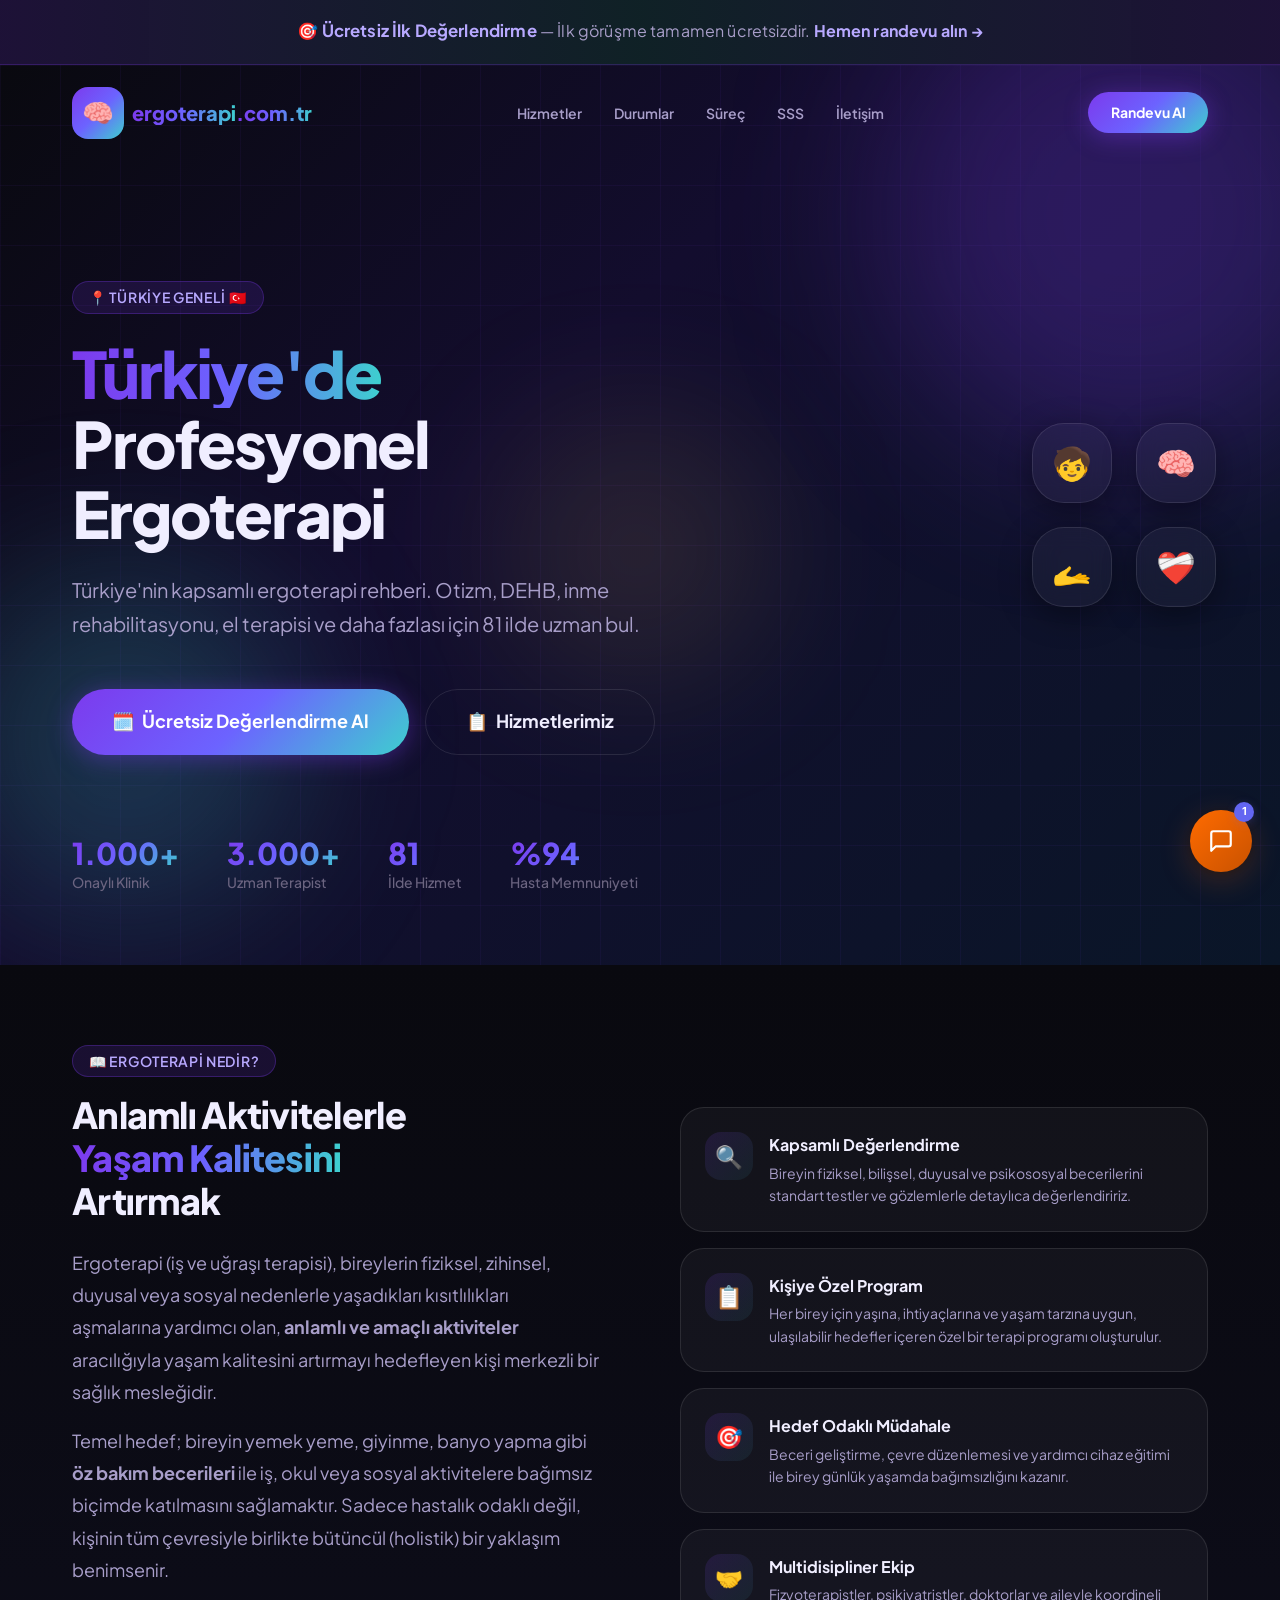
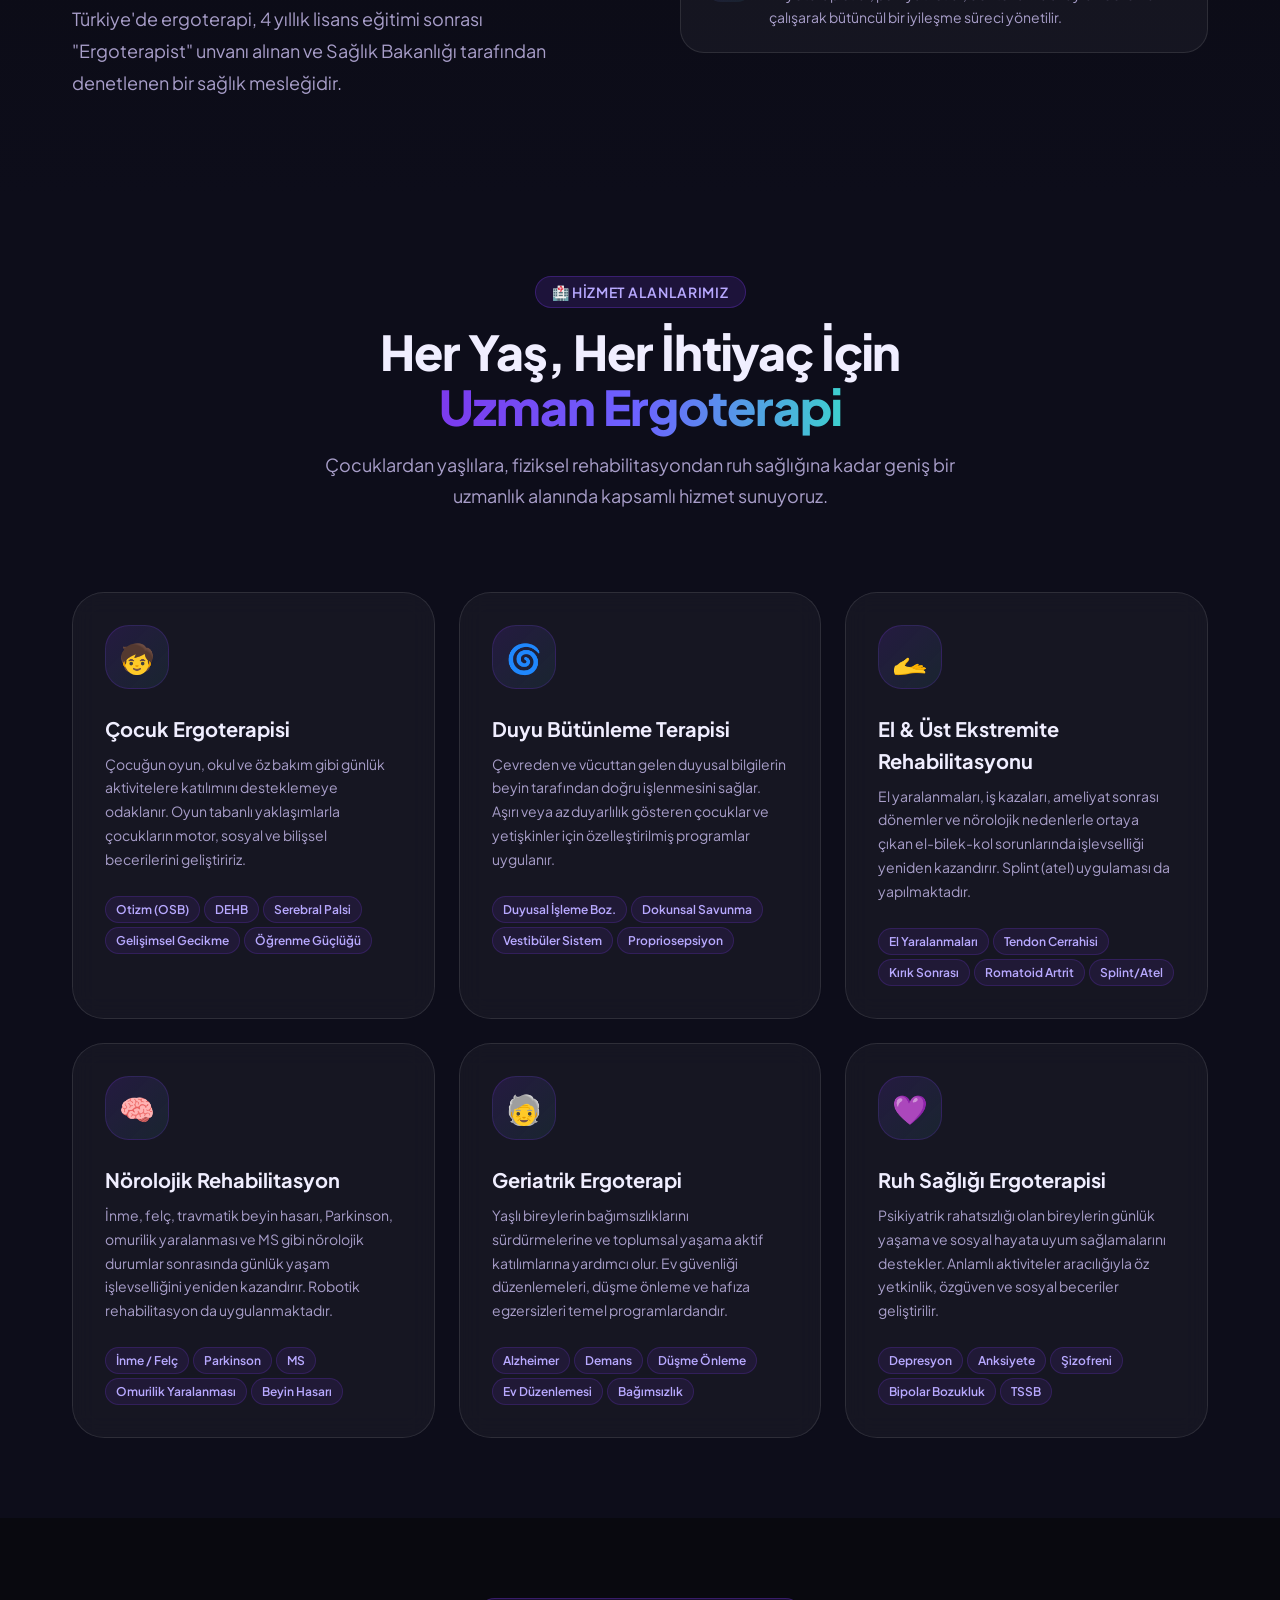
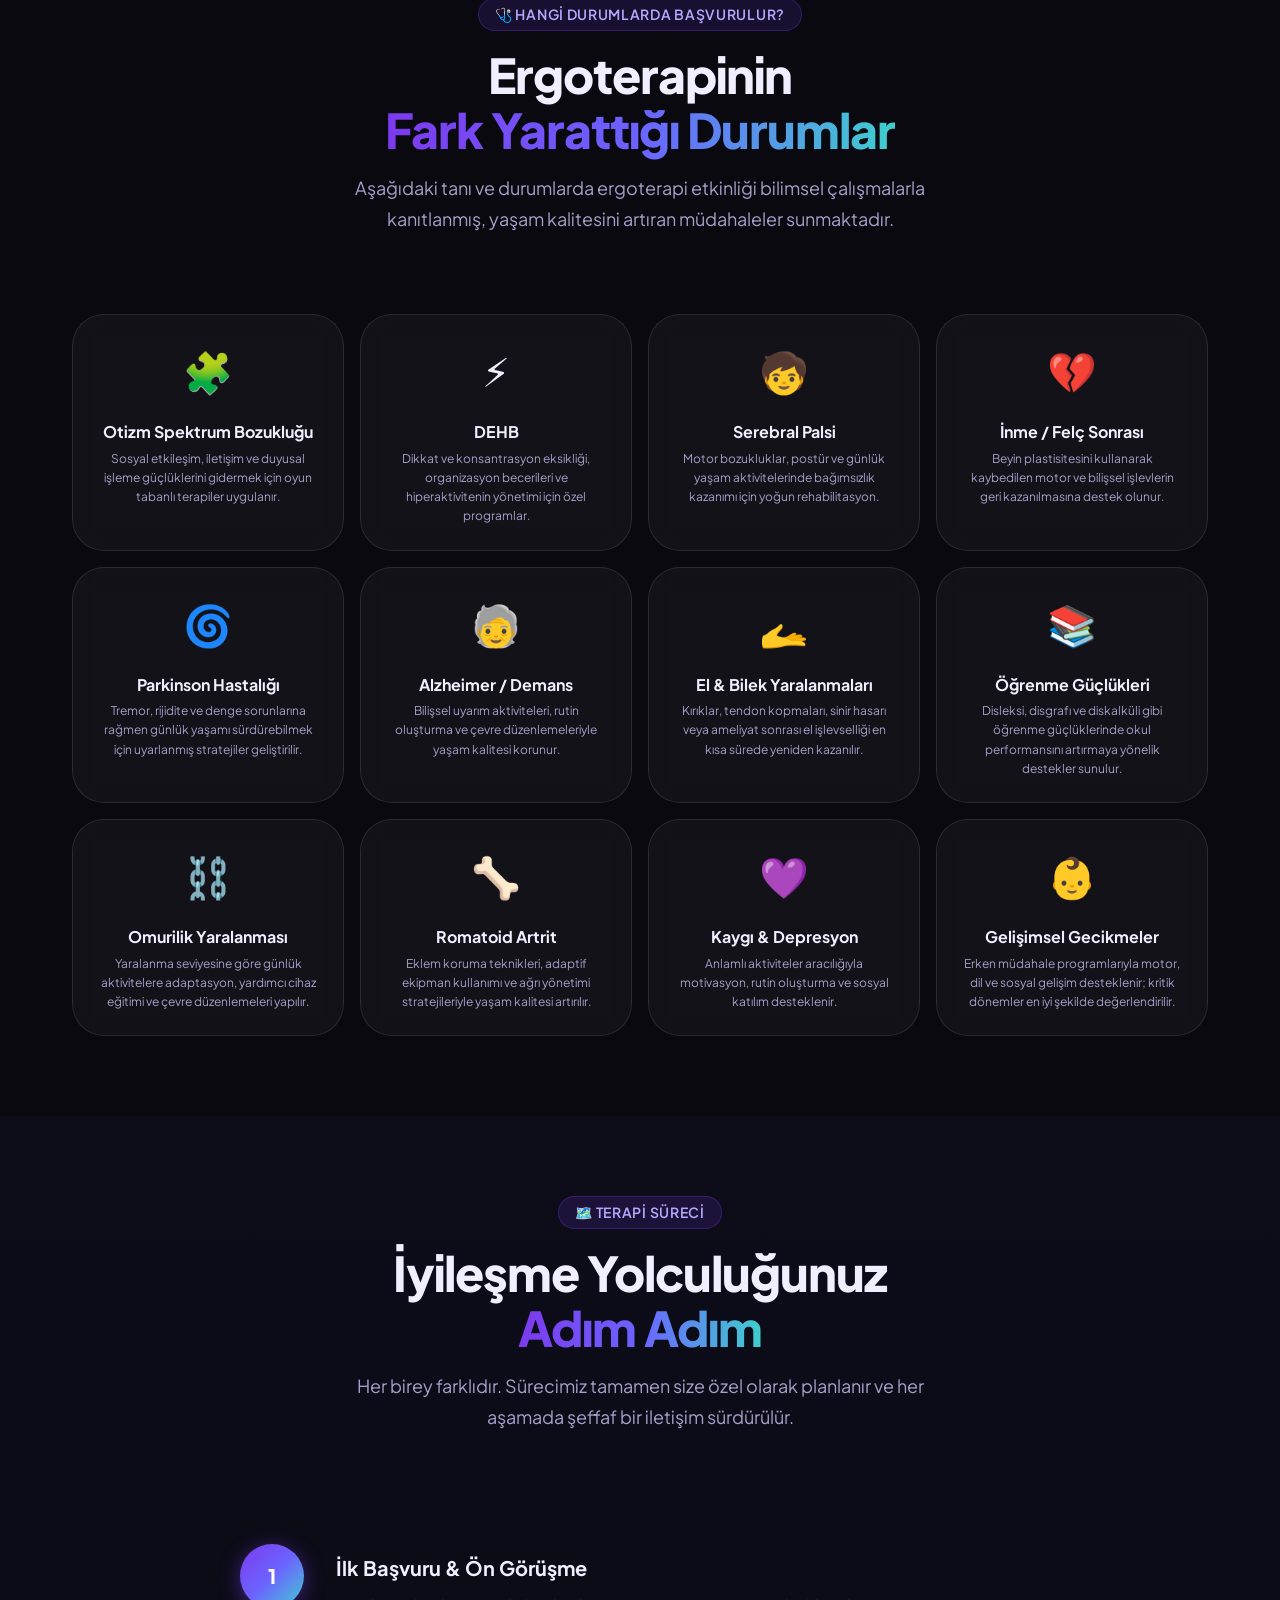
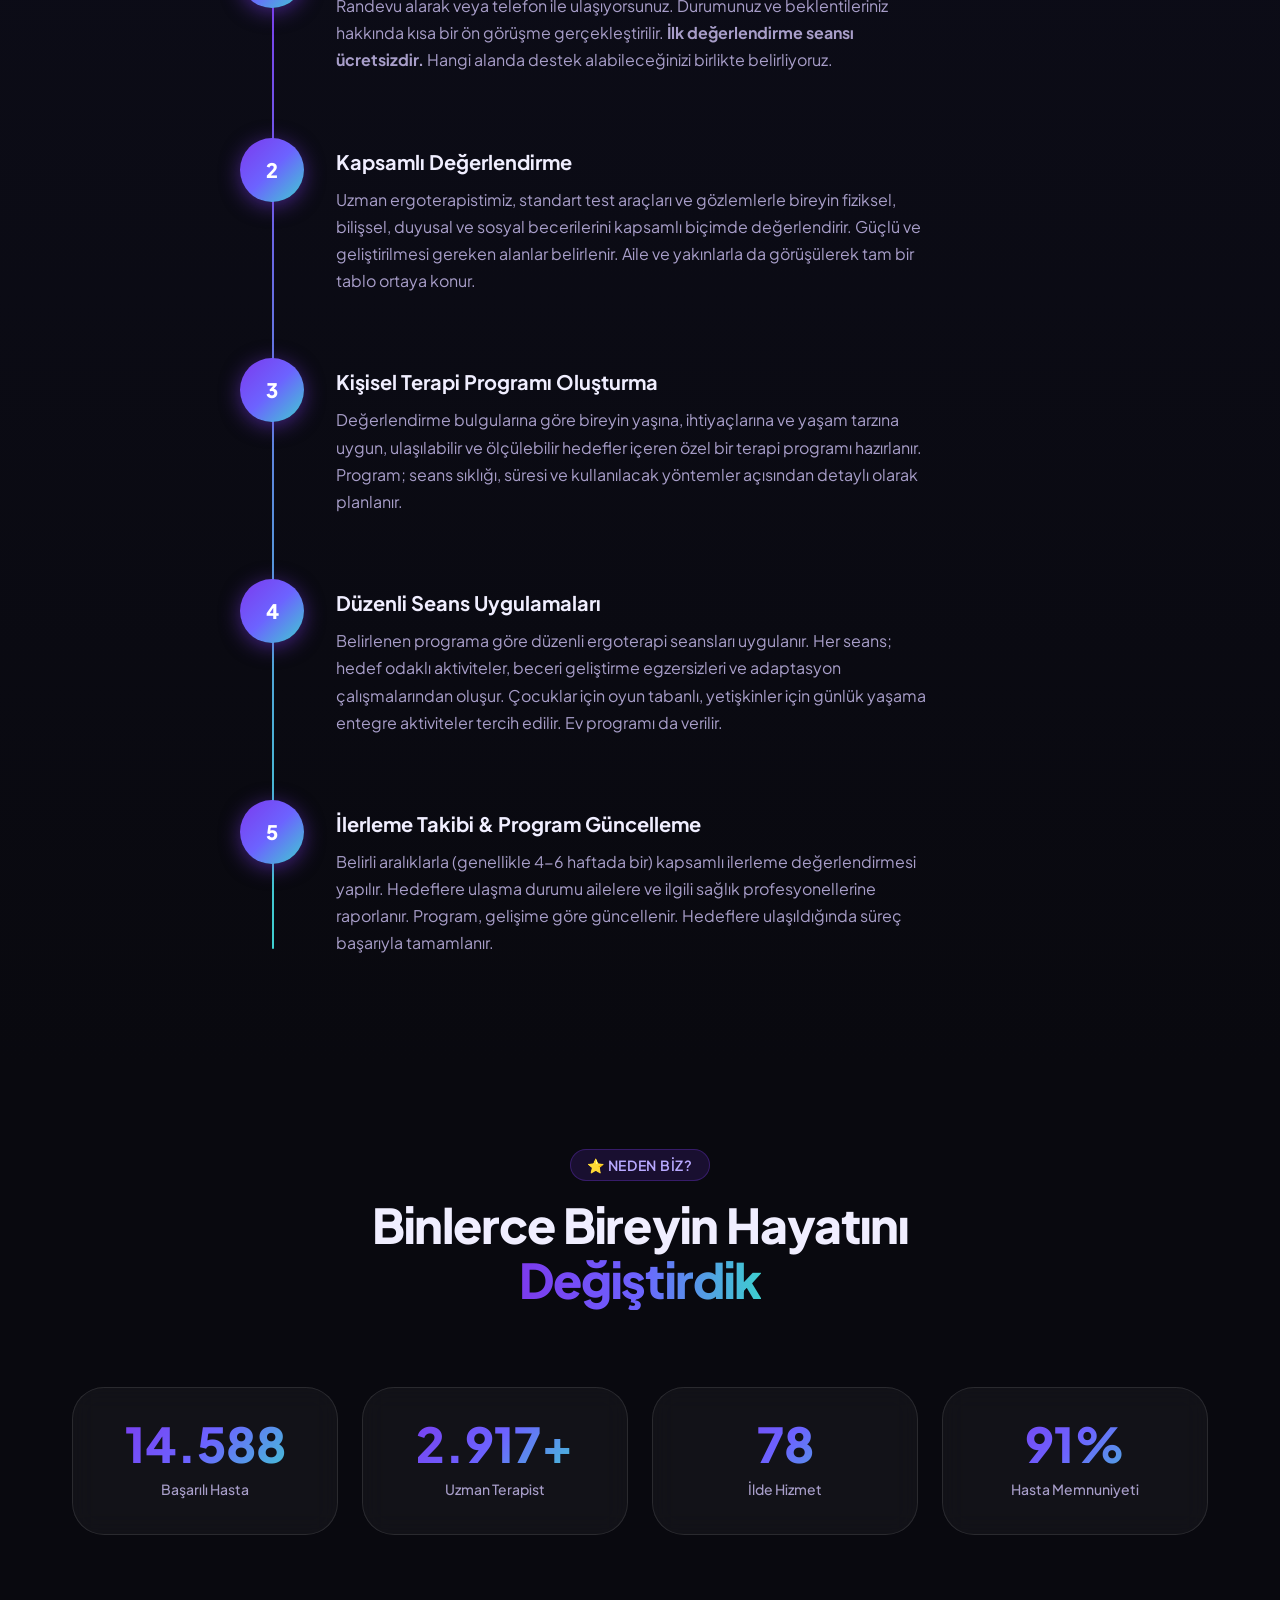
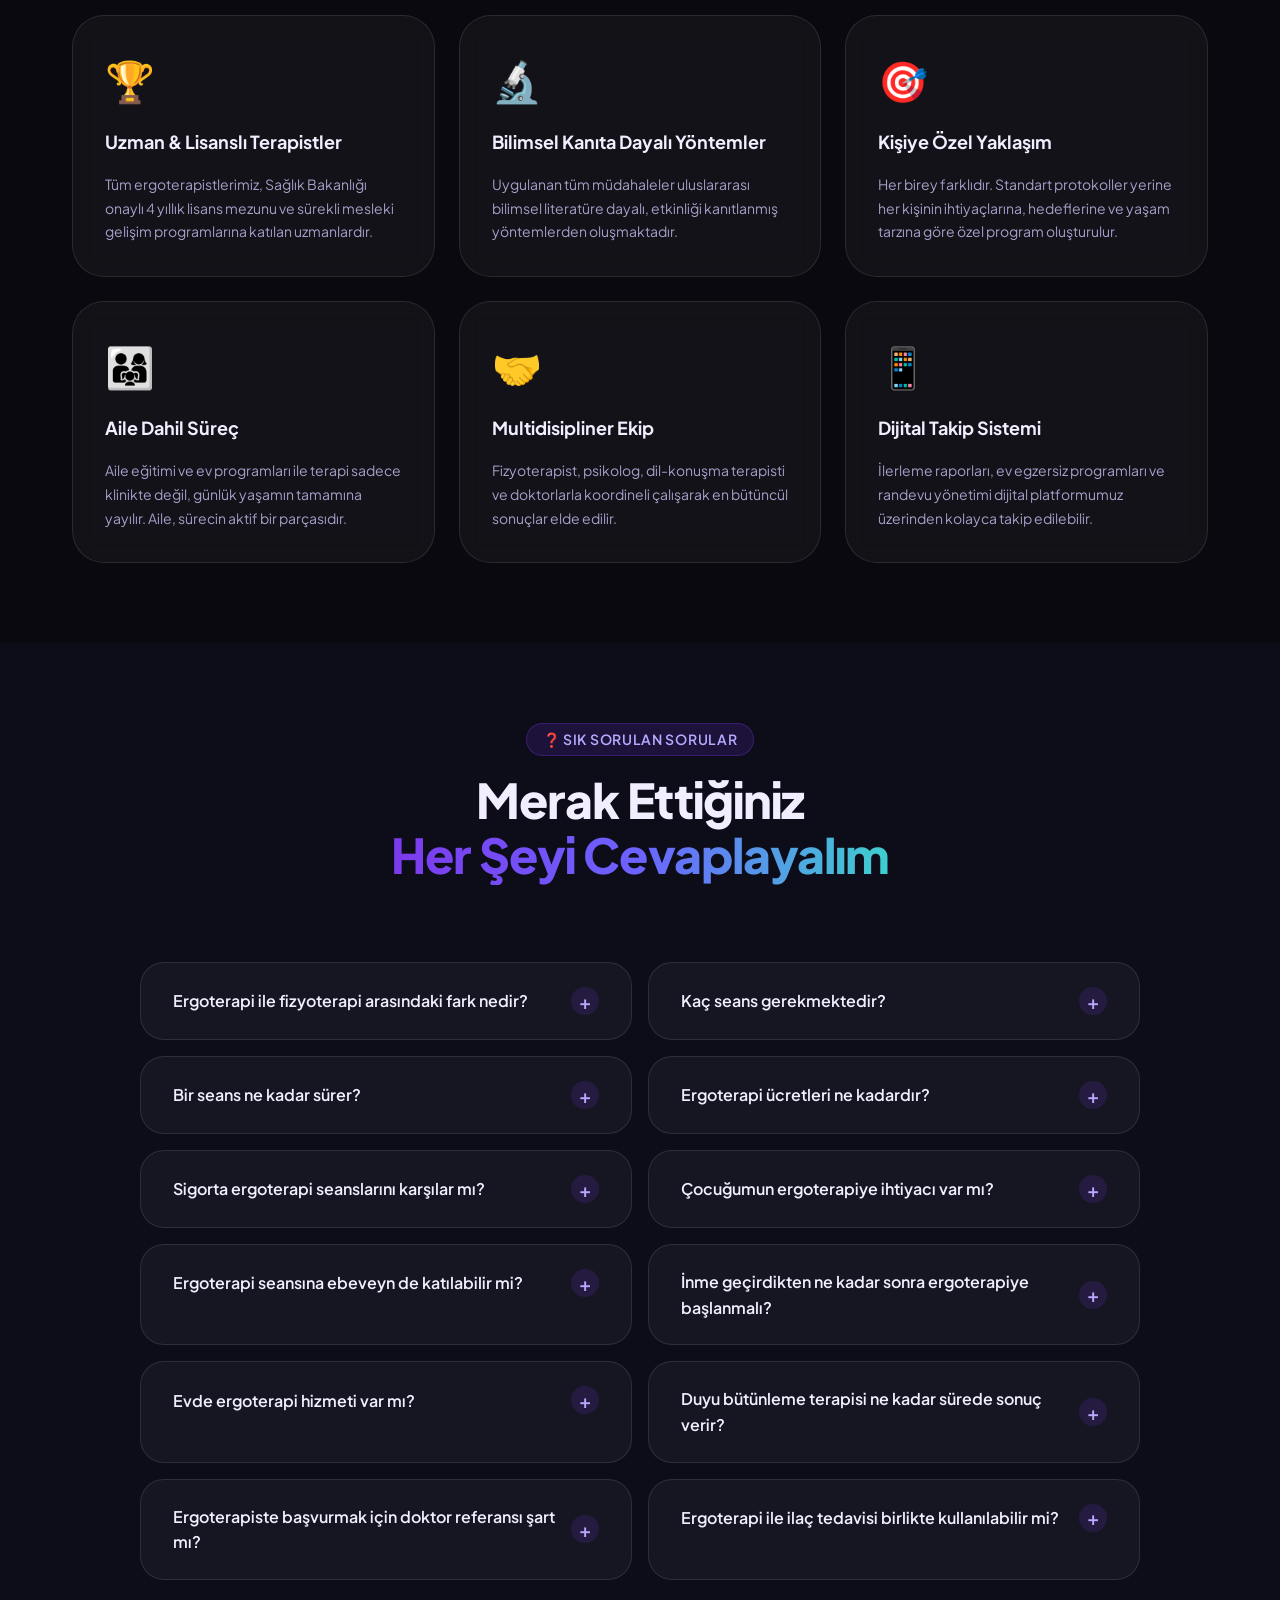
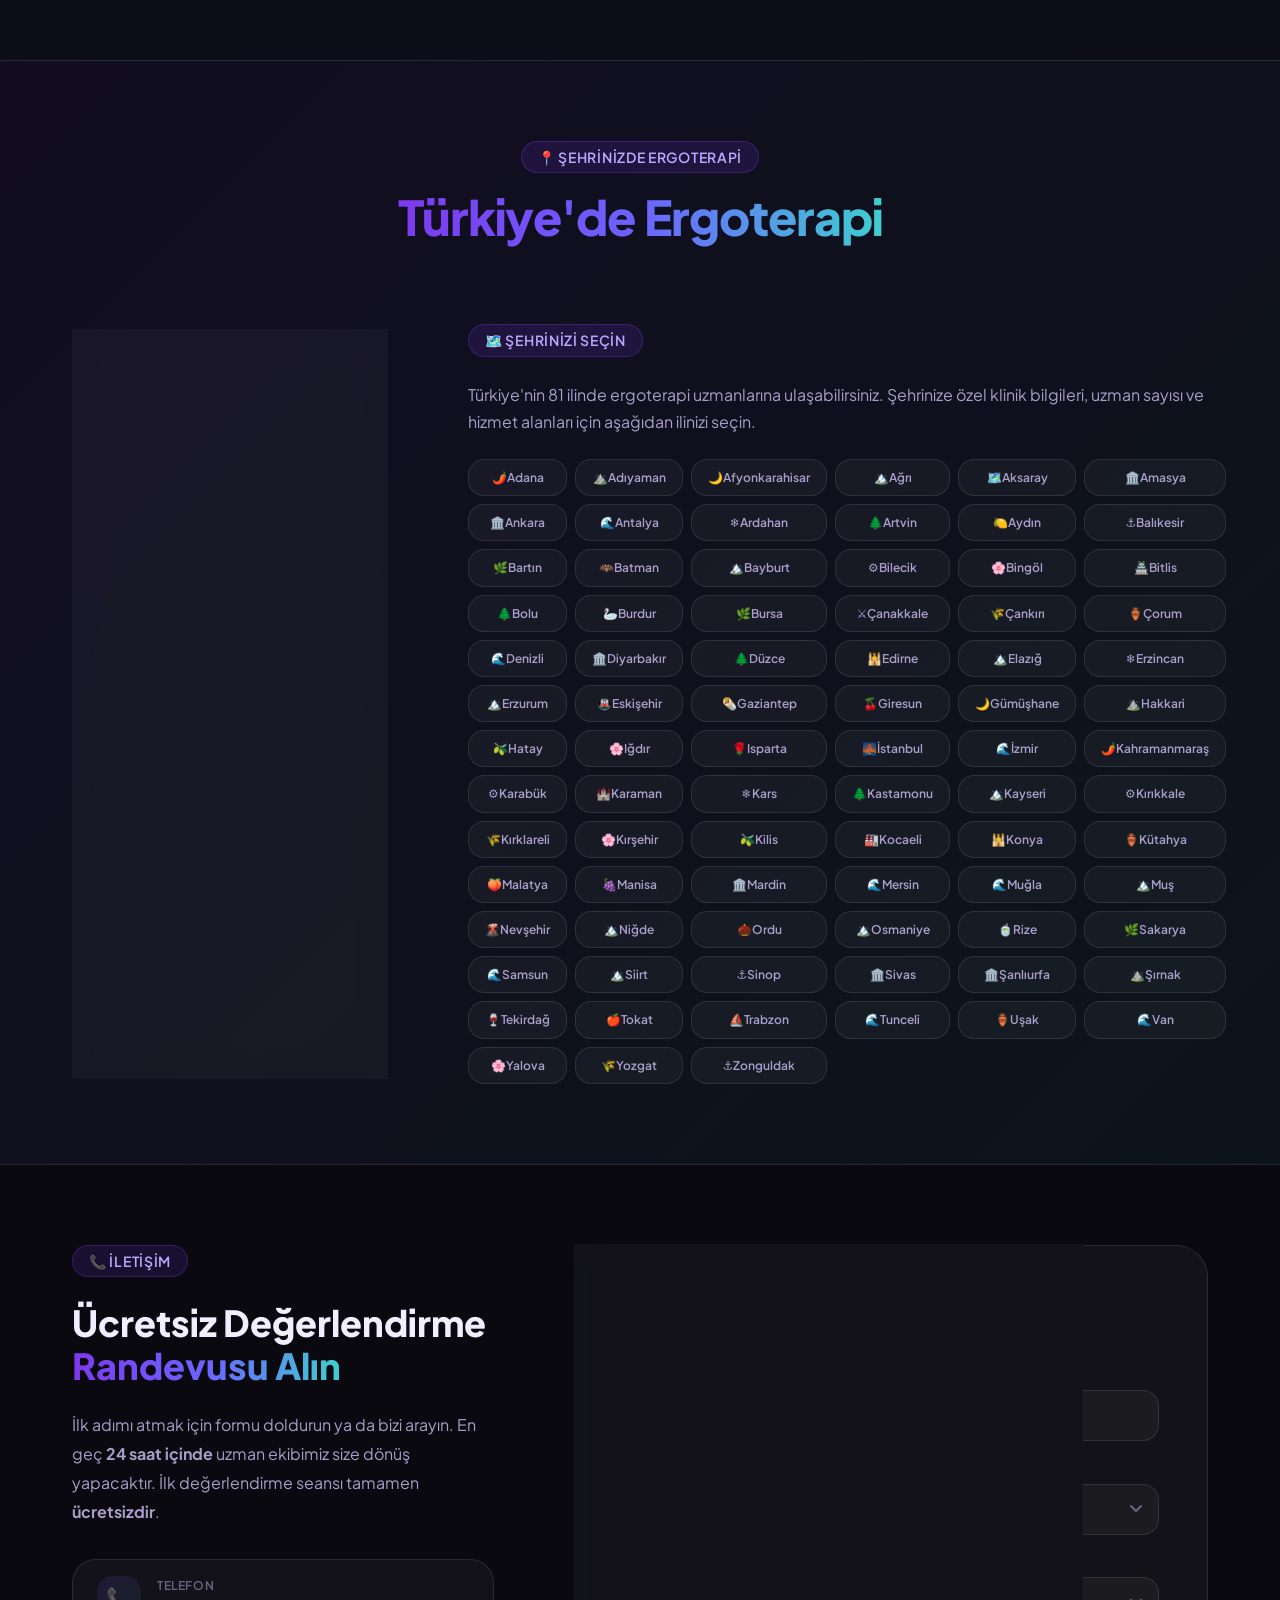
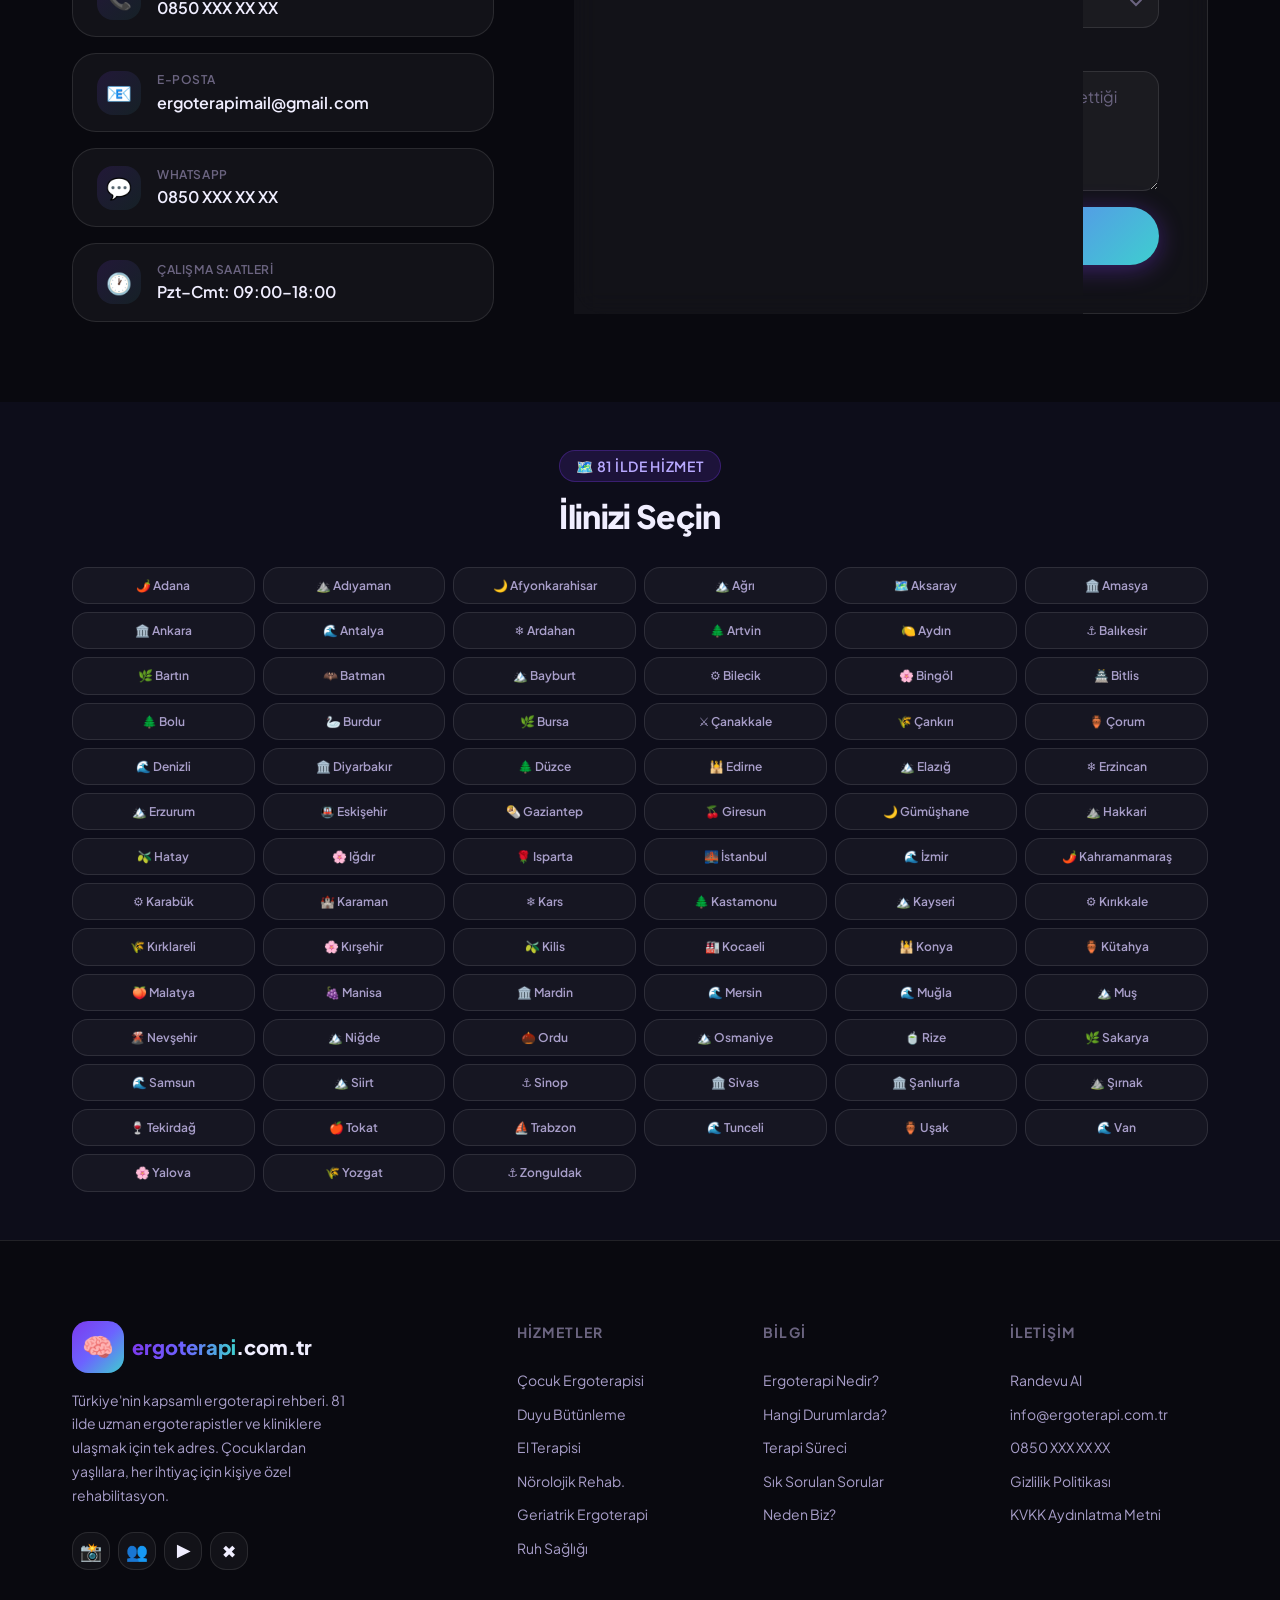
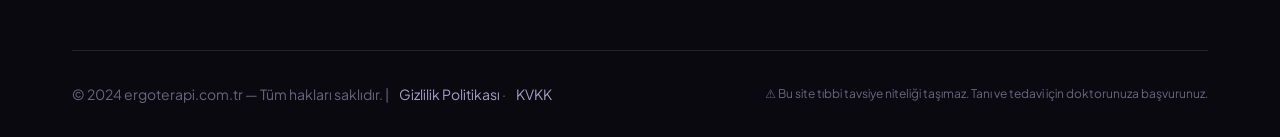
<file: index.html>
<!DOCTYPE html>
<html lang="tr">
<head>
  <meta charset="UTF-8" />
  <meta name="viewport" content="width=device-width, initial-scale=1.0" />

  <!-- SEO — dynamically updated by app.js -->
  <title>Ergoterapi.com.tr | Türkiye'nin Ergoterapi Rehberi</title>
  <meta name="description" content="Türkiye genelinde ergoterapi klinik ve uzman rehberi. Çocuk ergoterapisi, nörolojik rehabilitasyon, el terapisi ve daha fazlası için şehrinizi seçin." />
  <meta name="keywords" content="ergoterapi, ergoterapist, occupational therapy, çocuk ergoterapisi, otizm terapisi, DEHB, duyu bütünleme, inme rehabilitasyonu, el terapisi, Türkiye" />
  <meta name="robots" content="index, follow" />
  <meta name="author" content="ergoterapi.com.tr" />
  <link rel="canonical" href="https://ergoterapi.com.tr" />

  <!-- Open Graph -->
  <meta property="og:type" content="website" />
  <meta property="og:title" content="Ergoterapi.com.tr | Türkiye'nin Ergoterapi Rehberi" />
  <meta property="og:description" content="81 ilde uzman ergoterapist ve klinik bul. Kişiye özel rehabilitasyon programları." />
  <meta property="og:url" content="https://ergoterapi.com.tr" />
  <meta property="og:locale" content="tr_TR" />

  <!-- Twitter Card -->
  <meta name="twitter:card" content="summary_large_image" />
  <meta name="twitter:title" content="Ergoterapi.com.tr" />
  <meta name="twitter:description" content="Türkiye'nin ergoterapi rehberi — 81 ilde uzman bul." />

  <!-- Fonts -->
  <link rel="preconnect" href="https://fonts.googleapis.com" />
  <link rel="preconnect" href="https://fonts.gstatic.com" crossorigin />
  <link href="https://fonts.googleapis.com/css2?family=Plus+Jakarta+Sans:wght@300;400;500;600;700;800&display=swap" rel="stylesheet" />

  <!-- CSS -->
  <link rel="stylesheet" href="assets/css/style.css" />

  <!-- Favicon — set by admin panel via localStorage -->
  <link rel="icon" id="site-favicon" href="data:image/svg+xml,<svg xmlns='http://www.w3.org/2000/svg' viewBox='0 0 100 100'><text y='.9em' font-size='90'>🧠</text></svg>" />

  <!-- Admin Settings Loader (runs before render to avoid flash) -->
  <script>
    (function(){
      try {
        var s = JSON.parse(localStorage.getItem('ergo_admin_settings') || '{}');
        if (s.favicon)   document.getElementById('site-favicon').href = s.favicon;
        if (s.siteTitle) document.title = s.siteTitle;
      } catch(e){}
    })();
  </script>
</head>
<body>

<!-- ============================================================ -->
<!-- PAGE LOADER -->
<!-- ============================================================ -->
<div id="page-loader" class="page-loader">
  <div class="loader-logo">ergoterapi.com.tr</div>
  <div class="loader-bar"><div class="loader-bar-inner"></div></div>
</div>

<!-- ============================================================ -->
<!-- NOTICE BAR -->
<!-- ============================================================ -->
<div class="notice-bar" id="notice-bar">
  <strong id="notice-bar-text">🎯 Ücretsiz İlk Değerlendirme</strong> — İlk görüşme tamamen ücretsizdir. <a href="#contact" style="color:#B8A9FF;font-weight:700;">Hemen randevu alın →</a>
</div>

<!-- ============================================================ -->
<!-- NAVIGATION -->
<!-- ============================================================ -->
<nav id="navbar" class="navbar" role="navigation" aria-label="Ana menü">
  <div class="container">
    <div class="nav-inner">
      <a href="/" class="nav-logo" id="nav-logo" aria-label="ergoterapi.com.tr ana sayfa">
        <div class="nav-logo-icon" id="nav-logo-icon" aria-hidden="true">🧠</div>
        <div class="nav-logo-text" id="nav-logo-text">
          <span id="nav-site-name">ergoterapi</span><span id="nav-site-domain">.com.tr</span>
        </div>
      </a>

      <ul class="nav-links" role="list">
        <li><a href="#services" class="nav-link">Hizmetler</a></li>
        <li><a href="#conditions" class="nav-link">Durumlar</a></li>
        <li><a href="#process" class="nav-link">Süreç</a></li>
        <li><a href="#faq" class="nav-link">SSS</a></li>
        <li><a href="#contact" class="nav-link">İletişim</a></li>
      </ul>

      <a href="#contact" class="btn btn-primary nav-cta">Randevu Al</a>

      <button class="nav-toggle" id="nav-toggle" aria-label="Mobil menüyü aç" aria-expanded="false">
        <span></span><span></span><span></span>
      </button>
    </div>
  </div>
</nav>

<!-- Mobile Menu -->
<div id="mobile-menu" class="mobile-menu" role="dialog" aria-modal="true" aria-label="Mobil menü">
  <button id="mobile-menu-close" class="mobile-menu-close" aria-label="Menüyü kapat">✕</button>
  <a href="#services" class="nav-link mobile-nav-link">Hizmetler</a>
  <a href="#conditions" class="nav-link mobile-nav-link">Durumlar</a>
  <a href="#process" class="nav-link mobile-nav-link">Süreç</a>
  <a href="#faq" class="nav-link mobile-nav-link">SSS</a>
  <a href="#contact" class="nav-link mobile-nav-link">İletişim</a>
  <a href="#contact" class="btn btn-primary btn-lg">Randevu Al</a>
</div>

<!-- ============================================================ -->
<!-- HERO -->
<!-- ============================================================ -->
<section id="hero" class="hero" aria-label="Ana bölüm">
  <!-- Orbs -->
  <div class="hero-orb hero-orb-1" aria-hidden="true"></div>
  <div class="hero-orb hero-orb-2" aria-hidden="true"></div>
  <div class="hero-orb hero-orb-3" aria-hidden="true"></div>

  <div class="container">
    <div class="hero-content">
      <div class="hero-eyebrow">
        <span class="badge" id="hero-city-pill">📍 Türkiye Geneli 🇹🇷</span>
      </div>

      <h1 class="hero-title">
        <span class="city-name" id="hero-city-name">Türkiye'de</span><br />
        Profesyonel<br />
        <span id="hero-title-suffix">Ergoterapi</span>
      </h1>

      <p class="hero-subtitle" id="hero-subtitle">
        Türkiye'nin kapsamlı ergoterapi rehberi. Otizm, DEHB, inme rehabilitasyonu,
        el terapisi ve daha fazlası için 81 ilde uzman bul.
      </p>

      <div class="hero-actions">
        <a href="#contact" class="btn btn-primary btn-lg btn-pulse" id="hero-cta">
          <span>🗓️</span> Ücretsiz Değerlendirme Al
        </a>
        <a href="#services" class="btn btn-outline btn-lg">
          <span>📋</span> Hizmetlerimiz
        </a>
      </div>

      <div class="hero-stats">
        <div class="hero-stat">
          <span class="hero-stat-value" id="stat-clinics">1.000+</span>
          <span class="hero-stat-label">Onaylı Klinik</span>
        </div>
        <div class="hero-stat">
          <span class="hero-stat-value" id="stat-therapists">3.000+</span>
          <span class="hero-stat-label">Uzman Terapist</span>
        </div>
        <div class="hero-stat">
          <span class="hero-stat-value">81</span>
          <span class="hero-stat-label">İlde Hizmet</span>
        </div>
        <div class="hero-stat">
          <span class="hero-stat-value">%94</span>
          <span class="hero-stat-label">Hasta Memnuniyeti</span>
        </div>
      </div>
    </div>
  </div>

  <!-- Floating icons -->
  <div class="hero-floating" aria-hidden="true">
    <div class="float-icon">🧒</div>
    <div class="float-icon">🧠</div>
    <div class="float-icon">🫴</div>
    <div class="float-icon">❤️‍🩹</div>
  </div>
</section>

<!-- ============================================================ -->
<!-- WHAT IS ERGOTERAPI -->
<!-- ============================================================ -->
<section id="what-is" class="what-is section" aria-labelledby="what-is-heading">
  <div class="container">
    <div class="what-is-grid">
      <div class="what-is-content reveal">
        <div class="badge" style="margin-bottom: 1rem;">📖 Ergoterapi Nedir?</div>
        <h2 id="what-is-heading">
          Anlamlı Aktivitelerle<br />
          <span class="text-gradient">Yaşam Kalitesini</span><br />
          Artırmak
        </h2>
        <p>
          Ergoterapi (iş ve uğraşı terapisi), bireylerin fiziksel, zihinsel, duyusal veya sosyal
          nedenlerle yaşadıkları kısıtlılıkları aşmalarına yardımcı olan, <strong>anlamlı ve amaçlı
          aktiviteler</strong> aracılığıyla yaşam kalitesini artırmayı hedefleyen kişi merkezli bir
          sağlık mesleğidir.
        </p>
        <p>
          Temel hedef; bireyin yemek yeme, giyinme, banyo yapma gibi <strong>öz bakım becerileri</strong>
          ile iş, okul veya sosyal aktivitelere bağımsız biçimde katılmasını sağlamaktır. Sadece hastalık
          odaklı değil, kişinin tüm çevresiyle birlikte bütüncül (holistik) bir yaklaşım benimsenir.
        </p>
        <p>
          Türkiye'de ergoterapi, 4 yıllık lisans eğitimi sonrası "Ergoterapist" unvanı alınan
          ve Sağlık Bakanlığı tarafından denetlenen bir sağlık mesleğidir.
        </p>
      </div>

      <div class="what-is-pillars reveal reveal-delay-2">
        <div class="pillar">
          <div class="pillar-icon">🔍</div>
          <div class="pillar-content">
            <h4>Kapsamlı Değerlendirme</h4>
            <p>Bireyin fiziksel, bilişsel, duyusal ve psikososyal becerilerini standart testler
               ve gözlemlerle detaylıca değerlendiririz.</p>
          </div>
        </div>
        <div class="pillar">
          <div class="pillar-icon">📋</div>
          <div class="pillar-content">
            <h4>Kişiye Özel Program</h4>
            <p>Her birey için yaşına, ihtiyaçlarına ve yaşam tarzına uygun, ulaşılabilir
               hedefler içeren özel bir terapi programı oluşturulur.</p>
          </div>
        </div>
        <div class="pillar">
          <div class="pillar-icon">🎯</div>
          <div class="pillar-content">
            <h4>Hedef Odaklı Müdahale</h4>
            <p>Beceri geliştirme, çevre düzenlemesi ve yardımcı cihaz eğitimi ile birey
               günlük yaşamda bağımsızlığını kazanır.</p>
          </div>
        </div>
        <div class="pillar">
          <div class="pillar-icon">🤝</div>
          <div class="pillar-content">
            <h4>Multidisipliner Ekip</h4>
            <p>Fizyoterapistler, psikiyatristler, doktorlar ve aileyle koordineli çalışarak
               bütüncül bir iyileşme süreci yönetilir.</p>
          </div>
        </div>
      </div>
    </div>
  </div>
</section>

<!-- ============================================================ -->
<!-- SERVICES -->
<!-- ============================================================ -->
<section id="services" class="services section" aria-labelledby="services-heading">
  <div class="container">
    <div class="section-header reveal">
      <span class="badge">🏥 Hizmet Alanlarımız</span>
      <h2 class="section-title" id="services-heading">
        Her Yaş, Her İhtiyaç İçin<br />
        <span class="text-gradient">Uzman Ergoterapi</span>
      </h2>
      <p class="section-subtitle">
        Çocuklardan yaşlılara, fiziksel rehabilitasyondan ruh sağlığına kadar
        geniş bir uzmanlık alanında kapsamlı hizmet sunuyoruz.
      </p>
    </div>

    <div class="services-grid">
      <!-- Service 1 -->
      <article class="glass-card gradient-border service-card reveal" id="service-child">
        <div class="service-icon">🧒</div>
        <h3>Çocuk Ergoterapisi</h3>
        <p>
          Çocuğun oyun, okul ve öz bakım gibi günlük aktivitelere katılımını
          desteklemeye odaklanır. Oyun tabanlı yaklaşımlarla çocukların motor,
          sosyal ve bilişsel becerilerini geliştiririz.
        </p>
        <div class="service-tags">
          <span class="service-tag">Otizm (OSB)</span>
          <span class="service-tag">DEHB</span>
          <span class="service-tag">Serebral Palsi</span>
          <span class="service-tag">Gelişimsel Gecikme</span>
          <span class="service-tag">Öğrenme Güçlüğü</span>
        </div>
      </article>

      <!-- Service 2 -->
      <article class="glass-card gradient-border service-card reveal reveal-delay-1" id="service-sensory">
        <div class="service-icon">🌀</div>
        <h3>Duyu Bütünleme Terapisi</h3>
        <p>
          Çevreden ve vücuttan gelen duyusal bilgilerin beyin tarafından doğru
          işlenmesini sağlar. Aşırı veya az duyarlılık gösteren çocuklar ve
          yetişkinler için özelleştirilmiş programlar uygulanır.
        </p>
        <div class="service-tags">
          <span class="service-tag">Duyusal İşleme Boz.</span>
          <span class="service-tag">Dokunsal Savunma</span>
          <span class="service-tag">Vestibüler Sistem</span>
          <span class="service-tag">Propriosepsiyon</span>
        </div>
      </article>

      <!-- Service 3 -->
      <article class="glass-card gradient-border service-card reveal reveal-delay-2" id="service-hand">
        <div class="service-icon">🫴</div>
        <h3>El & Üst Ekstremite Rehabilitasyonu</h3>
        <p>
          El yaralanmaları, iş kazaları, ameliyat sonrası dönemler ve nörolojik
          nedenlerle ortaya çıkan el-bilek-kol sorunlarında işlevselliği
          yeniden kazandırır. Splint (atel) uygulaması da yapılmaktadır.
        </p>
        <div class="service-tags">
          <span class="service-tag">El Yaralanmaları</span>
          <span class="service-tag">Tendon Cerrahisi</span>
          <span class="service-tag">Kırık Sonrası</span>
          <span class="service-tag">Romatoid Artrit</span>
          <span class="service-tag">Splint/Atel</span>
        </div>
      </article>

      <!-- Service 4 -->
      <article class="glass-card gradient-border service-card reveal" id="service-neuro">
        <div class="service-icon">🧠</div>
        <h3>Nörolojik Rehabilitasyon</h3>
        <p>
          İnme, felç, travmatik beyin hasarı, Parkinson, omurilik yaralanması
          ve MS gibi nörolojik durumlar sonrasında günlük yaşam işlevselliğini
          yeniden kazandırır. Robotik rehabilitasyon da uygulanmaktadır.
        </p>
        <div class="service-tags">
          <span class="service-tag">İnme / Felç</span>
          <span class="service-tag">Parkinson</span>
          <span class="service-tag">MS</span>
          <span class="service-tag">Omurilik Yaralanması</span>
          <span class="service-tag">Beyin Hasarı</span>
        </div>
      </article>

      <!-- Service 5 -->
      <article class="glass-card gradient-border service-card reveal reveal-delay-1" id="service-geriatric">
        <div class="service-icon">🧓</div>
        <h3>Geriatrik Ergoterapi</h3>
        <p>
          Yaşlı bireylerin bağımsızlıklarını sürdürmelerine ve toplumsal
          yaşama aktif katılımlarına yardımcı olur. Ev güvenliği düzenlemeleri,
          düşme önleme ve hafıza egzersizleri temel programlardandır.
        </p>
        <div class="service-tags">
          <span class="service-tag">Alzheimer</span>
          <span class="service-tag">Demans</span>
          <span class="service-tag">Düşme Önleme</span>
          <span class="service-tag">Ev Düzenlemesi</span>
          <span class="service-tag">Bağımsızlık</span>
        </div>
      </article>

      <!-- Service 6 -->
      <article class="glass-card gradient-border service-card reveal reveal-delay-2" id="service-mental">
        <div class="service-icon">💜</div>
        <h3>Ruh Sağlığı Ergoterapisi</h3>
        <p>
          Psikiyatrik rahatsızlığı olan bireylerin günlük yaşama ve sosyal
          hayata uyum sağlamalarını destekler. Anlamlı aktiviteler aracılığıyla
          öz yetkinlik, özgüven ve sosyal beceriler geliştirilir.
        </p>
        <div class="service-tags">
          <span class="service-tag">Depresyon</span>
          <span class="service-tag">Anksiyete</span>
          <span class="service-tag">Şizofreni</span>
          <span class="service-tag">Bipolar Bozukluk</span>
          <span class="service-tag">TSSB</span>
        </div>
      </article>
    </div>
  </div>
</section>

<!-- ============================================================ -->
<!-- CONDITIONS (HASTALIKLAR / DURUMLAR) -->
<!-- ============================================================ -->
<section id="conditions" class="conditions section" aria-labelledby="conditions-heading">
  <div class="container">
    <div class="section-header reveal">
      <span class="badge">🩺 Hangi Durumlarda Başvurulur?</span>
      <h2 class="section-title" id="conditions-heading">
        Ergoterapinin<br />
        <span class="text-gradient">Fark Yarattığı Durumlar</span>
      </h2>
      <p class="section-subtitle">
        Aşağıdaki tanı ve durumlarda ergoterapi etkinliği bilimsel çalışmalarla
        kanıtlanmış, yaşam kalitesini artıran müdahaleler sunmaktadır.
      </p>
    </div>

    <div class="conditions-grid">
      <div class="glass-card condition-card reveal">
        <span class="condition-emoji">🧩</span>
        <h3>Otizm Spektrum Bozukluğu</h3>
        <p>Sosyal etkileşim, iletişim ve duyusal işleme güçlüklerini gidermek için oyun tabanlı terapiler uygulanır.</p>
      </div>

      <div class="glass-card condition-card reveal reveal-delay-1">
        <span class="condition-emoji">⚡</span>
        <h3>DEHB</h3>
        <p>Dikkat ve konsantrasyon eksikliği, organizasyon becerileri ve hiperaktivitenin yönetimi için özel programlar.</p>
      </div>

      <div class="glass-card condition-card reveal reveal-delay-2">
        <span class="condition-emoji">🧒</span>
        <h3>Serebral Palsi</h3>
        <p>Motor bozukluklar, postür ve günlük yaşam aktivitelerinde bağımsızlık kazanımı için yoğun rehabilitasyon.</p>
      </div>

      <div class="glass-card condition-card reveal reveal-delay-3">
        <span class="condition-emoji">💔</span>
        <h3>İnme / Felç Sonrası</h3>
        <p>Beyin plastisitesini kullanarak kaybedilen motor ve bilişsel işlevlerin geri kazanılmasına destek olunur.</p>
      </div>

      <div class="glass-card condition-card reveal">
        <span class="condition-emoji">🌀</span>
        <h3>Parkinson Hastalığı</h3>
        <p>Tremor, rijidite ve denge sorunlarına rağmen günlük yaşamı sürdürebilmek için uyarlanmış stratejiler geliştirilir.</p>
      </div>

      <div class="glass-card condition-card reveal reveal-delay-1">
        <span class="condition-emoji">🧓</span>
        <h3>Alzheimer / Demans</h3>
        <p>Bilişsel uyarım aktiviteleri, rutin oluşturma ve çevre düzenlemeleriyle yaşam kalitesi korunur.</p>
      </div>

      <div class="glass-card condition-card reveal reveal-delay-2">
        <span class="condition-emoji">🫴</span>
        <h3>El & Bilek Yaralanmaları</h3>
        <p>Kırıklar, tendon kopmaları, sinir hasarı veya ameliyat sonrası el işlevselliği en kısa sürede yeniden kazanılır.</p>
      </div>

      <div class="glass-card condition-card reveal reveal-delay-3">
        <span class="condition-emoji">📚</span>
        <h3>Öğrenme Güçlükleri</h3>
        <p>Disleksi, disgrafı ve diskalküli gibi öğrenme güçlüklerinde okul performansını artırmaya yönelik destekler sunulur.</p>
      </div>

      <div class="glass-card condition-card reveal">
        <span class="condition-emoji">⛓️</span>
        <h3>Omurilik Yaralanması</h3>
        <p>Yaralanma seviyesine göre günlük aktivitelere adaptasyon, yardımcı cihaz eğitimi ve çevre düzenlemeleri yapılır.</p>
      </div>

      <div class="glass-card condition-card reveal reveal-delay-1">
        <span class="condition-emoji">🦴</span>
        <h3>Romatoid Artrit</h3>
        <p>Eklem koruma teknikleri, adaptif ekipman kullanımı ve ağrı yönetimi stratejileriyle yaşam kalitesi artırılır.</p>
      </div>

      <div class="glass-card condition-card reveal reveal-delay-2">
        <span class="condition-emoji">💜</span>
        <h3>Kaygı & Depresyon</h3>
        <p>Anlamlı aktiviteler aracılığıyla motivasyon, rutin oluşturma ve sosyal katılım desteklenir.</p>
      </div>

      <div class="glass-card condition-card reveal reveal-delay-3">
        <span class="condition-emoji">👶</span>
        <h3>Gelişimsel Gecikmeler</h3>
        <p>Erken müdahale programlarıyla motor, dil ve sosyal gelişim desteklenir; kritik dönemler en iyi şekilde değerlendirilir.</p>
      </div>
    </div>
  </div>
</section>

<!-- ============================================================ -->
<!-- PROCESS -->
<!-- ============================================================ -->
<section id="process" class="process section" aria-labelledby="process-heading">
  <div class="container">
    <div class="section-header reveal">
      <span class="badge">🗺️ Terapi Süreci</span>
      <h2 class="section-title" id="process-heading">
        İyileşme Yolculuğunuz<br />
        <span class="text-gradient">Adım Adım</span>
      </h2>
      <p class="section-subtitle">
        Her birey farklıdır. Sürecimiz tamamen size özel olarak planlanır ve
        her aşamada şeffaf bir iletişim sürdürülür.
      </p>
    </div>

    <div class="process-steps" style="max-width: 800px; margin: 0 auto;">
      <div class="process-step reveal">
        <div class="step-number">1</div>
        <div class="step-content">
          <h3>İlk Başvuru & Ön Görüşme</h3>
          <p>
            Randevu alarak veya telefon ile ulaşıyorsunuz. Durumunuz ve beklentileriniz
            hakkında kısa bir ön görüşme gerçekleştirilir. <strong>İlk değerlendirme seansı ücretsizdir.</strong>
            Hangi alanda destek alabileceğinizi birlikte belirliyoruz.
          </p>
        </div>
      </div>

      <div class="process-step reveal reveal-delay-1">
        <div class="step-number">2</div>
        <div class="step-content">
          <h3>Kapsamlı Değerlendirme</h3>
          <p>
            Uzman ergoterapistimiz, standart test araçları ve gözlemlerle bireyin
            fiziksel, bilişsel, duyusal ve sosyal becerilerini kapsamlı biçimde değerlendirir.
            Güçlü ve geliştirilmesi gereken alanlar belirlenir. Aile ve yakınlarla da görüşülerek
            tam bir tablo ortaya konur.
          </p>
        </div>
      </div>

      <div class="process-step reveal reveal-delay-2">
        <div class="step-number">3</div>
        <div class="step-content">
          <h3>Kişisel Terapi Programı Oluşturma</h3>
          <p>
            Değerlendirme bulgularına göre bireyin yaşına, ihtiyaçlarına ve yaşam
            tarzına uygun, ulaşılabilir ve ölçülebilir hedefler içeren özel bir
            terapi programı hazırlanır. Program; seans sıklığı, süresi ve kullanılacak
            yöntemler açısından detaylı olarak planlanır.
          </p>
        </div>
      </div>

      <div class="process-step reveal reveal-delay-3">
        <div class="step-number">4</div>
        <div class="step-content">
          <h3>Düzenli Seans Uygulamaları</h3>
          <p>
            Belirlenen programa göre düzenli ergoterapi seansları uygulanır. Her seans;
            hedef odaklı aktiviteler, beceri geliştirme egzersizleri ve adaptasyon
            çalışmalarından oluşur. Çocuklar için oyun tabanlı, yetişkinler için
            günlük yaşama entegre aktiviteler tercih edilir. Ev programı da verilir.
          </p>
        </div>
      </div>

      <div class="process-step reveal reveal-delay-4">
        <div class="step-number">5</div>
        <div class="step-content">
          <h3>İlerleme Takibi & Program Güncelleme</h3>
          <p>
            Belirli aralıklarla (genellikle 4-6 haftada bir) kapsamlı ilerleme değerlendirmesi
            yapılır. Hedeflere ulaşma durumu ailelere ve ilgili sağlık profesyonellerine
            raporlanır. Program, gelişime göre güncellenir. Hedeflere ulaşıldığında
            süreç başarıyla tamamlanır.
          </p>
        </div>
      </div>
    </div>
  </div>
</section>

<!-- ============================================================ -->
<!-- WHY US — STATS -->
<!-- ============================================================ -->
<section id="why-us" class="why-us section" aria-labelledby="why-us-heading">
  <div class="container">
    <div class="section-header reveal">
      <span class="badge">⭐ Neden Biz?</span>
      <h2 class="section-title" id="why-us-heading">
        Binlerce Bireyin Hayatını<br />
        <span class="text-gradient">Değiştirdik</span>
      </h2>
    </div>

    <div class="stats-grid">
      <div class="glass-card stat-card reveal">
        <span class="stat-number" data-counter="15000">0</span>
        <span class="stat-label">Başarılı Hasta</span>
      </div>
      <div class="glass-card stat-card reveal reveal-delay-1">
        <span class="stat-number" data-counter="3000" data-suffix="+">0</span>
        <span class="stat-label">Uzman Terapist</span>
      </div>
      <div class="glass-card stat-card reveal reveal-delay-2">
        <span class="stat-number" data-counter="81">0</span>
        <span class="stat-label">İlde Hizmet</span>
      </div>
      <div class="glass-card stat-card reveal reveal-delay-3">
        <span class="stat-number" data-counter="94" data-suffix="%">0</span>
        <span class="stat-label">Hasta Memnuniyeti</span>
      </div>
    </div>

    <div class="why-reasons">
      <div class="glass-card reason-card reveal">
        <div class="reason-icon">🏆</div>
        <h3>Uzman & Lisanslı Terapistler</h3>
        <p>Tüm ergoterapistlerimiz, Sağlık Bakanlığı onaylı 4 yıllık lisans mezunu ve sürekli
           mesleki gelişim programlarına katılan uzmanlardır.</p>
      </div>
      <div class="glass-card reason-card reveal reveal-delay-1">
        <div class="reason-icon">🔬</div>
        <h3>Bilimsel Kanıta Dayalı Yöntemler</h3>
        <p>Uygulanan tüm müdahaleler uluslararası bilimsel literatüre dayalı, etkinliği kanıtlanmış
           yöntemlerden oluşmaktadır.</p>
      </div>
      <div class="glass-card reason-card reveal reveal-delay-2">
        <div class="reason-icon">🎯</div>
        <h3>Kişiye Özel Yaklaşım</h3>
        <p>Her birey farklıdır. Standart protokoller yerine her kişinin ihtiyaçlarına,
           hedeflerine ve yaşam tarzına göre özel program oluşturulur.</p>
      </div>
      <div class="glass-card reason-card reveal">
        <div class="reason-icon">👨‍👩‍👧</div>
        <h3>Aile Dahil Süreç</h3>
        <p>Aile eğitimi ve ev programları ile terapi sadece klinikte değil, günlük yaşamın
           tamamına yayılır. Aile, sürecin aktif bir parçasıdır.</p>
      </div>
      <div class="glass-card reason-card reveal reveal-delay-1">
        <div class="reason-icon">🤝</div>
        <h3>Multidisipliner Ekip</h3>
        <p>Fizyoterapist, psikolog, dil-konuşma terapisti ve doktorlarla koordineli çalışarak
           en bütüncül sonuçlar elde edilir.</p>
      </div>
      <div class="glass-card reason-card reveal reveal-delay-2">
        <div class="reason-icon">📱</div>
        <h3>Dijital Takip Sistemi</h3>
        <p>İlerleme raporları, ev egzersiz programları ve randevu yönetimi dijital platformumuz
           üzerinden kolayca takip edilebilir.</p>
      </div>
    </div>
  </div>
</section>

<!-- ============================================================ -->
<!-- FAQ -->
<!-- ============================================================ -->
<section id="faq" class="faq section" aria-labelledby="faq-heading">
  <div class="container">
    <div class="section-header reveal">
      <span class="badge">❓ Sık Sorulan Sorular</span>
      <h2 class="section-title" id="faq-heading">
        Merak Ettiğiniz<br />
        <span class="text-gradient">Her Şeyi Cevaplayalım</span>
      </h2>
    </div>

    <div class="faq-grid">

      <div class="faq-item reveal">
        <div class="faq-question" role="button" tabindex="0" aria-expanded="false">
          Ergoterapi ile fizyoterapi arasındaki fark nedir?
          <div class="faq-icon">+</div>
        </div>
        <div class="faq-answer">
          <div class="faq-answer-inner">
            Fizyoterapi; ağrı giderme, güçlendirme ve fiziksel fonksiyonu iyileştirmeye odaklanırken,
            ergoterapi bu fonksiyonları <strong>günlük yaşamda anlamlı aktivitelere dönüştürmeye</strong> odaklanır.
            Örneğin; fizyoterapi el kaslarını güçlendirirken, ergoterapi bu gücü kalem tutma,
            düğme ilikleme gibi işlevsel becerilere entegre eder. Sıklıkla birlikte çalışırlar.
          </div>
        </div>
      </div>

      <div class="faq-item reveal reveal-delay-1">
        <div class="faq-question" role="button" tabindex="0" aria-expanded="false">
          Kaç seans gerekmektedir?
          <div class="faq-icon">+</div>
        </div>
        <div class="faq-answer">
          <div class="faq-answer-inner">
            Seans sayısı; bireyin durumuna, hedeflerine ve ilerleme hızına göre değişir.
            Hafif durumlar için 8-12 seans yeterli olabilirken, kronik veya karmaşık
            durumlarda aylarca süren programlar uygulanabilir. Terapist, düzenli değerlendirmelerle
            sürecin ne zaman tamamlanacağını belirler.
          </div>
        </div>
      </div>

      <div class="faq-item reveal">
        <div class="faq-question" role="button" tabindex="0" aria-expanded="false">
          Bir seans ne kadar sürer?
          <div class="faq-icon">+</div>
        </div>
        <div class="faq-answer">
          <div class="faq-answer-inner">
            Standart bir ergoterapi seansı genellikle <strong>45-60 dakika</strong> sürer.
            Değerlendirme seansları ise 60-90 dakika arasında değişebilir.
            Çocuklarda seans süresi yaşa ve dikkate göre bazen 30-45 dakika olarak ayarlanır.
          </div>
        </div>
      </div>

      <div class="faq-item reveal reveal-delay-1">
        <div class="faq-question" role="button" tabindex="0" aria-expanded="false">
          Ergoterapi ücretleri ne kadardır?
          <div class="faq-icon">+</div>
        </div>
        <div class="faq-answer">
          <div class="faq-answer-inner">
            Türkiye'de seans başı ücretler genellikle <strong>500 TL ile 3.500 TL</strong> arasında
            değişmektedir. Ücret; şehir, kurumun türü (kamu/özel), terapistin deneyimi ve
            seans içeriğine göre farklılık gösterir. İlk değerlendirme seansımız ücretsizdir.
            Paket programlarda indirimli fiyatlar sunulabilmektedir.
          </div>
        </div>
      </div>

      <div class="faq-item reveal">
        <div class="faq-question" role="button" tabindex="0" aria-expanded="false">
          Sigorta ergoterapi seanslarını karşılar mı?
          <div class="faq-icon">+</div>
        </div>
        <div class="faq-answer">
          <div class="faq-answer-inner">
            SGK, devlet hastanelerindeki ergoterapi hizmetlerini kısmen karşılayabilir.
            Özel sağlık sigortaları ise farklı poliçe kapsamlarına göre değişmektedir.
            Bağlı olduğunuz sigorta şirketini veya SGK'yı arayarak kapsamınızı öğrenmenizi öneririz.
            Bazı özel klinikler sigorta kurumlarıyla anlaşmalı çalışmaktadır.
          </div>
        </div>
      </div>

      <div class="faq-item reveal reveal-delay-1">
        <div class="faq-question" role="button" tabindex="0" aria-expanded="false">
          Çocuğumun ergoterapiye ihtiyacı var mı?
          <div class="faq-icon">+</div>
        </div>
        <div class="faq-answer">
          <div class="faq-answer-inner">
            Aşağıdaki belirtiler varsa profesyonel değerlendirme önerilir: oyuncakları
            akranlarından farklı kullanma, giyinme-kalem tutma gibi becerilerde zorlanma,
            belirli dokulara veya seslere aşırı tepki, sosyal oyunlarda güçlük, düşük dikkat
            süresi, okumayı-yazmayı öğrenmede gecikme. Erken müdahale sonuçları önemli ölçüde
            iyileştirir.
          </div>
        </div>
      </div>

      <div class="faq-item reveal">
        <div class="faq-question" role="button" tabindex="0" aria-expanded="false">
          Ergoterapi seansına ebeveyn de katılabilir mi?
          <div class="faq-icon">+</div>
        </div>
        <div class="faq-answer">
          <div class="faq-answer-inner">
            Evet, özellikle çocuk ergoterapisinde ebeveyn katılımı teşvik edilir.
            Terapist, ebeveynlere ev programı ve stratejiler öğretir. Bazı seanslar
            ebeveynin aktif katılımıyla yürütülürken, bazı seansların bir bölümü
            gözlem için ayrılabilir. Ebeveyn katılımı sonuçları önemli ölçüde artırır.
          </div>
        </div>
      </div>

      <div class="faq-item reveal reveal-delay-1">
        <div class="faq-question" role="button" tabindex="0" aria-expanded="false">
          İnme geçirdikten ne kadar sonra ergoterapiye başlanmalı?
          <div class="faq-icon">+</div>
        </div>
        <div class="faq-answer">
          <div class="faq-answer-inner">
            İnme sonrası ergoterapi <strong>mümkün olan en erken aşamada</strong> başlanmalıdır.
            Beyin plastisitesi (yeniden öğrenme kapasitesi) ilk 3-6 ayda en yüksek
            seviyededir. Hastane yatışı sırasında bile yatakta başlanan ergoterapi
            uygulamaları mevcuttur. Geç başlansa da ergoterapi her aşamada fayda sağlar.
          </div>
        </div>
      </div>

      <div class="faq-item reveal">
        <div class="faq-question" role="button" tabindex="0" aria-expanded="false">
          Evde ergoterapi hizmeti var mı?
          <div class="faq-icon">+</div>
        </div>
        <div class="faq-answer">
          <div class="faq-answer-inner">
            Evet, hareket kısıtlılığı olan yaşlı bireyler ve yoğun bakım sonrası
            hastalar için <strong>evde ergoterapi hizmeti</strong> sunulmaktadır.
            Ayrıca ergoterapist, ev ortamını değerlendirerek güvenlik düzenlemeleri
            ve adaptasyonlar için önerilerde bulunabilir. Randevu formunda
            "Ev Ziyareti" seçeneğini işaretleyebilirsiniz.
          </div>
        </div>
      </div>

      <div class="faq-item reveal reveal-delay-1">
        <div class="faq-question" role="button" tabindex="0" aria-expanded="false">
          Duyu bütünleme terapisi ne kadar sürede sonuç verir?
          <div class="faq-icon">+</div>
        </div>
        <div class="faq-answer">
          <div class="faq-answer-inner">
            Duyu bütünleme terapisinde ilerleme bireyden bireye önemli ölçüde farklılık
            gösterir. Hafif duyusal sorunlarda 3-4 ayda belirgin iyileşme görülebilirken,
            daha karmaşık durumlarda 12-18 aylık bir süreç gerekebilir. Ev programının
            düzenli uygulanması ve ebeveyn katılımı süreci önemli ölçüde hızlandırır.
          </div>
        </div>
      </div>

      <div class="faq-item reveal">
        <div class="faq-question" role="button" tabindex="0" aria-expanded="false">
          Ergoterapiste başvurmak için doktor referansı şart mı?
          <div class="faq-icon">+</div>
        </div>
        <div class="faq-answer">
          <div class="faq-answer-inner">
            Özel kliniklere doğrudan başvurabilirsiniz; doktor referansı zorunlu değildir.
            Ancak devlet hastanesi ve SGK kapsamında ergoterapi almak istiyorsanız,
            ilgili uzman doktor (nörolog, fizik tedavi uzmanı, çocuk psikiyatristi vb.)
            tarafından yazılmış bir yönlendirme gerekmektedir.
          </div>
        </div>
      </div>

      <div class="faq-item reveal reveal-delay-1">
        <div class="faq-question" role="button" tabindex="0" aria-expanded="false">
          Ergoterapi ile ilaç tedavisi birlikte kullanılabilir mi?
          <div class="faq-icon">+</div>
        </div>
        <div class="faq-answer">
          <div class="faq-answer-inner">
            Evet, ergoterapi ilaç tedavisini tamamlayan bir yaklaşımdır.
            Özellikle DEHB, Parkinson, depresyon ve nörolojik hastalıklarda
            ilaç tedavisiyle birlikte uygulandığında sonuçlar önemli ölçüde
            iyileşmektedir. Terapistiniz, diğer sağlık profesyonelleriyle koordineli
            çalışarak en uygun programı planlar.
          </div>
        </div>
      </div>

    </div>
  </div>
</section>

<!-- ============================================================ -->
<!-- CITY SECTION -->
<!-- ============================================================ -->
<section id="city" class="city-section section" aria-labelledby="city-heading">
  <div class="container">
    <div class="section-header reveal">
      <span class="badge">📍 Şehrinizde Ergoterapi</span>
      <h2 class="section-title" id="city-heading">
        <span id="city-page-title" class="text-gradient">Türkiye'de Ergoterapi</span>
      </h2>
    </div>

    <div class="city-content">
      <div class="glass-card city-info-card reveal">
        <div class="city-info-header">
          <span class="city-flag" id="city-flag">🇹🇷</span>
          <div>
            <h3 id="city-section-name">Türkiye</h3>
            <p id="city-region">Tüm Bölgeler</p>
          </div>
        </div>

        <div class="city-meta">
          <div class="city-meta-item">
            <div class="label">Nüfus</div>
            <div class="value" id="city-population">85 Milyon</div>
          </div>
          <div class="city-meta-item">
            <div class="label">Klinik Sayısı</div>
            <div class="value" id="city-clinics">1.000+</div>
          </div>
          <div class="city-meta-item">
            <div class="label">Terapist Sayısı</div>
            <div class="value" id="city-therapists">3.000+</div>
          </div>
          <div class="city-meta-item">
            <div class="label">Kapsama Alanı</div>
            <div class="value">81 İl</div>
          </div>
        </div>

        <p class="city-description" id="city-description">
          Türkiye genelinde ergoterapi hizmetleri, 81 ilde aktif olarak sunulmaktadır.
          Uzman ergoterapistler çocuklardan yaşlılara kadar tüm yaş gruplarına kapsamlı
          rehabilitasyon programları uygulamaktadır.
        </p>

        <div class="service-tags" id="city-specialties" style="margin-top: 1rem;">
          <span class="service-tag">Tüm Uzmanlık Alanları</span>
        </div>
      </div>

      <div class="reveal reveal-delay-2">
        <div class="badge" style="margin-bottom: 1.5rem;">🗺️ Şehrinizi Seçin</div>
        <p style="color: var(--text-secondary); margin-bottom: 1.5rem; line-height: 1.7;">
          Türkiye'nin 81 ilinde ergoterapi uzmanlarına ulaşabilirsiniz.
          Şehrinize özel klinik bilgileri, uzman sayısı ve hizmet alanları için
          aşağıdan ilinizi seçin.
        </p>
        <div id="cities-grid" class="cities-grid">
          <!-- Filled by app.js -->
        </div>
      </div>
    </div>
  </div>
</section>

<!-- ============================================================ -->
<!-- CONTACT / APPOINTMENT -->
<!-- ============================================================ -->
<section id="contact" class="contact section" aria-labelledby="contact-heading">
  <div class="container">
    <div class="contact-wrapper">
      <div class="contact-info reveal">
        <span class="badge" style="margin-bottom: 1.5rem;">📞 İletişim</span>
        <h2 id="contact-heading">
          Ücretsiz Değerlendirme<br />
          <span class="text-gradient">Randevusu Alın</span>
        </h2>
        <p>
          İlk adımı atmak için formu doldurun ya da bizi arayın.
          En geç <strong>24 saat içinde</strong> uzman ekibimiz size dönüş yapacaktır.
          İlk değerlendirme seansı tamamen <strong>ücretsizdir</strong>.
        </p>

        <div class="contact-methods">
          <div class="contact-method">
            <div class="contact-method-icon">📞</div>
            <div class="contact-method-text">
              <div class="label">Telefon</div>
              <div class="value" id="contact-phone">0850 XXX XX XX</div>
            </div>
          </div>
          <div class="contact-method">
            <div class="contact-method-icon">📧</div>
            <div class="contact-method-text">
              <div class="label">E-posta</div>
              <div class="value" id="contact-email">info@ergoterapi.com.tr</div>
            </div>
          </div>
          <div class="contact-method">
            <div class="contact-method-icon">💬</div>
            <div class="contact-method-text">
              <div class="label">WhatsApp</div>
              <div class="value" id="contact-whatsapp">0850 XXX XX XX</div>
            </div>
          </div>
          <div class="contact-method">
            <div class="contact-method-icon">🕐</div>
            <div class="contact-method-text">
              <div class="label">Çalışma Saatleri</div>
              <div class="value" id="contact-hours">Pzt–Cmt: 09:00–18:00</div>
            </div>
          </div>
        </div>
      </div>

      <div class="glass-card contact-form reveal reveal-delay-2">
        <h3 class="form-title">🗓️ Randevu Formu</h3>

        <form id="contact-form" novalidate>
          <div class="form-grid">
            <div class="form-group">
              <label class="form-label" for="form-name">Ad Soyad *</label>
              <input type="text" id="form-name" class="form-input" placeholder="Adınız Soyadınız" required />
            </div>
            <div class="form-group">
              <label class="form-label" for="form-phone">Telefon *</label>
              <input type="tel" id="form-phone" class="form-input" placeholder="05XX XXX XX XX" required />
            </div>
            <div class="form-group">
              <label class="form-label" for="form-email">E-posta</label>
              <input type="email" id="form-email" class="form-input" placeholder="ornek@email.com" />
            </div>
            <div class="form-group">
              <label class="form-label" for="form-city">Şehir *</label>
              <select id="form-city" class="form-select" required>
                <!-- Filled by app.js -->
              </select>
            </div>
            <div class="form-group full">
              <label class="form-label" for="form-condition">Hangi Konuda Yardım Almak İstiyorsunuz?</label>
              <select id="form-condition" class="form-select">
                <option value="">Seçiniz</option>
                <option value="cocuk">Çocuk Ergoterapisi (Otizm, DEHB, Serebral Palsi vb.)</option>
                <option value="duyu">Duyu Bütünleme Terapisi</option>
                <option value="el">El & Üst Ekstremite Rehabilitasyonu</option>
                <option value="noro">Nörolojik Rehabilitasyon (İnme, Parkinson vb.)</option>
                <option value="geriatri">Geriatrik Ergoterapi (Alzheimer, Demans vb.)</option>
                <option value="ruh">Ruh Sağlığı Ergoterapisi</option>
                <option value="diger">Diğer / Bilmiyorum</option>
              </select>
            </div>
            <div class="form-group full">
              <label class="form-label" for="form-message">Mesajınız</label>
              <textarea id="form-message" class="form-textarea"
                placeholder="Durumunuzu kısaca açıklayın. Yaş, tanı, ne zamandır devam ettiği gibi bilgiler bize yardımcı olur..."
              ></textarea>
            </div>
          </div>

          <button type="submit" class="btn btn-primary btn-lg form-submit" id="form-submit-btn">
            <span>🚀</span> Ücretsiz Randevu Al
          </button>
        </form>

        <div id="form-success" class="form-success">
          ✅ Mesajınız alındı! 24 saat içinde uzman ekibimiz sizi arayacaktır.
        </div>
      </div>
    </div>
  </div>
</section>

<!-- ============================================================ -->
<!-- ALL CITIES LIST -->
<!-- ============================================================ -->
<section id="cities" class="cities-section section-sm" aria-label="Tüm iller">
  <div class="container">
    <div class="section-header reveal" style="margin-bottom: 2rem;">
      <span class="badge">🗺️ 81 İlde Hizmet</span>
      <h2 class="section-title" style="font-size: 2rem;">
        İlinizi Seçin
      </h2>
    </div>
    <div id="cities-grid-footer" class="cities-grid reveal">
      <!-- Filled by secondary call in footer area -->
    </div>
  </div>
</section>

<!-- ============================================================ -->
<!-- FOOTER -->
<!-- ============================================================ -->
<footer class="footer" role="contentinfo">
  <div class="container">
    <div class="footer-grid">
      <div class="footer-brand">
        <a href="/" class="nav-logo">
          <div class="nav-logo-icon">🧠</div>
          <div class="nav-logo-text"><span>ergoterapi</span>.com.tr</div>
        </a>
        <p>
          Türkiye'nin kapsamlı ergoterapi rehberi. 81 ilde uzman ergoterapistler ve
          kliniklere ulaşmak için tek adres. Çocuklardan yaşlılara, her ihtiyaç için
          kişiye özel rehabilitasyon.
        </p>
        <div class="social-links" style="margin-top: 1.5rem;">
          <a href="#" class="social-link" aria-label="Instagram">📸</a>
          <a href="#" class="social-link" aria-label="Facebook">👥</a>
          <a href="#" class="social-link" aria-label="YouTube">▶️</a>
          <a href="#" class="social-link" aria-label="Twitter/X">✖️</a>
        </div>
      </div>

      <div class="footer-col">
        <h4>Hizmetler</h4>
        <ul class="footer-links">
          <li><a href="#service-child">Çocuk Ergoterapisi</a></li>
          <li><a href="#service-sensory">Duyu Bütünleme</a></li>
          <li><a href="#service-hand">El Terapisi</a></li>
          <li><a href="#service-neuro">Nörolojik Rehab.</a></li>
          <li><a href="#service-geriatric">Geriatrik Ergoterapi</a></li>
          <li><a href="#service-mental">Ruh Sağlığı</a></li>
        </ul>
      </div>

      <div class="footer-col">
        <h4>Bilgi</h4>
        <ul class="footer-links">
          <li><a href="#what-is">Ergoterapi Nedir?</a></li>
          <li><a href="#conditions">Hangi Durumlarda?</a></li>
          <li><a href="#process">Terapi Süreci</a></li>
          <li><a href="#faq">Sık Sorulan Sorular</a></li>
          <li><a href="#why-us">Neden Biz?</a></li>
        </ul>
      </div>

      <div class="footer-col">
        <h4>İletişim</h4>
        <ul class="footer-links">
          <li><a href="#contact">Randevu Al</a></li>
          <li><a href="mailto:info@ergoterapi.com.tr">info@ergoterapi.com.tr</a></li>
          <li><a href="tel:+908501234567">0850 XXX XX XX</a></li>
          <li><a href="#">Gizlilik Politikası</a></li>
          <li><a href="#">KVKK Aydınlatma Metni</a></li>
        </ul>
      </div>
    </div>

    <div class="footer-bottom">
      <div>
        © 2024 ergoterapi.com.tr — Tüm hakları saklıdır. |
        <a href="#" style="margin-left: 0.5rem;">Gizlilik Politikası</a> ·
        <a href="#" style="margin-left: 0.5rem;">KVKK</a>
      </div>
      <div style="color: var(--text-muted); font-size: 0.75rem;">
        ⚠️ Bu site tıbbi tavsiye niteliği taşımaz. Tanı ve tedavi için doktorunuza başvurunuz.
      </div>
    </div>
  </div>
</footer>

<!-- ============================================================ -->
<!-- SCRIPTS (cities.js önce yüklenmeli) -->
<!-- ============================================================ -->
<script src="assets/js/cities.js"></script>
<script src="assets/js/app.js"></script>

<!-- Secondary cities grid for footer section -->
<script>
  document.addEventListener('DOMContentLoaded', () => {
    const footerGrid = document.getElementById('cities-grid-footer');
    if (footerGrid && typeof CITIES_LIST !== 'undefined') {
      footerGrid.innerHTML = CITIES_LIST.map(city => {
        return `<a href="/${city.slug}" class="city-link">${city.emoji} ${city.name}</a>`;
      }).join('');
    }

    // FAQ keyboard accessibility
    document.querySelectorAll('.faq-question').forEach(q => {
      q.addEventListener('keydown', (e) => {
        if (e.key === 'Enter' || e.key === ' ') {
          e.preventDefault();
          q.click();
        }
      });
    });
  });
</script>

<!-- Telegram Canlı Destek Widget -->
<script src="/assets/js/chatbox.js"></script>
<script>
  if (typeof HazeChat !== 'undefined') {
    HazeChat.init({
      apiMode:    "telegram",
      apiUrl:     "https://api.ergoterapi.com.tr/chat.php",
      botName:    "Ergoterapi Danışmanı",
      botAvatar:  "🧠",
      botStatus:  "Çevrimiçi",
      welcomeMsg: "Merhaba! 👋 Ergoterapi hakkında danışmak istediğiniz bir konu veya randevu talebiniz var mı?",
      quickReplies: ["Randevu Almak İstiyorum", "Ergoterapi Nedir?", "Seans Ücretleri", "İletişim & Konum"]
    });
  }
</script>

</body>
</html>
</file>
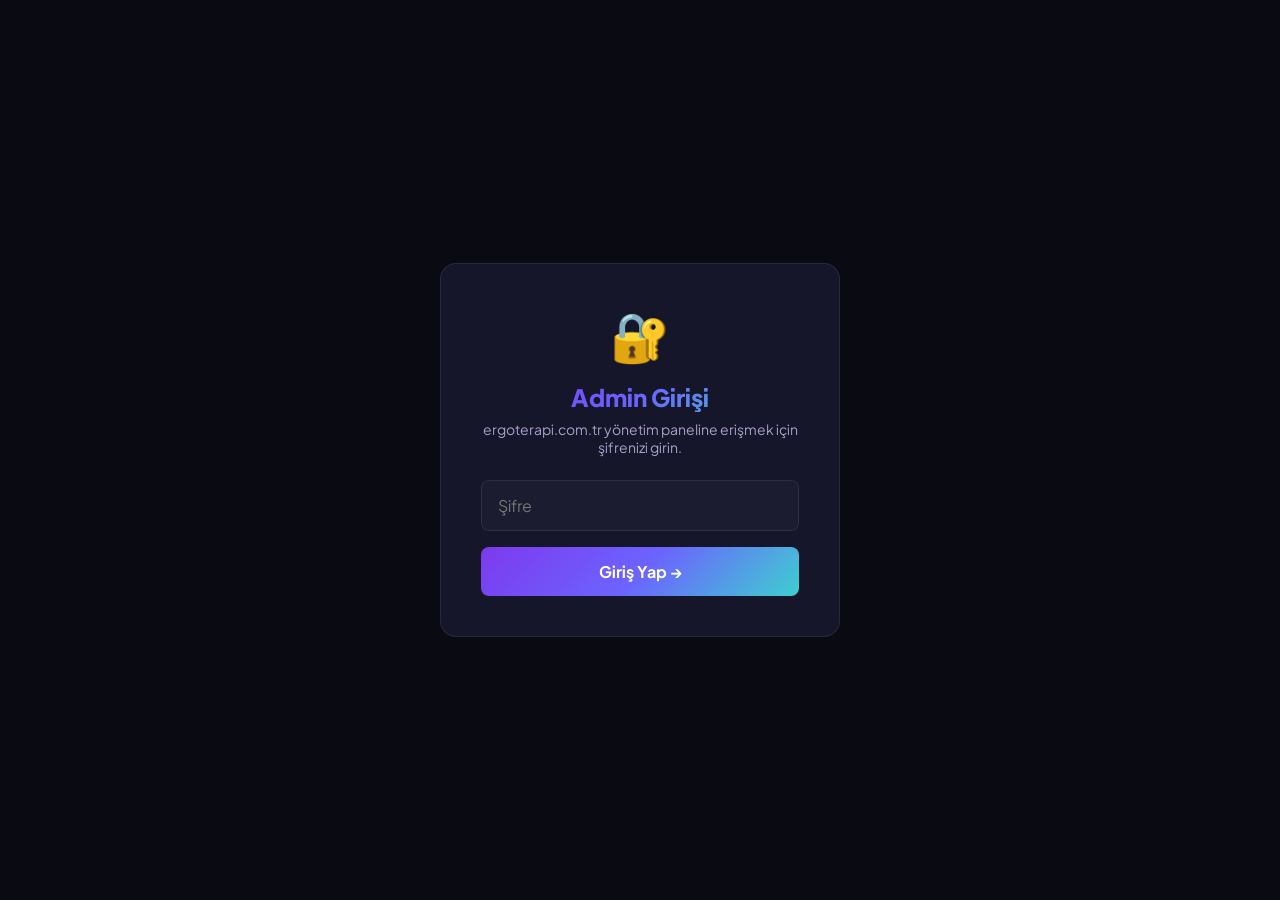
<file: admin.html>
<!DOCTYPE html>
<html lang="tr">
<head>
  <meta charset="UTF-8" />
  <meta name="viewport" content="width=device-width, initial-scale=1.0" />
  <title>Admin Paneli — ergoterapi.com.tr</title>
  <meta name="robots" content="noindex, nofollow" />
  <link rel="preconnect" href="https://fonts.googleapis.com" />
  <link href="https://fonts.googleapis.com/css2?family=Plus+Jakarta+Sans:wght@400;500;600;700;800&display=swap" rel="stylesheet" />
  <style>
    /* ——— Reset ——— */
    *, *::before, *::after { box-sizing: border-box; margin: 0; padding: 0; }
    html { font-size: 16px; }

    /* ——— Variables ——— */
    :root {
      --bg:        #0A0A12;
      --bg-panel:  #0F0F1A;
      --bg-card:   #16162A;
      --bg-input:  #1C1C30;
      --border:    rgba(255,255,255,0.08);
      --border-focus: #7C3AED;
      --primary:   #7C3AED;
      --primary-2: #6C63FF;
      --teal:      #3ECFCF;
      --accent:    #FFD166;
      --success:   #06D6A0;
      --danger:    #EF4444;
      --text:      #F0EEFF;
      --text-2:    #A89EC9;
      --text-3:    #6B6480;
      --grad:      linear-gradient(135deg, #7C3AED, #6C63FF, #3ECFCF);
      --font:      'Plus Jakarta Sans', system-ui, sans-serif;
      --radius:    12px;
      --radius-sm: 8px;
      --radius-lg: 16px;
    }

    body {
      font-family: var(--font);
      background: var(--bg);
      color: var(--text);
      min-height: 100vh;
      display: flex;
      flex-direction: column;
      -webkit-font-smoothing: antialiased;
    }

    /* ——— Login Screen ——— */
    #login-screen {
      position: fixed;
      inset: 0;
      display: flex;
      align-items: center;
      justify-content: center;
      background: var(--bg);
      z-index: 9999;
      padding: 1rem;
    }

    .login-box {
      background: var(--bg-card);
      border: 1px solid var(--border);
      border-radius: var(--radius-lg);
      padding: 2.5rem;
      width: 100%;
      max-width: 400px;
      text-align: center;
    }

    .login-icon {
      font-size: 3rem;
      margin-bottom: 1rem;
    }

    .login-box h1 {
      font-size: 1.5rem;
      font-weight: 800;
      margin-bottom: 0.5rem;
      background: var(--grad);
      -webkit-background-clip: text;
      -webkit-text-fill-color: transparent;
      background-clip: text;
    }

    .login-box p { color: var(--text-2); font-size: 0.875rem; margin-bottom: 1.5rem; }

    .login-input {
      width: 100%;
      padding: 0.875rem 1rem;
      background: var(--bg-input);
      border: 1px solid var(--border);
      border-radius: var(--radius-sm);
      color: var(--text);
      font-family: var(--font);
      font-size: 1rem;
      margin-bottom: 1rem;
      outline: none;
      transition: border-color 0.2s;
    }
    .login-input:focus { border-color: var(--border-focus); }

    .login-btn {
      width: 100%;
      padding: 0.875rem;
      background: var(--grad);
      border: none;
      border-radius: var(--radius-sm);
      color: #fff;
      font-family: var(--font);
      font-size: 1rem;
      font-weight: 700;
      cursor: pointer;
      transition: opacity 0.2s, transform 0.2s;
    }
    .login-btn:hover { opacity: 0.9; transform: translateY(-1px); }

    .login-error {
      color: var(--danger);
      font-size: 0.8rem;
      margin-top: 0.75rem;
      display: none;
    }

    /* ——— Admin Layout ——— */
    #admin-app { display: none; flex: 1; }

    .admin-header {
      position: sticky;
      top: 0;
      z-index: 100;
      background: rgba(10,10,18,0.9);
      backdrop-filter: blur(20px);
      border-bottom: 1px solid var(--border);
      padding: 0 2rem;
      height: 64px;
      display: flex;
      align-items: center;
      justify-content: space-between;
      gap: 1rem;
    }

    .admin-logo {
      display: flex;
      align-items: center;
      gap: 0.75rem;
      font-weight: 800;
      font-size: 1.1rem;
    }

    .admin-logo-icon {
      width: 36px;
      height: 36px;
      background: var(--grad);
      border-radius: 10px;
      display: flex;
      align-items: center;
      justify-content: center;
      font-size: 1.1rem;
    }

    .admin-logo span {
      background: var(--grad);
      -webkit-background-clip: text;
      -webkit-text-fill-color: transparent;
      background-clip: text;
    }

    .header-actions { display: flex; gap: 0.75rem; align-items: center; }

    .admin-body {
      display: flex;
      min-height: calc(100vh - 64px);
    }

    /* ——— Sidebar ——— */
    .admin-sidebar {
      width: 220px;
      flex-shrink: 0;
      background: var(--bg-panel);
      border-right: 1px solid var(--border);
      padding: 1.5rem 0;
      position: sticky;
      top: 64px;
      height: calc(100vh - 64px);
      overflow-y: auto;
    }

    .sidebar-section {
      padding: 0 1rem;
      margin-bottom: 1.5rem;
    }

    .sidebar-label {
      font-size: 0.65rem;
      font-weight: 700;
      text-transform: uppercase;
      letter-spacing: 0.1em;
      color: var(--text-3);
      padding: 0 0.5rem;
      margin-bottom: 0.5rem;
    }

    .sidebar-link {
      display: flex;
      align-items: center;
      gap: 0.625rem;
      padding: 0.625rem 0.75rem;
      border-radius: var(--radius-sm);
      font-size: 0.875rem;
      font-weight: 600;
      color: var(--text-2);
      cursor: pointer;
      transition: all 0.15s;
      border: none;
      background: none;
      width: 100%;
      text-align: left;
      font-family: var(--font);
    }

    .sidebar-link:hover {
      background: rgba(255,255,255,0.05);
      color: var(--text);
    }

    .sidebar-link.active {
      background: rgba(124,58,237,0.15);
      color: #B8A9FF;
    }

    .sidebar-link .icon { font-size: 1rem; width: 1.25rem; text-align: center; }

    /* ——— Main Content ——— */
    .admin-main {
      flex: 1;
      padding: 2rem;
      max-width: 900px;
    }

    /* ——— Panel Sections ——— */
    .panel-section { display: none; }
    .panel-section.active { display: block; }

    .panel-title {
      font-size: 1.5rem;
      font-weight: 800;
      margin-bottom: 0.375rem;
    }

    .panel-subtitle {
      color: var(--text-2);
      font-size: 0.875rem;
      margin-bottom: 2rem;
    }

    /* ——— Cards ——— */
    .admin-card {
      background: var(--bg-card);
      border: 1px solid var(--border);
      border-radius: var(--radius-lg);
      padding: 1.5rem;
      margin-bottom: 1.5rem;
    }

    .card-title {
      font-size: 1rem;
      font-weight: 700;
      margin-bottom: 0.25rem;
      display: flex;
      align-items: center;
      gap: 0.5rem;
    }

    .card-desc {
      font-size: 0.8rem;
      color: var(--text-3);
      margin-bottom: 1.25rem;
    }

    /* ——— Form Elements ——— */
    .form-row {
      display: grid;
      grid-template-columns: 1fr 1fr;
      gap: 1rem;
      margin-bottom: 1rem;
    }

    .form-row.full { grid-template-columns: 1fr; }

    .field { display: flex; flex-direction: column; gap: 0.375rem; }

    .field-label {
      font-size: 0.8rem;
      font-weight: 600;
      color: var(--text-2);
    }

    .field-input, .field-select, .field-textarea {
      padding: 0.75rem 1rem;
      background: var(--bg-input);
      border: 1px solid var(--border);
      border-radius: var(--radius-sm);
      color: var(--text);
      font-family: var(--font);
      font-size: 0.875rem;
      outline: none;
      transition: border-color 0.2s, box-shadow 0.2s;
      width: 100%;
    }

    .field-input:focus, .field-select:focus, .field-textarea:focus {
      border-color: var(--border-focus);
      box-shadow: 0 0 0 3px rgba(124,58,237,0.15);
    }

    .field-input::placeholder, .field-textarea::placeholder { color: var(--text-3); }
    .field-textarea { resize: vertical; min-height: 80px; }
    .field-select { cursor: pointer; }
    .field-select option { background: var(--bg-panel); }

    /* ——— Toggle ——— */
    .toggle-row {
      display: flex;
      align-items: center;
      justify-content: space-between;
      padding: 0.75rem 0;
      border-bottom: 1px solid var(--border);
    }

    .toggle-row:last-child { border-bottom: none; }

    .toggle-info h4 { font-size: 0.875rem; font-weight: 600; }
    .toggle-info p { font-size: 0.75rem; color: var(--text-3); }

    .toggle {
      position: relative;
      width: 44px;
      height: 24px;
      flex-shrink: 0;
    }

    .toggle input { opacity: 0; width: 0; height: 0; }

    .toggle-slider {
      position: absolute;
      inset: 0;
      background: var(--border);
      border-radius: 24px;
      cursor: pointer;
      transition: background 0.2s;
    }

    .toggle-slider::before {
      content: '';
      position: absolute;
      width: 18px;
      height: 18px;
      left: 3px;
      top: 3px;
      background: #fff;
      border-radius: 50%;
      transition: transform 0.2s;
    }

    .toggle input:checked + .toggle-slider { background: var(--primary); }
    .toggle input:checked + .toggle-slider::before { transform: translateX(20px); }

    /* ——— Logo Upload ——— */
    .logo-upload-area {
      border: 2px dashed var(--border);
      border-radius: var(--radius);
      padding: 2rem;
      text-align: center;
      cursor: pointer;
      transition: all 0.2s;
      position: relative;
      margin-bottom: 1rem;
    }

    .logo-upload-area:hover {
      border-color: var(--primary);
      background: rgba(124,58,237,0.05);
    }

    .logo-upload-area input[type="file"] {
      position: absolute;
      inset: 0;
      opacity: 0;
      cursor: pointer;
      width: 100%;
      height: 100%;
    }

    .logo-preview {
      width: 80px;
      height: 80px;
      background: rgba(124,58,237,0.1);
      border-radius: var(--radius);
      margin: 0 auto 1rem;
      display: flex;
      align-items: center;
      justify-content: center;
      font-size: 2.5rem;
      overflow: hidden;
    }

    .logo-preview img {
      width: 100%;
      height: 100%;
      object-fit: contain;
    }

    .upload-hint {
      font-size: 0.8rem;
      color: var(--text-3);
    }

    /* ——— Color Picker ——— */
    .color-row {
      display: flex;
      align-items: center;
      gap: 0.75rem;
    }

    input[type="color"] {
      width: 44px;
      height: 36px;
      border: 1px solid var(--border);
      border-radius: var(--radius-sm);
      cursor: pointer;
      background: none;
      padding: 2px;
    }

    /* ——— Buttons ——— */
    .btn {
      display: inline-flex;
      align-items: center;
      gap: 0.5rem;
      padding: 0.6rem 1.25rem;
      border-radius: 999px;
      font-size: 0.875rem;
      font-weight: 700;
      cursor: pointer;
      border: none;
      font-family: var(--font);
      transition: all 0.2s;
    }

    .btn-primary {
      background: var(--grad);
      color: #fff;
      box-shadow: 0 4px 16px rgba(124,58,237,0.3);
    }

    .btn-primary:hover { transform: translateY(-1px); box-shadow: 0 6px 20px rgba(124,58,237,0.45); }

    .btn-outline {
      background: transparent;
      color: var(--text-2);
      border: 1px solid var(--border);
    }

    .btn-outline:hover { background: rgba(255,255,255,0.05); color: var(--text); }

    .btn-danger {
      background: rgba(239,68,68,0.1);
      color: var(--danger);
      border: 1px solid rgba(239,68,68,0.2);
    }

    .btn-danger:hover { background: rgba(239,68,68,0.2); }

    .btn-success {
      background: rgba(6,214,160,0.15);
      color: var(--success);
      border: 1px solid rgba(6,214,160,0.3);
    }

    /* ——— Save Bar ——— */
    .save-bar {
      position: fixed;
      bottom: 1.5rem;
      right: 1.5rem;
      background: var(--bg-card);
      border: 1px solid var(--border);
      border-radius: var(--radius);
      padding: 1rem 1.5rem;
      display: flex;
      align-items: center;
      gap: 1rem;
      box-shadow: 0 8px 32px rgba(0,0,0,0.5);
      transform: translateY(100px);
      opacity: 0;
      transition: all 0.3s cubic-bezier(0.34,1.56,0.64,1);
      z-index: 200;
    }

    .save-bar.visible { transform: translateY(0); opacity: 1; }

    .save-bar-text { font-size: 0.875rem; color: var(--text-2); }

    /* ——— Toast ——— */
    .toast {
      position: fixed;
      bottom: 5rem;
      left: 50%;
      transform: translateX(-50%) translateY(20px);
      background: var(--success);
      color: #000;
      padding: 0.75rem 1.5rem;
      border-radius: 999px;
      font-weight: 700;
      font-size: 0.875rem;
      opacity: 0;
      transition: all 0.3s;
      pointer-events: none;
      z-index: 300;
      white-space: nowrap;
    }

    .toast.show { opacity: 1; transform: translateX(-50%) translateY(0); }

    /* ——— Preview Badge ——— */
    .preview-badge {
      display: inline-flex;
      align-items: center;
      gap: 0.375rem;
      padding: 0.25rem 0.75rem;
      background: rgba(255,209,102,0.1);
      border: 1px solid rgba(255,209,102,0.25);
      border-radius: 999px;
      font-size: 0.75rem;
      font-weight: 600;
      color: var(--accent);
    }

    /* ——— Live Preview ——— */
    .live-preview {
      background: var(--bg-panel);
      border: 1px solid var(--border);
      border-radius: var(--radius);
      padding: 1rem;
      margin-top: 1rem;
    }

    .live-preview-label {
      font-size: 0.7rem;
      font-weight: 600;
      text-transform: uppercase;
      letter-spacing: 0.1em;
      color: var(--text-3);
      margin-bottom: 0.75rem;
    }

    .live-navbar {
      display: flex;
      align-items: center;
      gap: 1rem;
      padding: 0.75rem 1rem;
      background: rgba(0,0,0,0.4);
      border-radius: var(--radius-sm);
    }

    .live-logo-icon {
      width: 32px;
      height: 32px;
      background: var(--grad);
      border-radius: 8px;
      display: flex;
      align-items: center;
      justify-content: center;
      font-size: 1rem;
      overflow: hidden;
    }

    .live-logo-text { font-size: 0.875rem; font-weight: 800; }
    .live-logo-text span { background: var(--grad); -webkit-background-clip: text; -webkit-text-fill-color: transparent; background-clip: text; }

    /* ——— Scrollbar ——— */
    ::-webkit-scrollbar { width: 5px; }
    ::-webkit-scrollbar-track { background: var(--bg); }
    ::-webkit-scrollbar-thumb { background: #3a3a5c; border-radius: 99px; }

    /* ——— Responsive ——— */
    @media (max-width: 768px) {
      .admin-sidebar { display: none; }
      .admin-main { padding: 1rem; }
      .form-row { grid-template-columns: 1fr; }
    }

    /* ——— Divider ——— */
    .divider { height: 1px; background: var(--border); margin: 1.25rem 0; }

    /* ——— Status dot ——— */
    .status-dot {
      width: 8px; height: 8px; border-radius: 50%;
      background: var(--success);
      display: inline-block;
      margin-right: 6px;
      box-shadow: 0 0 8px var(--success);
    }
  </style>
</head>
<body>

<!-- ============================================================ -->
<!-- LOGIN SCREEN -->
<!-- ============================================================ -->
<div id="login-screen">
  <div class="login-box">
    <div class="login-icon">🔐</div>
    <h1>Admin Girişi</h1>
    <p>ergoterapi.com.tr yönetim paneline erişmek için şifrenizi girin.</p>
    <input type="password" id="admin-password" class="login-input" placeholder="Şifre" autocomplete="current-password" />
    <button class="login-btn" onclick="doLogin()">Giriş Yap →</button>
    <div class="login-error" id="login-error">❌ Hatalı şifre. Lütfen tekrar deneyin.</div>
  </div>
</div>

<!-- ============================================================ -->
<!-- ADMIN APP -->
<!-- ============================================================ -->
<div id="admin-app">

  <!-- Header -->
  <header class="admin-header">
    <div class="admin-logo">
      <div class="admin-logo-icon">⚙️</div>
      <div><span>Admin</span> Paneli</div>
    </div>
    <div class="header-actions">
      <span class="preview-badge" id="save-status">● Kaydedilmemiş değişiklik</span>
      <a href="index.html" target="_blank" class="btn btn-outline">🌐 Siteyi Gör</a>
      <button class="btn btn-primary" onclick="saveAllSettings()">💾 Kaydet</button>
      <button class="btn btn-success" onclick="exportToGithub()" title="Ayarları site-settings.json olarak indir, GitHub'a yükle">📥 GitHub'a Aktar</button>
      <button class="btn btn-danger" onclick="doLogout()" title="Çıkış">🚪</button>
    </div>
  </header>

  <div class="admin-body">

    <!-- Sidebar -->
    <aside class="admin-sidebar">
      <div class="sidebar-section">
        <div class="sidebar-label">Genel</div>
        <button class="sidebar-link active" onclick="showPanel('brand')" id="nav-brand">
          <span class="icon">🎨</span> Marka & Logo
        </button>
        <button class="sidebar-link" onclick="showPanel('contact')" id="nav-contact">
          <span class="icon">📞</span> İletişim Bilgileri
        </button>
        <button class="sidebar-link" onclick="showPanel('notice')" id="nav-notice">
          <span class="icon">📢</span> Duyuru Bandı
        </button>
      </div>
      <div class="sidebar-section">
        <div class="sidebar-label">Site Ayarları</div>
        <button class="sidebar-link" onclick="showPanel('seo')" id="nav-seo">
          <span class="icon">🔍</span> SEO & Meta
        </button>
        <button class="sidebar-link" onclick="showPanel('social')" id="nav-social">
          <span class="icon">📱</span> Sosyal Medya
        </button>
      </div>
      <div class="sidebar-section">
        <div class="sidebar-label">Araçlar</div>
        <button class="sidebar-link" onclick="showPanel('reset')" id="nav-reset">
          <span class="icon">🔄</span> Sıfırla
        </button>
      </div>
    </aside>

    <!-- Main -->
    <main class="admin-main">

      <!-- ——— PANEL: MARKA & LOGO ——— -->
      <section class="panel-section active" id="panel-brand">
        <div class="panel-title">🎨 Marka & Logo Ayarları</div>
        <p class="panel-subtitle">Logo, favicon, site adı ve görsel kimliği buradan düzenleyin.</p>

        <!-- Logo Upload -->
        <div class="admin-card">
          <div class="card-title">🖼️ Logo</div>
          <div class="card-desc">PNG veya SVG formatında şeffaf arka planlı logo önerilir. (Maks. 2MB)</div>

          <div style="display:flex; gap:1rem; margin-bottom:1rem;">
            <button class="btn btn-outline" id="logo-type-emoji" onclick="setLogoType('emoji')" style="flex:1">😊 Emoji / Metin</button>
            <button class="btn btn-primary" id="logo-type-image" onclick="setLogoType('image')" style="flex:1">🖼️ Resim Yükle</button>
          </div>

          <!-- Emoji mode -->
          <div id="logo-emoji-section">
            <div class="form-row">
              <div class="field">
                <label class="field-label">Logo Emoji veya İkon</label>
                <input type="text" id="logo-emoji" class="field-input" placeholder="🧠" maxlength="2" oninput="updateLogoPreview()" />
              </div>
              <div class="field">
                <label class="field-label">Site Adı (Logo yanındaki metin)</label>
                <input type="text" id="site-name-input" class="field-input" placeholder="ergoterapi" oninput="updateLogoPreview()" />
              </div>
            </div>
            <div class="field" style="margin-bottom:0;">
              <label class="field-label">Domain uzantısı</label>
              <input type="text" id="site-domain-input" class="field-input" placeholder=".com.tr" oninput="updateLogoPreview()" />
            </div>
          </div>

          <!-- Image mode -->
          <div id="logo-image-section" style="display:none;">
            <div class="logo-upload-area" id="logo-drop-zone">
              <input type="file" id="logo-file" accept="image/*" onchange="handleLogoUpload(event)" />
              <div class="logo-preview" id="logo-preview-box">
                <span id="logo-preview-emoji">🧠</span>
              </div>
              <p style="font-weight:700; margin-bottom:0.25rem;">Logo dosyasını seçin veya sürükleyin</p>
              <p class="upload-hint">PNG, SVG, JPG — Maks. 2MB — Şeffaf arka plan önerilir</p>
            </div>
            <button class="btn btn-danger" onclick="clearLogoImage()" style="font-size:0.8rem;">🗑️ Logoyu Kaldır</button>
          </div>

          <!-- Live Preview -->
          <div class="live-preview">
            <div class="live-preview-label">Canlı Önizleme</div>
            <div class="live-navbar" id="preview-navbar">
              <div class="live-logo-icon" id="preview-logo-icon">🧠</div>
              <div class="live-logo-text" id="preview-logo-text">
                <span id="preview-site-name">ergoterapi</span><span id="preview-site-domain">.com.tr</span>
              </div>
            </div>
          </div>
        </div>

        <!-- Favicon -->
        <div class="admin-card">
          <div class="card-title">🔖 Favicon (Sekme İkonu)</div>
          <div class="card-desc">Tarayıcı sekmesinde görünen küçük ikon. ICO, PNG veya SVG formatını destekler.</div>

          <div class="logo-upload-area">
            <input type="file" id="favicon-file" accept="image/*,.ico,.svg" onchange="handleFaviconUpload(event)" />
            <div class="logo-preview" id="favicon-preview-box">
              <span id="favicon-preview-icon">🔖</span>
            </div>
            <p style="font-weight:700; margin-bottom:0.25rem;">Favicon seçin</p>
            <p class="upload-hint">ICO, PNG, SVG — 32×32px veya 64×64px önerilir</p>
          </div>
          <button class="btn btn-danger" onclick="clearFavicon()" style="font-size:0.8rem;">🗑️ Faviconı Kaldır</button>
        </div>

        <!-- Site Title -->
        <div class="admin-card">
          <div class="card-title">📄 Sayfa Başlığı (Browser Tab)</div>
          <div class="card-desc">Tarayıcı sekmesinde ve Google arama sonuçlarında görünen başlık.</div>
          <div class="field">
            <label class="field-label">Site Başlığı</label>
            <input type="text" id="site-title-input" class="field-input"
              placeholder="ergoterapi.com.tr | Türkiye'nin Ergoterapi Rehberi" />
          </div>
        </div>
      </section>

      <!-- ——— PANEL: İLETİŞİM ——— -->
      <section class="panel-section" id="panel-contact">
        <div class="panel-title">📞 İletişim Bilgileri</div>
        <p class="panel-subtitle">Site genelinde görünen telefon, e-posta ve çalışma saati bilgilerini düzenleyin.</p>

        <div class="admin-card">
          <div class="card-title">📱 Telefon & WhatsApp</div>
          <div class="card-desc">Sitedeki tüm telefon alanlarını günceller.</div>
          <div class="form-row">
            <div class="field">
              <label class="field-label">📞 Telefon Numarası</label>
              <input type="tel" id="input-phone" class="field-input" placeholder="0850 123 45 67" />
            </div>
            <div class="field">
              <label class="field-label">💬 WhatsApp Numarası</label>
              <input type="tel" id="input-whatsapp" class="field-input" placeholder="0532 123 45 67" />
            </div>
          </div>
        </div>

        <div class="admin-card">
          <div class="card-title">📧 Bildirim & E-posta Adresi</div>
          <div class="card-desc">Randevu formları bu adrese mail olarak iletilir ve sitede gösterilir.</div>
          <div class="form-row">
            <div class="field">
              <label class="field-label">📧 Randevu Bildirim E-postası</label>
              <input type="email" id="input-email" class="field-input" placeholder="ergoterapimail@gmail.com" />
            </div>
            <div class="field">
              <label class="field-label">🕐 Çalışma Saatleri</label>
              <input type="text" id="input-hours" class="field-input" placeholder="Pzt–Cmt: 09:00–18:00" />
            </div>
          </div>
        </div>

        <div class="admin-card">
          <div class="card-title">📍 Adres (Opsiyonel)</div>
          <div class="card-desc">Footer ve iletişim bölümünde gösterilecek adres.</div>
          <div class="field">
            <label class="field-label">Tam Adres</label>
            <textarea id="input-address" class="field-textarea" placeholder="Örn: Atatürk Cad. No:12, Çankaya / Ankara"></textarea>
          </div>
        </div>
      </section>

      <!-- ——— PANEL: DUYURU BANDI ——— -->
      <section class="panel-section" id="panel-notice">
        <div class="panel-title">📢 Duyuru Bandı</div>
        <p class="panel-subtitle">Sitenin en üstündeki ince duyuru çubuğunu özelleştirin.</p>

        <div class="admin-card">
          <div class="toggle-row">
            <div class="toggle-info">
              <h4>Duyuru Bandını Göster</h4>
              <p>Kapatırsanız üst bant tamamen gizlenir.</p>
            </div>
            <label class="toggle">
              <input type="checkbox" id="notice-visible" checked onchange="updateNoticePreview()" />
              <span class="toggle-slider"></span>
            </label>
          </div>
        </div>

        <div class="admin-card">
          <div class="card-title">✏️ İçerik</div>
          <div class="card-desc">Duyuru bandında gösterilecek kalın başlık ve metin.</div>
          <div class="form-row">
            <div class="field">
              <label class="field-label">Kalın Başlık (🎯 simgesiyle başlar)</label>
              <input type="text" id="notice-title" class="field-input"
                placeholder="🎯 Ücretsiz İlk Değerlendirme" oninput="updateNoticePreview()" />
            </div>
            <div class="field">
              <label class="field-label">Açıklama Metni</label>
              <input type="text" id="notice-text" class="field-input"
                placeholder="İlk görüşme tamamen ücretsizdir." oninput="updateNoticePreview()" />
            </div>
          </div>

          <!-- Live Preview -->
          <div class="live-preview">
            <div class="live-preview-label">Önizleme</div>
            <div id="notice-preview"
              style="background:linear-gradient(90deg,rgba(124,58,237,.15),rgba(62,207,207,.1),rgba(124,58,237,.15));
                     border:1px solid rgba(124,58,237,.2); border-radius:8px; padding:0.6rem 1rem;
                     text-align:center; font-size:0.85rem; color:#A89EC9;">
              <strong style="color:#B8A9FF;" id="np-title">🎯 Ücretsiz İlk Değerlendirme</strong>
              — <span id="np-text">İlk görüşme tamamen ücretsizdir.</span>
              <a href="#" style="color:#B8A9FF;font-weight:700;"> Hemen randevu alın →</a>
            </div>
          </div>
        </div>
      </section>

      <!-- ——— PANEL: SEO ——— -->
      <section class="panel-section" id="panel-seo">
        <div class="panel-title">🔍 SEO & Meta Etiketleri</div>
        <p class="panel-subtitle">Google arama sonuçlarında görünen başlık ve açıklama.</p>

        <div class="admin-card">
          <div class="card-title">📄 Meta Bilgileri</div>
          <div class="form-row full">
            <div class="field">
              <label class="field-label">Meta Başlık (Title Tag) — Maks. 60 karakter</label>
              <input type="text" id="seo-title" class="field-input"
                placeholder="ergoterapi.com.tr | Türkiye'nin Ergoterapi Rehberi" maxlength="80" />
            </div>
          </div>
          <div class="form-row full">
            <div class="field">
              <label class="field-label">Meta Açıklama (Description) — Maks. 160 karakter</label>
              <textarea id="seo-desc" class="field-textarea" maxlength="200"
                placeholder="Türkiye genelinde ergoterapi klinik ve uzman rehberi. 81 ilde uzman bul."></textarea>
            </div>
          </div>
          <div class="form-row full">
            <div class="field">
              <label class="field-label">Anahtar Kelimeler (virgülle ayrılmış)</label>
              <input type="text" id="seo-keywords" class="field-input"
                placeholder="ergoterapi, ergoterapist, otizm, DEHB, inme rehabilitasyonu" />
            </div>
          </div>
        </div>
      </section>

      <!-- ——— PANEL: SOSYAL MEDYA ——— -->
      <section class="panel-section" id="panel-social">
        <div class="panel-title">📱 Sosyal Medya Bağlantıları</div>
        <p class="panel-subtitle">Footer'daki sosyal medya ikonlarının bağlantıları.</p>

        <div class="admin-card">
          <div class="form-row">
            <div class="field">
              <label class="field-label">📸 Instagram URL</label>
              <input type="url" id="social-instagram" class="field-input" placeholder="https://instagram.com/..." />
            </div>
            <div class="field">
              <label class="field-label">👥 Facebook URL</label>
              <input type="url" id="social-facebook" class="field-input" placeholder="https://facebook.com/..." />
            </div>
            <div class="field">
              <label class="field-label">▶️ YouTube URL</label>
              <input type="url" id="social-youtube" class="field-input" placeholder="https://youtube.com/..." />
            </div>
            <div class="field">
              <label class="field-label">✖️ X (Twitter) URL</label>
              <input type="url" id="social-twitter" class="field-input" placeholder="https://x.com/..." />
            </div>
          </div>
        </div>
      </section>

      <!-- ——— PANEL: SIFIRLA ——— -->
      <section class="panel-section" id="panel-reset">
        <div class="panel-title">🔄 Sıfırlama Araçları</div>
        <p class="panel-subtitle">Tüm ayarları fabrika çıkış değerlerine döndürün.</p>

        <div class="admin-card">
          <div class="card-title">⚠️ Tüm Ayarları Sıfırla</div>
          <div class="card-desc">Bu işlem geri alınamaz. Tüm kayıtlı ayarlar (logo, iletişim, duyuru vs.) silinecektir.</div>
          <div class="divider"></div>
          <button class="btn btn-danger" onclick="resetAllSettings()">
            🗑️ Tüm Ayarları Sıfırla
          </button>
        </div>

        <div class="admin-card">
          <div class="card-title">🔑 Şifreyi Değiştir</div>
          <div class="card-desc">Admin paneline giriş şifresini değiştir. (Tarayıcı localStorage'a kaydedilir)</div>
          <div class="form-row">
            <div class="field">
              <label class="field-label">Yeni Şifre</label>
              <input type="password" id="new-password" class="field-input" placeholder="Yeni şifre" />
            </div>
            <div class="field">
              <label class="field-label">Yeni Şifre (Tekrar)</label>
              <input type="password" id="new-password-2" class="field-input" placeholder="Tekrar girin" />
            </div>
          </div>
          <button class="btn btn-primary" onclick="changePassword()">🔑 Şifreyi Kaydet</button>
        </div>
      </section>

    </main>
  </div>
</div>

<!-- Save Bar -->
<div class="save-bar" id="save-bar">
  <span class="save-bar-text">⚠️ Kaydedilmemiş değişiklikler var</span>
  <button class="btn btn-outline" onclick="hideSaveBar()">Yoksay</button>
  <button class="btn btn-primary" onclick="saveAllSettings()">💾 Kaydet</button>
</div>

<!-- Toast -->
<div class="toast" id="toast"></div>

<script>
  /* ============================================================
     CONSTANTS & STATE
  ============================================================ */
  const DEFAULT_PASSWORD = 'ergo2024';
  const STORAGE_KEY      = 'ergo_admin_settings';
  const PASSWORD_KEY     = 'ergo_admin_password';

  let currentSettings = {};
  let hasChanges      = false;
  let currentLogoType = 'emoji';

  /* ============================================================
     LOGIN
  ============================================================ */
  function getPassword() {
    return localStorage.getItem(PASSWORD_KEY) || DEFAULT_PASSWORD;
  }

  function doLogin() {
    const input = document.getElementById('admin-password').value;
    if (input === getPassword()) {
      document.getElementById('login-screen').style.display = 'none';
      document.getElementById('admin-app').style.display    = 'flex';
      document.getElementById('admin-app').style.flexDirection = 'column';
      loadSettings();
    } else {
      const err = document.getElementById('login-error');
      err.style.display = 'block';
      setTimeout(() => err.style.display = 'none', 3000);
    }
  }

  document.getElementById('admin-password').addEventListener('keydown', e => {
    if (e.key === 'Enter') doLogin();
  });

  function doLogout() {
    document.getElementById('login-screen').style.display = 'flex';
    document.getElementById('admin-app').style.display    = 'none';
    document.getElementById('admin-password').value = '';
  }

  function changePassword() {
    const p1 = document.getElementById('new-password').value;
    const p2 = document.getElementById('new-password-2').value;
    if (!p1) return showToast('❌ Şifre boş olamaz', true);
    if (p1 !== p2) return showToast('❌ Şifreler eşleşmiyor', true);
    if (p1.length < 4) return showToast('❌ Şifre en az 4 karakter olmalı', true);
    localStorage.setItem(PASSWORD_KEY, p1);
    document.getElementById('new-password').value = '';
    document.getElementById('new-password-2').value = '';
    showToast('✅ Şifre başarıyla değiştirildi!');
  }

  /* ============================================================
     PANEL NAV
  ============================================================ */
  function showPanel(name) {
    document.querySelectorAll('.panel-section').forEach(p => p.classList.remove('active'));
    document.querySelectorAll('.sidebar-link').forEach(l => l.classList.remove('active'));
    document.getElementById('panel-' + name).classList.add('active');
    document.getElementById('nav-' + name).classList.add('active');
  }

  /* ============================================================
     SETTINGS LOAD / SAVE
  ============================================================ */
  function loadSettings() {
    try {
      currentSettings = JSON.parse(localStorage.getItem(STORAGE_KEY) || '{}');
    } catch(e) { currentSettings = {}; }

    const s = currentSettings;

    // Brand
    document.getElementById('logo-emoji').value         = s.logoEmoji  || '🧠';
    document.getElementById('site-name-input').value    = s.siteName   || 'ergoterapi';
    document.getElementById('site-domain-input').value  = s.siteDomain || '.com.tr';
    document.getElementById('site-title-input').value   = s.siteTitle  || '';

    if (s.logoType === 'image' && s.logoImage) {
      setLogoType('image');
      // Logo preview kutusunu güncelle
      const preview = document.getElementById('logo-preview-box');
      preview.innerHTML = `<img src="${s.logoImage}" alt="logo" style="width:100%;height:100%;object-fit:contain;">`;
      // Canlı önizlemeyi güncelle
      const liveIcon = document.getElementById('preview-logo-icon');
      if (liveIcon) liveIcon.innerHTML = `<img src="${s.logoImage}" style="width:100%;height:100%;object-fit:contain;border-radius:6px;" alt="logo">`;
    } else {
      setLogoType('emoji');
    }

    if (s.favicon) {
      const fav = document.getElementById('favicon-preview-box');
      fav.innerHTML = `<img src="${s.favicon}" alt="favicon" style="width:48px;height:48px;object-fit:contain;">`;
    }

    // Contact
    document.getElementById('input-phone').value     = s.phone     || '';
    document.getElementById('input-whatsapp').value  = s.whatsapp  || '';
    document.getElementById('input-email').value     = s.email     || '';
    document.getElementById('input-hours').value     = s.hours     || '';
    document.getElementById('input-address').value   = s.address   || '';

    // Notice
    document.getElementById('notice-visible').checked = s.noticeBarHide !== true;
    document.getElementById('notice-title').value = s.noticeBarTitle || '🎯 Ücretsiz İlk Değerlendirme';
    document.getElementById('notice-text').value  = s.noticeBar || 'İlk görüşme tamamen ücretsizdir.';
    updateNoticePreview();

    // SEO
    document.getElementById('seo-title').value    = s.seoTitle    || '';
    document.getElementById('seo-desc').value     = s.seoDesc     || '';
    document.getElementById('seo-keywords').value = s.seoKeywords || '';

    // Social
    document.getElementById('social-instagram').value = s.instagram || '';
    document.getElementById('social-facebook').value  = s.facebook  || '';
    document.getElementById('social-youtube').value   = s.youtube   || '';
    document.getElementById('social-twitter').value   = s.twitter   || '';

    updateLogoPreview();
    updateSaveStatus(false);
  }

  function saveAllSettings() {
    const s = collectSettings();
    localStorage.setItem(STORAGE_KEY, JSON.stringify(s));
    currentSettings = s;
    hasChanges = false;
    hideSaveBar();
    updateSaveStatus(false);
    showToast('✅ Tüm ayarlar kaydedildi!');
  }

  function exportToGithub() {
    // Önce kaydet
    const s = collectSettings();
    localStorage.setItem(STORAGE_KEY, JSON.stringify(s));
    currentSettings = s;

    // site-settings.json olarak indir
    const blob = new Blob([JSON.stringify(s, null, 2)], { type: 'application/json' });
    const url  = URL.createObjectURL(blob);
    const a    = document.createElement('a');
    a.href     = url;
    a.download = 'site-settings.json';
    a.click();
    URL.revokeObjectURL(url);

    // Kullanıcıya talimat göster
    setTimeout(() => {
      alert(
        '📥 site-settings.json indirildi!\n\n' +
        'Şimdi yapmanız gerekenler:\n\n' +
        '1. İndirilen dosyayı şuraya kopyalayın:\n' +
        '   C:\\Users\\birol.sanli\\Birolscom\\ergoterapi\\\n\n' +
        '2. PowerShell\'de çalıştırın:\n' +
        '   cd C:\\Users\\birol.sanli\\Birolscom\\ergoterapi\n' +
        '   git add site-settings.json\n' +
        '   git commit -m "ayarlar guncellendi"\n' +
        '   git push\n\n' +
        '3. Vercel otomatik yeniden deploy eder.\n' +
        '   Tüm subdomain\'ler yeni ayarları görür! ✅'
      );
    }, 500);
  }

  function collectSettings() {
    return {
      // Brand
      logoType:      currentLogoType,
      logoEmoji:     document.getElementById('logo-emoji').value,
      logoImage:     currentSettings.logoImage || null,
      siteName:      document.getElementById('site-name-input').value,
      siteDomain:    document.getElementById('site-domain-input').value,
      siteTitle:     document.getElementById('site-title-input').value,
      favicon:       currentSettings.favicon || null,

      // Contact
      phone:         document.getElementById('input-phone').value,
      whatsapp:      document.getElementById('input-whatsapp').value,
      email:         document.getElementById('input-email').value,
      hours:         document.getElementById('input-hours').value,
      address:       document.getElementById('input-address').value,

      // Notice
      noticeBarHide:  !document.getElementById('notice-visible').checked,
      noticeBarTitle: document.getElementById('notice-title').value,
      noticeBar:      document.getElementById('notice-text').value,

      // SEO
      seoTitle:      document.getElementById('seo-title').value,
      seoDesc:       document.getElementById('seo-desc').value,
      seoKeywords:   document.getElementById('seo-keywords').value,

      // Social
      instagram:     document.getElementById('social-instagram').value,
      facebook:      document.getElementById('social-facebook').value,
      youtube:       document.getElementById('social-youtube').value,
      twitter:       document.getElementById('social-twitter').value,
    };
  }

  function resetAllSettings() {
    if (!confirm('Tüm ayarlar sıfırlanacak. Emin misiniz?')) return;
    localStorage.removeItem(STORAGE_KEY);
    currentSettings = {};
    loadSettings();
    showToast('🔄 Tüm ayarlar sıfırlandı.');
  }

  /* ============================================================
     CHANGE TRACKING
  ============================================================ */
  function markChanged() {
    if (!hasChanges) {
      hasChanges = true;
      showSaveBar();
      updateSaveStatus(true);
    }
  }

  document.addEventListener('input', markChanged);
  document.addEventListener('change', markChanged);

  function updateSaveStatus(unsaved) {
    const el = document.getElementById('save-status');
    if (unsaved) {
      el.innerHTML = '⚠️ Kaydedilmemiş değişiklik';
      el.style.color = '#FFD166';
    } else {
      el.innerHTML = '<span class="status-dot"></span>Kaydedildi';
      el.style.color = '#06D6A0';
    }
  }

  /* ============================================================
     SAVE / HIDE BAR
  ============================================================ */
  function showSaveBar() { document.getElementById('save-bar').classList.add('visible'); }
  function hideSaveBar()  { document.getElementById('save-bar').classList.remove('visible'); }

  /* ============================================================
     LOGO TYPE
  ============================================================ */
  function setLogoType(type) {
    currentLogoType = type;
    document.getElementById('logo-emoji-section').style.display  = type === 'emoji' ? 'block' : 'none';
    document.getElementById('logo-image-section').style.display  = type === 'image' ? 'block' : 'none';
    document.getElementById('logo-type-emoji').className = 'btn ' + (type === 'emoji' ? 'btn-primary' : 'btn-outline');
    document.getElementById('logo-type-image').className = 'btn ' + (type === 'image' ? 'btn-primary' : 'btn-outline');
    updateLogoPreview();
  }

  function updateLogoPreview() {
    const name   = document.getElementById('site-name-input').value  || 'ergoterapi';
    const domain = document.getElementById('site-domain-input').value || '.com.tr';
    const emoji  = document.getElementById('logo-emoji').value        || '🧠';

    document.getElementById('preview-site-name').textContent   = name;
    document.getElementById('preview-site-domain').textContent = domain;

    const liveIcon = document.getElementById('preview-logo-icon');
    const liveText = document.getElementById('preview-logo-text');
    if (!liveIcon) return;

    if (currentLogoType === 'image' && currentSettings.logoImage) {
      // Resim modu — büyük logo, yazı gizli
      liveIcon.innerHTML = `<img src="${currentSettings.logoImage}" style="height:36px;max-width:160px;object-fit:contain;display:block;" alt="logo">`;
      liveIcon.style.cssText = 'background:transparent; width:auto; height:auto; border-radius:0; padding:0; overflow:visible;';
      if (liveText) liveText.style.display = 'none';
    } else if (currentLogoType === 'image') {
      // Resim modu ama henüz resim yüklenmemiş
      liveIcon.innerHTML = '<span style="font-size:0.65rem;color:#6B6480;">Logo<br>Yükle</span>';
      liveIcon.style.cssText = '';
      if (liveText) liveText.style.display = 'none';
    } else {
      // Emoji modu
      liveIcon.innerHTML = emoji;
      liveIcon.style.cssText = '';
      if (liveText) liveText.style.display = 'flex';
    }
  }

  /* ============================================================
     LOGO UPLOAD
  ============================================================ */
  function handleLogoUpload(event) {
    const file = event.target.files[0];
    if (!file) return;
    if (file.size > 2 * 1024 * 1024) return showToast('❌ Dosya 2MB\'den büyük olamaz.', true);

    const reader = new FileReader();
    reader.onload = (e) => {
      const dataUrl = e.target.result;
      currentSettings.logoImage = dataUrl;

      const preview = document.getElementById('logo-preview-box');
      preview.innerHTML = `<img src="${dataUrl}" alt="logo">`;

      document.getElementById('preview-logo-icon').innerHTML = `<img src="${dataUrl}" style="width:100%;height:100%;object-fit:contain;border-radius:6px;" alt="logo">`;

      markChanged();
    };
    reader.readAsDataURL(file);
  }

  function clearLogoImage() {
    currentSettings.logoImage = null;
    document.getElementById('logo-preview-box').innerHTML = '<span id="logo-preview-emoji">🧠</span>';
    document.getElementById('logo-file').value = '';
    updateLogoPreview();
    markChanged();
  }

  /* ============================================================
     FAVICON UPLOAD
  ============================================================ */
  function handleFaviconUpload(event) {
    const file = event.target.files[0];
    if (!file) return;

    const reader = new FileReader();
    reader.onload = (e) => {
      const dataUrl = e.target.result;
      currentSettings.favicon = dataUrl;

      const preview = document.getElementById('favicon-preview-box');
      preview.innerHTML = `<img src="${dataUrl}" alt="favicon" style="width:48px;height:48px;object-fit:contain;">`;
      markChanged();
    };
    reader.readAsDataURL(file);
  }

  function clearFavicon() {
    currentSettings.favicon = null;
    document.getElementById('favicon-preview-box').innerHTML = '<span id="favicon-preview-icon">🔖</span>';
    document.getElementById('favicon-file').value = '';
    markChanged();
  }

  /* ============================================================
     NOTICE PREVIEW
  ============================================================ */
  function updateNoticePreview() {
    const title   = document.getElementById('notice-title').value || '🎯 Ücretsiz İlk Değerlendirme';
    const text    = document.getElementById('notice-text').value  || 'İlk görüşme tamamen ücretsizdir.';
    const visible = document.getElementById('notice-visible').checked;

    document.getElementById('np-title').textContent = title;
    document.getElementById('np-text').textContent  = text;
    document.getElementById('notice-preview').style.opacity = visible ? '1' : '0.3';
  }

  /* ============================================================
     TOAST
  ============================================================ */
  function showToast(msg, isError = false) {
    const el = document.getElementById('toast');
    el.textContent = msg;
    el.style.background = isError ? '#EF4444' : '#06D6A0';
    el.style.color = '#fff';
    el.classList.add('show');
    setTimeout(() => el.classList.remove('show'), 3000);
  }
</script>
</body>
</html>
</file>
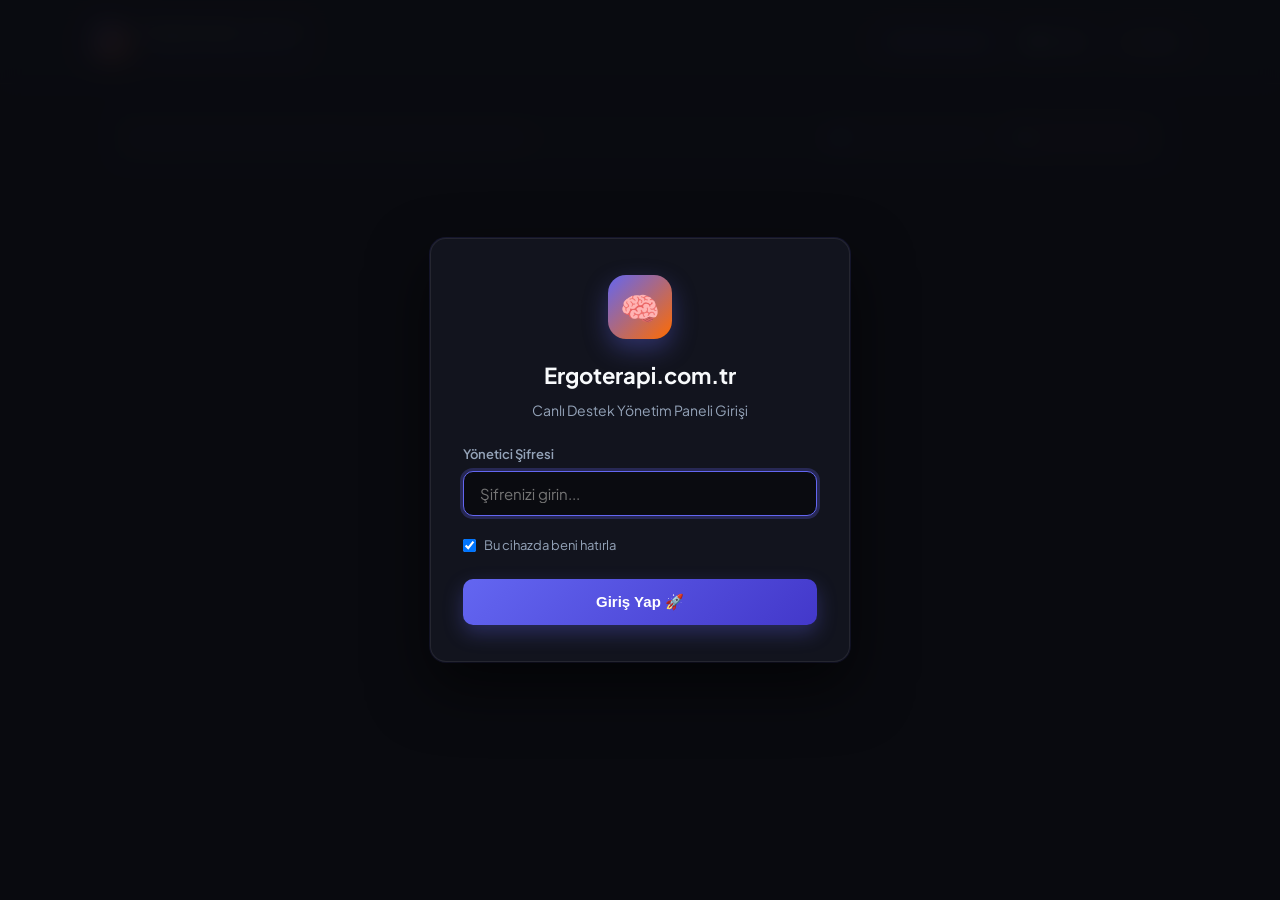
<file: telegrambot/admin.html>
<!DOCTYPE html>
<html lang="tr">
<head>
    <meta charset="UTF-8">
    <meta name="viewport" content="width=device-width, initial-scale=1.0">
    <title>Ergoterapi.com.tr — Canlı Destek Yönetim Paneli</title>
    <link rel="preconnect" href="https://fonts.googleapis.com">
    <link rel="preconnect" href="https://fonts.gstatic.com" crossorigin>
    <link href="https://fonts.googleapis.com/css2?family=Plus+Jakarta+Sans:wght@400;500;600;700&display=swap" rel="stylesheet">
    <style>
        :root {
            --bg-base: #0a0b10;
            --bg-surface: #12141e;
            --bg-elevated: #1a1d2c;
            --border: rgba(255, 255, 255, 0.08);
            --border-focus: rgba(99, 102, 241, 0.5);
            --primary: #6366f1;
            --primary-hover: #4f46e5;
            --primary-light: rgba(99, 102, 241, 0.15);
            --accent: #ff6b00;
            --text-main: #f8fafc;
            --text-muted: #94a3b8;
            --success: #10b981;
            --danger: #ef4444;
            --radius-lg: 16px;
            --radius-md: 10px;
        }

        * { margin: 0; padding: 0; box-sizing: border-box; }
        body {
            font-family: 'Plus Jakarta Sans', -apple-system, BlinkMacSystemFont, sans-serif;
            background-color: var(--bg-base);
            color: var(--text-main);
            min-height: 100vh;
            display: flex;
            flex-direction: column;
            line-height: 1.5;
        }

        /* ─── GİRİŞ EKRANI (LOGIN GATE) ─── */
        #login-screen {
            position: fixed;
            inset: 0;
            background: rgba(10, 11, 16, 0.95);
            backdrop-filter: blur(12px);
            z-index: 1000;
            display: flex;
            align-items: center;
            justify-content: center;
            padding: 20px;
        }
        .login-card {
            background: var(--bg-surface);
            border: 1px solid var(--border);
            border-radius: var(--radius-lg);
            padding: 36px 32px;
            width: 100%;
            max-width: 420px;
            box-shadow: 0 25px 60px rgba(0, 0, 0, 0.6), 0 0 0 1px rgba(99, 102, 241, 0.15);
            text-align: center;
        }
        .login-icon {
            width: 64px;
            height: 64px;
            background: linear-gradient(135deg, var(--primary), var(--accent));
            border-radius: 18px;
            display: flex;
            align-items: center;
            justify-content: center;
            font-size: 32px;
            margin: 0 auto 20px;
            box-shadow: 0 10px 25px rgba(99, 102, 241, 0.35);
        }
        .login-card h2 { font-size: 22px; font-weight: 700; margin-bottom: 8px; }
        .login-card p { font-size: 14px; color: var(--text-muted); margin-bottom: 24px; }
        .input-group { text-align: left; margin-bottom: 20px; }
        .input-label { display: block; font-size: 13px; font-weight: 600; color: var(--text-muted); margin-bottom: 6px; }
        .login-input {
            width: 100%;
            background: var(--bg-base);
            border: 1px solid var(--border);
            border-radius: var(--radius-md);
            padding: 12px 16px;
            color: #fff;
            font-size: 15px;
            font-family: inherit;
            outline: none;
            transition: all 0.2s;
        }
        .login-input:focus { border-color: var(--primary); box-shadow: 0 0 0 3px rgba(99, 102, 241, 0.25); }
        .remember-row { display: flex; align-items: center; justify-content: space-between; font-size: 13px; color: var(--text-muted); margin-bottom: 24px; }
        .remember-row label { display: flex; align-items: center; gap: 8px; cursor: pointer; }
        .btn-login {
            width: 100%;
            background: linear-gradient(135deg, var(--primary), #4338ca);
            color: #fff;
            border: none;
            border-radius: var(--radius-md);
            padding: 14px;
            font-size: 15px;
            font-weight: 600;
            cursor: pointer;
            box-shadow: 0 8px 20px rgba(99, 102, 241, 0.3);
            transition: all 0.2s;
        }
        .btn-login:hover { transform: translateY(-2px); box-shadow: 0 12px 28px rgba(99, 102, 241, 0.45); }
        .login-error { color: var(--danger); font-size: 13px; margin-top: 14px; display: none; }

        /* ─── ANA BAŞLIK & ÜST BAR ─── */
        .topbar {
            background: var(--bg-surface);
            border-bottom: 1px solid var(--border);
            padding: 16px 24px;
            position: sticky;
            top: 0;
            z-index: 50;
            backdrop-filter: blur(10px);
        }
        .topbar-content {
            max-width: 1100px;
            margin: 0 auto;
            display: flex;
            align-items: center;
            justify-content: space-between;
            gap: 16px;
        }
        .brand {
            display: flex;
            align-items: center;
            gap: 12px;
            text-decoration: none;
            color: inherit;
        }
        .brand-icon {
            width: 42px;
            height: 42px;
            background: linear-gradient(135deg, var(--primary), var(--accent));
            border-radius: 12px;
            display: flex;
            align-items: center;
            justify-content: center;
            font-size: 22px;
        }
        .brand-info h1 { font-size: 18px; font-weight: 700; color: #fff; }
        .brand-info span { font-size: 12px; color: var(--primary); font-weight: 600; }

        .topbar-actions { display: flex; align-items: center; gap: 10px; }
        .badge-count {
            background: var(--primary-light);
            color: #a5b4fc;
            padding: 6px 12px;
            border-radius: 20px;
            font-size: 13px;
            font-weight: 600;
            border: 1px solid rgba(99, 102, 241, 0.25);
        }
        .btn-secondary {
            background: var(--bg-elevated);
            color: var(--text-main);
            border: 1px solid var(--border);
            padding: 8px 14px;
            border-radius: var(--radius-md);
            font-size: 13px;
            font-weight: 600;
            cursor: pointer;
            transition: all 0.2s;
            display: inline-flex;
            align-items: center;
            gap: 6px;
        }
        .btn-secondary:hover { background: rgba(255, 255, 255, 0.08); border-color: rgba(255, 255, 255, 0.15); }

        /* ─── İÇERİK ALANI ─── */
        .container {
            max-width: 1100px;
            width: 100%;
            margin: 0 auto;
            padding: 24px 20px;
            flex: 1;
        }

        .controls-bar {
            display: flex;
            align-items: center;
            justify-content: space-between;
            flex-wrap: wrap;
            gap: 12px;
            margin-bottom: 24px;
            background: var(--bg-surface);
            border: 1px solid var(--border);
            border-radius: var(--radius-md);
            padding: 12px 18px;
        }
        .auto-refresh-toggle {
            display: flex;
            align-items: center;
            gap: 8px;
            font-size: 13px;
            color: var(--text-muted);
            cursor: pointer;
        }

        /* ─── OTURUM LİSTESİ ─── */
        .session-list {
            display: flex;
            flex-direction: column;
            gap: 16px;
        }
        .session-card {
            background: var(--bg-surface);
            border: 1px solid var(--border);
            border-radius: var(--radius-lg);
            padding: 20px;
            transition: all 0.2s;
            position: relative;
        }
        .session-card:hover {
            border-color: rgba(99, 102, 241, 0.35);
            box-shadow: 0 10px 30px rgba(0, 0, 0, 0.4);
        }
        .session-card.highlight {
            border-color: var(--primary);
            box-shadow: 0 0 0 2px rgba(99, 102, 241, 0.3);
        }

        .card-header {
            display: flex;
            align-items: center;
            justify-content: space-between;
            margin-bottom: 14px;
            padding-bottom: 12px;
            border-bottom: 1px solid var(--border);
        }
        .user-tag {
            display: flex;
            align-items: center;
            gap: 10px;
        }
        .user-avatar {
            width: 38px;
            height: 38px;
            background: rgba(99, 102, 241, 0.15);
            color: #a5b4fc;
            border-radius: 50%;
            display: flex;
            align-items: center;
            justify-content: center;
            font-size: 18px;
        }
        .user-name { font-weight: 600; font-size: 15px; color: #fff; }
        .session-time { font-size: 12px; color: var(--text-muted); }

        .btn-delete {
            background: rgba(239, 68, 68, 0.1);
            color: #f87171;
            border: 1px solid rgba(239, 68, 68, 0.2);
            padding: 6px 12px;
            border-radius: 6px;
            font-size: 12px;
            font-weight: 600;
            cursor: pointer;
            transition: all 0.2s;
        }
        .btn-delete:hover { background: var(--danger); color: #fff; }

        /* Mesaj Balonları */
        .chat-stream {
            display: flex;
            flex-direction: column;
            gap: 10px;
            margin-bottom: 18px;
            max-height: 320px;
            overflow-y: auto;
            padding: 4px;
        }
        .msg-bubble {
            max-width: 80%;
            padding: 12px 16px;
            border-radius: 14px;
            font-size: 14px;
            line-height: 1.45;
        }
        .msg-visitor {
            align-self: flex-start;
            background: var(--bg-elevated);
            border: 1px solid var(--border);
            color: #f1f5f9;
            border-bottom-left-radius: 4px;
        }
        .msg-visitor strong {
            display: block;
            font-size: 11px;
            color: #38bdf8;
            margin-bottom: 4px;
            text-transform: uppercase;
            letter-spacing: 0.5px;
        }
        .msg-admin {
            align-self: flex-end;
            background: linear-gradient(135deg, var(--primary), #4338ca);
            color: #fff;
            border-bottom-right-radius: 4px;
        }
        .msg-admin strong {
            display: block;
            font-size: 11px;
            color: rgba(255, 255, 255, 0.75);
            margin-bottom: 4px;
            text-transform: uppercase;
            letter-spacing: 0.5px;
        }

        /* Hızlı Şablon Butonları */
        .quick-templates {
            display: flex;
            flex-wrap: wrap;
            gap: 6px;
            margin-bottom: 12px;
        }
        .btn-template {
            background: rgba(255, 255, 255, 0.05);
            border: 1px solid var(--border);
            color: #cbd5e1;
            padding: 5px 10px;
            border-radius: 14px;
            font-size: 12px;
            cursor: pointer;
            transition: all 0.15s;
        }
        .btn-template:hover {
            background: var(--primary-light);
            border-color: var(--primary);
            color: #fff;
        }

        /* Yanıt Alanı */
        .reply-box {
            display: flex;
            flex-direction: column;
            gap: 8px;
        }
        .reply-textarea {
            width: 100%;
            background: var(--bg-base);
            border: 1px solid var(--border);
            border-radius: var(--radius-md);
            padding: 12px 14px;
            color: #fff;
            font-family: inherit;
            font-size: 14px;
            resize: vertical;
            min-height: 70px;
            outline: none;
            transition: border 0.2s;
        }
        .reply-textarea:focus { border-color: var(--primary); }
        .reply-actions {
            display: flex;
            align-items: center;
            justify-content: flex-end;
            gap: 10px;
        }
        .btn-reply {
            background: linear-gradient(135deg, var(--primary), #4338ca);
            color: #fff;
            border: none;
            padding: 10px 20px;
            border-radius: var(--radius-md);
            font-size: 14px;
            font-weight: 600;
            cursor: pointer;
            transition: all 0.2s;
            display: inline-flex;
            align-items: center;
            gap: 6px;
        }
        .btn-reply:hover { background: var(--primary-hover); transform: translateY(-1px); }

        .empty-state {
            text-align: center;
            padding: 60px 20px;
            color: var(--text-muted);
            background: var(--bg-surface);
            border: 1px dashed var(--border);
            border-radius: var(--radius-lg);
        }
        .empty-icon { font-size: 48px; margin-bottom: 12px; }

        @media (max-width: 640px) {
            .topbar-content { flex-direction: column; align-items: flex-start; }
            .topbar-actions { width: 100%; justify-content: space-between; }
            .msg-bubble { max-width: 95%; }
        }
    </style>
</head>
<body>

    <!-- ─── ŞİFRELİ GİRİŞ EKRANI ─── -->
    <div id="login-screen">
        <div class="login-card">
            <div class="login-icon">🧠</div>
            <h2>Ergoterapi.com.tr</h2>
            <p>Canlı Destek Yönetim Paneli Girişi</p>
            
            <div class="input-group">
                <label class="input-label" for="login-pass">Yönetici Şifresi</label>
                <input type="password" id="login-pass" class="login-input" placeholder="Şifrenizi girin..." autofocus />
            </div>

            <div class="remember-row">
                <label>
                    <input type="checkbox" id="remember-me" checked />
                    <span>Bu cihazda beni hatırla</span>
                </label>
            </div>

            <button class="btn-login" onclick="attemptLogin()">Giriş Yap 🚀</button>
            <div id="login-error" class="login-error">❌ Şifre hatalı. Lütfen tekrar deneyiniz.</div>
        </div>
    </div>

    <!-- ─── ÜST BAR ─── -->
    <header class="topbar">
        <div class="topbar-content">
            <a href="https://www.ergoterapi.com.tr" class="brand" target="_blank">
                <div class="brand-icon">🧠</div>
                <div class="brand-info">
                    <h1>Ergoterapi.com.tr</h1>
                    <span>Canlı Destek Yönetim Paneli</span>
                </div>
            </a>

            <div class="topbar-actions">
                <span class="badge-count" id="active-count">0 Aktif Konuşma</span>
                <button class="btn-secondary" onclick="loadSessions(true)">🔄 Yenile</button>
                <button class="btn-secondary" onclick="logout()" title="Çıkış Yap">🔒 Çıkış</button>
            </div>
        </div>
    </header>

    <!-- ─── İÇERİK ─── -->
    <main class="container">
        <div class="controls-bar">
            <div style="font-size: 13px; color: var(--text-muted);">
                Ziyaretçilerin web sitesinden ilettiği canlı mesajlar burada listelenir.
            </div>
            <div style="display:flex; align-items:center; gap:16px;">
                <label class="auto-refresh-toggle">
                    <input type="checkbox" id="auto-refresh" checked onchange="toggleAutoRefresh()" />
                    <span>Otomatik Yenile (5 sn)</span>
                </label>
                <button class="btn-secondary" style="color:var(--danger); border-color:rgba(239,68,68,0.2);" onclick="clearAllSessions()">
                    🗑️ Tümünü Temizle
                </button>
            </div>
        </div>

        <div id="sessions-container" class="session-list">
            <!-- Oturumlar dinamik olarak buraya eklenecek -->
        </div>
    </main>

    <script>
        const API_URL = '/chat.php';
        let adminToken = localStorage.getItem('ergo_live_token') || sessionStorage.getItem('ergo_live_token') || '';
        let refreshTimer = null;

        // Sayfa açılışında kimlik doğrulama
        document.addEventListener('DOMContentLoaded', () => {
            // URL hash'i varsa (örn: #sess12345) o karta odaklanacağız
            if (adminToken) {
                verifyTokenAndLoad();
            } else {
                document.getElementById('login-screen').style.display = 'flex';
            }

            document.getElementById('login-pass').addEventListener('keydown', (e) => {
                if (e.key === 'Enter') attemptLogin();
            });
        });

        async function attemptLogin() {
            const passInput = document.getElementById('login-pass');
            const remember = document.getElementById('remember-me').checked;
            const errEl = document.getElementById('login-error');
            const pass = passInput.value.trim();

            if (!pass) return;

            adminToken = pass;
            const success = await verifyTokenAndLoad();

            if (success) {
                if (remember) {
                    localStorage.setItem('ergo_live_token', pass);
                } else {
                    sessionStorage.setItem('ergo_live_token', pass);
                }
                document.getElementById('login-screen').style.display = 'none';
                errEl.style.display = 'none';
                startAutoRefresh();
            } else {
                adminToken = '';
                errEl.style.display = 'block';
                passInput.select();
            }
        }

        async function verifyTokenAndLoad() {
            try {
                const res = await fetch(API_URL + '?action=list_sessions', {
                    headers: { 'X-Admin-Token': adminToken }
                });
                if (res.status === 401) return false;
                const data = await res.json();
                if (data.ok) {
                    document.getElementById('login-screen').style.display = 'none';
                    renderSessions(data.sessions || []);
                    startAutoRefresh();
                    return true;
                }
                return false;
            } catch (e) {
                console.error(e);
                return false;
            }
        }

        function logout() {
            localStorage.removeItem('ergo_live_token');
            sessionStorage.removeItem('ergo_live_token');
            adminToken = '';
            stopAutoRefresh();
            document.getElementById('login-screen').style.display = 'flex';
            document.getElementById('login-pass').value = '';
        }

        async function loadSessions(manual = false) {
            if (!adminToken) return;
            try {
                const res = await fetch(API_URL + '?action=list_sessions', {
                    headers: { 'X-Admin-Token': adminToken }
                });
                if (res.status === 401) {
                    logout();
                    return;
                }
                const data = await res.json();
                if (data.ok) {
                    renderSessions(data.sessions || []);
                }
            } catch (e) {
                console.error('Oturum yükleme hatası:', e);
            }
        }

        function renderSessions(sessions) {
            const container = document.getElementById('sessions-container');
            const countEl = document.getElementById('active-count');
            countEl.textContent = `${sessions.length} Aktif Konuşma`;

            if (sessions.length === 0) {
                container.innerHTML = `
                    <div class="empty-state">
                        <div class="empty-icon">💬</div>
                        <h3>Henüz aktif bir canlı destek mesajı yok</h3>
                        <p>Ziyaretçiler sitedeki sohbet balonundan yazdığında mesajlar anında burada görünecektir.</p>
                    </div>
                `;
                return;
            }

            // Mevcut açık textarea içeriklerini kaybetmemek için hafızada tut
            const draftReplies = {};
            sessions.forEach(s => {
                const el = document.getElementById(`reply-${s.id}`);
                if (el && el.value) draftReplies[s.id] = el.value;
            });

            container.innerHTML = sessions.map(s => {
                const dateStr = new Date(s.time * 1000).toLocaleString('tr-TR', {
                    day: 'numeric', month: 'short', hour: '2-digit', minute: '2-digit'
                });

                const repliesHtml = (s.replies || []).map(r => {
                    const rTime = r.time ? new Date(r.time * 1000).toLocaleTimeString('tr-TR', { hour: '2-digit', minute: '2-digit' }) : '';
                    return `
                        <div class="msg-bubble msg-admin">
                            <strong>Ergoterapist Danışmanı • ${rTime}</strong>
                            <div>${escapeHtml(r.text)}</div>
                        </div>
                    `;
                }).join('');

                return `
                    <div class="session-card" id="card-${s.id}">
                        <div class="card-header">
                            <div class="user-tag">
                                <div class="user-avatar">👤</div>
                                <div>
                                    <div class="user-name">Ziyaretçi (#${s.id})</div>
                                    <div class="session-time">🕒 ${dateStr}</div>
                                </div>
                            </div>
                            <button class="btn-delete" onclick="deleteSession('${s.id}')">🗑️ Oturumu Sil</button>
                        </div>

                        <div class="chat-stream">
                            <div class="msg-bubble msg-visitor">
                                <strong>Ziyaretçi Mesajı</strong>
                                <div>${escapeHtml(s.message)}</div>
                            </div>
                            ${repliesHtml}
                        </div>

                        <!-- Hızlı Yanıt Şablonları -->
                        <div class="quick-templates">
                            <button class="btn-template" onclick="insertTemplate('${s.id}', 'Merhaba! Size nasıl yardımcı olabiliriz?')">👋 Merhaba</button>
                            <button class="btn-template" onclick="insertTemplate('${s.id}', 'İlk değerlendirme seansımız tamamen ücretsizdir. Randevu oluşturmak ister misiniz?')">🎯 Ücretsiz Seans</button>
                            <button class="btn-template" onclick="insertTemplate('${s.id}', 'Sizi detaylı bilgilendirmek için bir telefon numarası paylaşabilir misiniz?')">📞 Telefon Talebi</button>
                            <button class="btn-template" onclick="insertTemplate('${s.id}', 'Hangi il ve ilçeden başvurduğunuzu öğrenebilir miyiz?')">📍 Konum Bilgisi</button>
                        </div>

                        <div class="reply-box">
                            <textarea id="reply-${s.id}" class="reply-textarea" placeholder="Ziyaretçiye yanıtınızı yazın... (Enter ile yeni satır)"></textarea>
                            <div class="reply-actions">
                                <span id="status-${s.id}" style="font-size:13px;"></span>
                                <button class="btn-reply" onclick="sendReply('${s.id}')">
                                    <span>📤</span> Cevap Gönder
                                </button>
                            </div>
                        </div>
                    </div>
                `;
            }).join('');

            // Varsa taslakları geri doldur
            Object.keys(draftReplies).forEach(id => {
                const el = document.getElementById(`reply-${id}`);
                if (el) el.value = draftReplies[id];
            });

            // Eğer URL'de hash (#sess_id) varsa doğrudan o karta odaklan
            const hash = window.location.hash ? window.location.hash.substring(1) : '';
            if (hash) {
                const targetCard = document.getElementById(`card-${hash}`);
                if (targetCard) {
                    targetCard.classList.add('highlight');
                    targetCard.scrollIntoView({ behavior: 'smooth', block: 'center' });
                    const replyInput = document.getElementById(`reply-${hash}`);
                    if (replyInput) replyInput.focus();
                }
            }
        }

        function insertTemplate(sessionId, text) {
            const textarea = document.getElementById(`reply-${sessionId}`);
            if (textarea) {
                textarea.value = text;
                textarea.focus();
            }
        }

        async function sendReply(sessionId) {
            const textarea = document.getElementById(`reply-${sessionId}`);
            const statusEl = document.getElementById(`status-${sessionId}`);
            const message = textarea.value.trim();

            if (!message) {
                statusEl.innerHTML = '<span style="color:var(--danger)">Lütfen bir mesaj yazın</span>';
                return;
            }

            statusEl.innerHTML = '<span style="color:var(--text-muted)">Gönderiliyor...</span>';

            try {
                const res = await fetch(API_URL + '?action=reply', {
                    method: 'POST',
                    headers: {
                        'Content-Type': 'application/json',
                        'X-Admin-Token': adminToken
                    },
                    body: JSON.stringify({ session: sessionId, message: message })
                });

                const data = await res.json();
                if (data.ok) {
                    statusEl.innerHTML = '<span style="color:var(--success)">✅ Cevap iletildi!</span>';
                    textarea.value = '';
                    setTimeout(() => loadSessions(), 800);
                } else {
                    statusEl.innerHTML = '<span style="color:var(--danger)">❌ Gönderilemedi</span>';
                }
            } catch (e) {
                statusEl.innerHTML = '<span style="color:var(--danger)">❌ Bağlantı hatası</span>';
            }
        }

        async function deleteSession(sessionId) {
            if (!confirm('Bu canlı destek oturumunu silmek istediğinizden emin misiniz?')) return;

            try {
                const res = await fetch(API_URL + '?action=delete_session', {
                    method: 'POST',
                    headers: {
                        'Content-Type': 'application/json',
                        'X-Admin-Token': adminToken
                    },
                    body: JSON.stringify({ session: sessionId })
                });
                const data = await res.json();
                if (data.ok) {
                    loadSessions();
                } else {
                    alert('Silme işlemi başarısız');
                }
            } catch (e) {
                alert('Bağlantı hatası oluştu');
            }
        }

        async function clearAllSessions() {
            if (!confirm('TÜM sohbet oturumlarını silmek istediğinizden emin misiniz? Bu işlem geri alınamaz.')) return;

            try {
                const res = await fetch(API_URL + '?action=clear_sessions', {
                    method: 'POST',
                    headers: {
                        'Content-Type': 'application/json',
                        'X-Admin-Token': adminToken
                    }
                });
                const data = await res.json();
                if (data.ok) {
                    loadSessions();
                }
            } catch (e) {
                alert('Bağlantı hatası');
            }
        }

        function toggleAutoRefresh() {
            const enabled = document.getElementById('auto-refresh').checked;
            if (enabled) startAutoRefresh();
            else stopAutoRefresh();
        }

        function startAutoRefresh() {
            stopAutoRefresh();
            refreshTimer = setInterval(() => loadSessions(), 5000);
        }

        function stopAutoRefresh() {
            if (refreshTimer) clearInterval(refreshTimer);
        }

        function escapeHtml(text) {
            if (!text) return '';
            const map = { '&': '&amp;', '<': '&lt;', '>': '&gt;', '"': '&quot;', "'": '&#039;' };
            return text.replace(/[&<>"']/g, m => map[m]);
        }
    </script>
</body>
</html>
</file>
<file: assets/css/style.css>
/* ============================================
   ERGOTERAPI.COM.TR — Design System
   Glassmorphism + Gradient + Micro-animations
   ============================================ */

@import url('https://fonts.googleapis.com/css2?family=Plus+Jakarta+Sans:ital,wght@0,300;0,400;0,500;0,600;0,700;0,800;1,400&display=swap');

/* ——— CSS Custom Properties ——— */
:root {
  /* Colors */
  --primary-1: #7C3AED;
  --primary-2: #6C63FF;
  --primary-3: #3ECFCF;
  --accent:    #FFD166;
  --success:   #06D6A0;
  --danger:    #EF4444;

  /* Background */
  --bg-base:   #09090F;
  --bg-deep:   #0D0D1A;
  --bg-card:   rgba(255, 255, 255, 0.04);
  --bg-card-hover: rgba(255, 255, 255, 0.08);

  /* Glass */
  --glass-border: rgba(255, 255, 255, 0.10);
  --glass-shadow: 0 8px 32px rgba(0, 0, 0, 0.40);

  /* Text */
  --text-primary:   #F0EEFF;
  --text-secondary: #A89EC9;
  --text-muted:     #6B6480;

  /* Gradients */
  --grad-primary:  linear-gradient(135deg, #7C3AED 0%, #6C63FF 50%, #3ECFCF 100%);
  --grad-secondary:linear-gradient(135deg, #3ECFCF 0%, #6C63FF 100%);
  --grad-card:     linear-gradient(135deg, rgba(124,58,237,0.15) 0%, rgba(62,207,207,0.08) 100%);
  --grad-hero:     linear-gradient(135deg, #09090F 0%, #130D2E 40%, #0A1628 100%);
  --grad-text:     linear-gradient(90deg, #7C3AED, #6C63FF, #3ECFCF);

  /* Spacing */
  --space-xs:  0.25rem;
  --space-sm:  0.5rem;
  --space-md:  1rem;
  --space-lg:  1.5rem;
  --space-xl:  2rem;
  --space-2xl: 3rem;
  --space-3xl: 5rem;

  /* Typography */
  --font-base: 'Plus Jakarta Sans', system-ui, sans-serif;
  --text-xs:   0.75rem;
  --text-sm:   0.875rem;
  --text-base: 1rem;
  --text-lg:   1.125rem;
  --text-xl:   1.25rem;
  --text-2xl:  1.5rem;
  --text-3xl:  1.875rem;
  --text-4xl:  2.25rem;
  --text-5xl:  3rem;
  --text-6xl:  3.75rem;

  /* Border radius */
  --radius-sm: 0.5rem;
  --radius-md: 1rem;
  --radius-lg: 1.5rem;
  --radius-xl: 2rem;
  --radius-full: 9999px;

  /* Transitions */
  --transition-fast: 150ms cubic-bezier(0.4, 0, 0.2, 1);
  --transition-base: 300ms cubic-bezier(0.4, 0, 0.2, 1);
  --transition-slow: 600ms cubic-bezier(0.4, 0, 0.2, 1);
}

/* ——— Reset & Base ——— */
*, *::before, *::after {
  box-sizing: border-box;
  margin: 0;
  padding: 0;
}

html {
  scroll-behavior: smooth;
  font-size: 16px;
}

body {
  font-family: var(--font-base);
  background-color: var(--bg-base);
  color: var(--text-primary);
  line-height: 1.6;
  overflow-x: hidden;
  -webkit-font-smoothing: antialiased;
  -moz-osx-font-smoothing: grayscale;
}

img { max-width: 100%; display: block; }
a  { color: inherit; text-decoration: none; }
button { cursor: pointer; border: none; background: none; font-family: inherit; }
ul, ol { list-style: none; }

/* ——— Scrollbar ——— */
::-webkit-scrollbar { width: 6px; }
::-webkit-scrollbar-track { background: var(--bg-deep); }
::-webkit-scrollbar-thumb { background: var(--primary-2); border-radius: var(--radius-full); }

/* ——— Selection ——— */
::selection { background: rgba(124, 58, 237, 0.4); color: #fff; }

/* ——— Utility Classes ——— */
.container {
  width: 100%;
  max-width: 1200px;
  margin: 0 auto;
  padding: 0 var(--space-xl);
}

.section {
  padding: var(--space-3xl) 0;
}

.section-sm {
  padding: var(--space-2xl) 0;
}

.text-gradient {
  background: var(--grad-text);
  -webkit-background-clip: text;
  -webkit-text-fill-color: transparent;
  background-clip: text;
}

.text-center { text-align: center; }
.text-muted  { color: var(--text-secondary); }

.badge {
  display: inline-flex;
  align-items: center;
  gap: var(--space-xs);
  padding: var(--space-xs) var(--space-md);
  background: rgba(124, 58, 237, 0.15);
  border: 1px solid rgba(124, 58, 237, 0.3);
  border-radius: var(--radius-full);
  font-size: var(--text-sm);
  font-weight: 600;
  color: #B8A9FF;
  letter-spacing: 0.05em;
  text-transform: uppercase;
}

.section-header {
  text-align: center;
  margin-bottom: var(--space-3xl);
}

.section-header .badge {
  margin-bottom: var(--space-md);
}

.section-title {
  font-size: clamp(var(--text-3xl), 4vw, var(--text-5xl));
  font-weight: 800;
  line-height: 1.15;
  letter-spacing: -0.02em;
  margin-bottom: var(--space-md);
}

.section-subtitle {
  font-size: var(--text-lg);
  color: var(--text-secondary);
  max-width: 640px;
  margin: 0 auto;
  line-height: 1.7;
}

/* ——— Buttons ——— */
.btn {
  display: inline-flex;
  align-items: center;
  gap: var(--space-sm);
  padding: 0.875rem 2rem;
  border-radius: var(--radius-full);
  font-size: var(--text-base);
  font-weight: 700;
  transition: all var(--transition-base);
  white-space: nowrap;
  position: relative;
  overflow: hidden;
}

.btn::after {
  content: '';
  position: absolute;
  inset: 0;
  background: rgba(255,255,255,0.1);
  opacity: 0;
  transition: opacity var(--transition-fast);
}

.btn:hover::after { opacity: 1; }

.btn-primary {
  background: var(--grad-primary);
  color: #fff;
  box-shadow: 0 4px 24px rgba(124, 58, 237, 0.40);
}

.btn-primary:hover {
  transform: translateY(-2px);
  box-shadow: 0 8px 32px rgba(124, 58, 237, 0.55);
}

.btn-outline {
  background: transparent;
  color: var(--text-primary);
  border: 1px solid var(--glass-border);
  backdrop-filter: blur(12px);
}

.btn-outline:hover {
  border-color: rgba(124, 58, 237, 0.5);
  background: rgba(124, 58, 237, 0.1);
  transform: translateY(-2px);
}

.btn-lg {
  padding: 1.1rem 2.5rem;
  font-size: var(--text-lg);
}

/* ——— Glass Card ——— */
.glass-card {
  background: var(--bg-card);
  border: 1px solid var(--glass-border);
  border-radius: var(--radius-xl);
  backdrop-filter: blur(12px);
  -webkit-backdrop-filter: blur(12px);
  transition: all var(--transition-base);
}

.glass-card:hover {
  background: var(--bg-card-hover);
  border-color: rgba(124, 58, 237, 0.25);
  box-shadow: 0 16px 48px rgba(0, 0, 0, 0.3);
  transform: translateY(-4px);
}

/* ——— Animated Gradient Border ——— */
.gradient-border {
  position: relative;
}

.gradient-border::before {
  content: '';
  position: absolute;
  inset: -1px;
  border-radius: inherit;
  padding: 1px;
  background: var(--grad-primary);
  -webkit-mask: linear-gradient(#fff 0 0) content-box, linear-gradient(#fff 0 0);
  mask: linear-gradient(#fff 0 0) content-box, linear-gradient(#fff 0 0);
  -webkit-mask-composite: xor;
  mask-composite: exclude;
  opacity: 0;
  transition: opacity var(--transition-base);
}

.gradient-border:hover::before { opacity: 1; }

/* ============================================
   NAVIGATION
   ============================================ */
.navbar {
  position: fixed;
  top: 0;
  left: 0;
  right: 0;
  z-index: 1000;
  padding: 1.35rem 0;
  transition: all var(--transition-base);
}

.navbar.scrolled {
  background: rgba(9, 9, 15, 0.85);
  backdrop-filter: blur(20px);
  -webkit-backdrop-filter: blur(20px);
  border-bottom: 1px solid var(--glass-border);
  padding: 0.9rem 0;    /* 0.75rem → 0.9rem */
}

.nav-inner {
  display: flex;
  align-items: center;
  justify-content: space-between;
  gap: var(--space-xl);
}

.nav-logo {
  display: flex;
  align-items: center;
  gap: var(--space-sm);
  font-weight: 800;
  font-size: var(--text-xl);
}

.nav-logo-icon {
  width: 52px;           /* 40 → 52 */
  height: 52px;
  background: var(--grad-primary);
  border-radius: var(--radius-md);
  display: flex;
  align-items: center;
  justify-content: center;
  font-size: 1.6rem;     /* 1.2 → 1.6 */
  overflow: hidden;
  flex-shrink: 0;
  transition: all var(--transition-base);
}

/* Resim yüklenince ikon yerine tam logo görünümü */
.nav-logo.has-logo-img .nav-logo-icon {
  width: auto;
  max-width: 210px;      /* 180 → 210 */
  height: 56px;          /* 44 → 56 */
  background: transparent;
  border-radius: 0;
  padding: 0;
}

.nav-logo.has-logo-img .nav-logo-icon img {
  width: auto;
  max-width: 210px;
  height: 56px;
  object-fit: contain;
  display: block;
}

/* Resim varken yanındaki yazıyı gizle */
.nav-logo.has-logo-img .nav-logo-text {
  display: none;
}

/* Sadece ikon modunda (emoji) orijinal boyut */
.nav-logo-icon img {
  width: 100%;
  height: 100%;
  object-fit: contain;
  display: block;
}

/* Artık kullanılmıyor ama bırakıyoruz */
.nav-logo-full-img {
  max-height: 44px;
  max-width: 180px;
  object-fit: contain;
  display: block;
}


.nav-logo-text span {
  background: var(--grad-text);
  -webkit-background-clip: text;
  -webkit-text-fill-color: transparent;
  background-clip: text;
}

.nav-links {
  display: flex;
  align-items: center;
  gap: var(--space-xl);
}

.nav-link {
  font-size: var(--text-sm);
  font-weight: 600;
  color: var(--text-secondary);
  transition: color var(--transition-fast);
  position: relative;
}

.nav-link::after {
  content: '';
  position: absolute;
  bottom: -4px;
  left: 0;
  width: 0;
  height: 2px;
  background: var(--grad-primary);
  transition: width var(--transition-base);
  border-radius: var(--radius-full);
}

.nav-link:hover { color: var(--text-primary); }
.nav-link:hover::after { width: 100%; }

.nav-cta {
  padding: 0.6rem 1.4rem;
  font-size: var(--text-sm);
}

.nav-toggle {
  display: none;
  flex-direction: column;
  gap: 5px;
  padding: var(--space-sm);
}

.nav-toggle span {
  display: block;
  width: 24px;
  height: 2px;
  background: var(--text-primary);
  border-radius: var(--radius-full);
  transition: all var(--transition-base);
}

/* ============================================
   HERO SECTION
   ============================================ */
.hero {
  min-height: 100vh;
  display: flex;
  align-items: center;
  position: relative;
  overflow: hidden;
  background: var(--grad-hero);
  padding-top: 145px;  /* notice-bar(≈52px) + navbar(≈93px) */
}

/* Animated gradient orbs */
.hero-orb {
  position: absolute;
  border-radius: 50%;
  filter: blur(80px);
  pointer-events: none;
  animation: float 8s ease-in-out infinite;
}

.hero-orb-1 {
  width: 500px;
  height: 500px;
  background: rgba(124, 58, 237, 0.25);
  top: -100px;
  right: -100px;
  animation-delay: 0s;
}

.hero-orb-2 {
  width: 350px;
  height: 350px;
  background: rgba(62, 207, 207, 0.20);
  bottom: 50px;
  left: -50px;
  animation-delay: 3s;
}

.hero-orb-3 {
  width: 250px;
  height: 250px;
  background: rgba(255, 209, 102, 0.12);
  top: 40%;
  left: 40%;
  animation-delay: 6s;
}

@keyframes float {
  0%, 100% { transform: translateY(0) scale(1); }
  50%       { transform: translateY(-30px) scale(1.05); }
}

/* Grid bg */
.hero::before {
  content: '';
  position: absolute;
  inset: 0;
  background-image:
    linear-gradient(rgba(124,58,237,0.06) 1px, transparent 1px),
    linear-gradient(90deg, rgba(124,58,237,0.06) 1px, transparent 1px);
  background-size: 60px 60px;
  pointer-events: none;
}

.hero-content {
  position: relative;
  z-index: 2;
  max-width: 800px;
}

.hero-eyebrow {
  margin-bottom: var(--space-lg);
  animation: fadeInUp 0.6s ease forwards;
}

.hero-title {
  font-size: clamp(2.5rem, 5vw, 4.5rem);
  font-weight: 800;
  line-height: 1.1;
  letter-spacing: -0.03em;
  margin-bottom: var(--space-lg);
  animation: fadeInUp 0.6s 0.1s ease both;
}

.hero-title .city-name {
  display: inline-block;
  background: var(--grad-text);
  -webkit-background-clip: text;
  -webkit-text-fill-color: transparent;
  background-clip: text;
  position: relative;
}

.hero-subtitle {
  font-size: clamp(var(--text-lg), 2vw, var(--text-xl));
  color: var(--text-secondary);
  line-height: 1.7;
  margin-bottom: var(--space-2xl);
  max-width: 600px;
  animation: fadeInUp 0.6s 0.2s ease both;
}

.hero-actions {
  display: flex;
  gap: var(--space-md);
  flex-wrap: wrap;
  margin-bottom: var(--space-3xl);
  animation: fadeInUp 0.6s 0.3s ease both;
}

.hero-stats {
  display: flex;
  gap: var(--space-2xl);
  flex-wrap: wrap;
  animation: fadeInUp 0.6s 0.4s ease both;
}

.hero-stat {
  display: flex;
  flex-direction: column;
}

.hero-stat-value {
  font-size: var(--text-3xl);
  font-weight: 800;
  background: var(--grad-primary);
  -webkit-background-clip: text;
  -webkit-text-fill-color: transparent;
  background-clip: text;
  line-height: 1.2;
}

.hero-stat-label {
  font-size: var(--text-sm);
  color: var(--text-muted);
  font-weight: 500;
}

/* Floating icons */
.hero-floating {
  position: absolute;
  right: 5%;
  top: 50%;
  transform: translateY(-50%);
  display: grid;
  grid-template-columns: 1fr 1fr;
  gap: var(--space-lg);
  z-index: 2;
}

.float-icon {
  width: 80px;
  height: 80px;
  background: var(--bg-card);
  border: 1px solid var(--glass-border);
  border-radius: var(--radius-xl);
  display: flex;
  align-items: center;
  justify-content: center;
  font-size: 2rem;
  backdrop-filter: blur(12px);
  animation: floatIcon 4s ease-in-out infinite;
  box-shadow: var(--glass-shadow);
}

.float-icon:nth-child(1) { animation-delay: 0s; }
.float-icon:nth-child(2) { animation-delay: 1s; }
.float-icon:nth-child(3) { animation-delay: 2s; }
.float-icon:nth-child(4) { animation-delay: 3s; }

@keyframes floatIcon {
  0%, 100% { transform: translateY(0); }
  50%       { transform: translateY(-12px); }
}

/* ============================================
   WHAT IS ERGOTERAPI
   ============================================ */
.what-is {
  background: linear-gradient(180deg, var(--bg-base) 0%, var(--bg-deep) 100%);
}

.what-is-grid {
  display: grid;
  grid-template-columns: 1fr 1fr;
  gap: var(--space-3xl);
  align-items: center;
}

.what-is-content h2 {
  font-size: clamp(var(--text-3xl), 3vw, var(--text-4xl));
  font-weight: 800;
  line-height: 1.2;
  letter-spacing: -0.02em;
  margin-bottom: var(--space-lg);
}

.what-is-content p {
  color: var(--text-secondary);
  line-height: 1.8;
  margin-bottom: var(--space-md);
  font-size: var(--text-lg);
}

.what-is-pillars {
  display: flex;
  flex-direction: column;
  gap: var(--space-md);
}

.pillar {
  display: flex;
  align-items: flex-start;
  gap: var(--space-md);
  padding: var(--space-lg);
  background: var(--bg-card);
  border: 1px solid var(--glass-border);
  border-radius: var(--radius-lg);
  transition: all var(--transition-base);
}

.pillar:hover {
  background: var(--bg-card-hover);
  border-color: rgba(124, 58, 237, 0.3);
  transform: translateX(6px);
}

.pillar-icon {
  width: 48px;
  height: 48px;
  flex-shrink: 0;
  background: var(--grad-card);
  border-radius: var(--radius-md);
  display: flex;
  align-items: center;
  justify-content: center;
  font-size: 1.4rem;
}

.pillar-content h4 {
  font-weight: 700;
  margin-bottom: var(--space-xs);
  font-size: var(--text-base);
}

.pillar-content p {
  color: var(--text-secondary);
  font-size: var(--text-sm);
  line-height: 1.6;
  margin: 0;
}

/* ============================================
   SERVICES
   ============================================ */
.services {
  background: var(--bg-deep);
}

.services-grid {
  display: grid;
  grid-template-columns: repeat(3, 1fr);
  gap: var(--space-lg);
}

.service-card {
  padding: var(--space-xl);
  cursor: default;
}

.service-icon {
  width: 64px;
  height: 64px;
  background: var(--grad-card);
  border: 1px solid rgba(124, 58, 237, 0.2);
  border-radius: var(--radius-lg);
  display: flex;
  align-items: center;
  justify-content: center;
  font-size: 1.8rem;
  margin-bottom: var(--space-lg);
  transition: all var(--transition-base);
}

.service-card:hover .service-icon {
  background: var(--grad-primary);
  border-color: transparent;
  transform: scale(1.1) rotate(5deg);
}

.service-card h3 {
  font-size: var(--text-xl);
  font-weight: 700;
  margin-bottom: var(--space-sm);
}

.service-card p {
  color: var(--text-secondary);
  font-size: var(--text-sm);
  line-height: 1.7;
  margin-bottom: var(--space-lg);
}

.service-tags {
  display: flex;
  flex-wrap: wrap;
  gap: var(--space-xs);
}

.service-tag {
  padding: 3px 10px;
  background: rgba(124, 58, 237, 0.1);
  border: 1px solid rgba(124, 58, 237, 0.2);
  border-radius: var(--radius-full);
  font-size: var(--text-xs);
  font-weight: 600;
  color: #B8A9FF;
}

/* ============================================
   CONDITIONS (HASTALIKLAR)
   ============================================ */
.conditions {
  background: var(--bg-base);
}

.conditions-grid {
  display: grid;
  grid-template-columns: repeat(4, 1fr);
  gap: var(--space-md);
}

.condition-card {
  padding: var(--space-lg);
  text-align: center;
  cursor: default;
  position: relative;
  overflow: hidden;
}

.condition-card::before {
  content: '';
  position: absolute;
  inset: 0;
  background: var(--grad-primary);
  opacity: 0;
  transition: opacity var(--transition-base);
  border-radius: inherit;
}

.condition-card:hover::before { opacity: 0.05; }

.condition-emoji {
  font-size: 2.5rem;
  display: block;
  margin-bottom: var(--space-md);
  position: relative;
  z-index: 1;
}

.condition-card h3 {
  font-size: var(--text-base);
  font-weight: 700;
  margin-bottom: var(--space-xs);
  position: relative;
  z-index: 1;
}

.condition-card p {
  color: var(--text-secondary);
  font-size: var(--text-xs);
  line-height: 1.6;
  position: relative;
  z-index: 1;
}

/* ============================================
   PROCESS
   ============================================ */
.process {
  background: linear-gradient(180deg, var(--bg-deep) 0%, var(--bg-base) 100%);
}

.process-steps {
  display: flex;
  flex-direction: column;
  gap: 0;
  position: relative;
}

.process-steps::before {
  content: '';
  position: absolute;
  left: 32px;
  top: 40px;
  bottom: 40px;
  width: 2px;
  background: linear-gradient(180deg, var(--primary-1), var(--primary-3));
  border-radius: var(--radius-full);
}

.process-step {
  display: flex;
  gap: var(--space-xl);
  align-items: flex-start;
  padding: var(--space-xl) 0;
  position: relative;
}

.step-number {
  width: 64px;
  height: 64px;
  flex-shrink: 0;
  background: var(--grad-primary);
  border-radius: var(--radius-full);
  display: flex;
  align-items: center;
  justify-content: center;
  font-size: var(--text-xl);
  font-weight: 800;
  color: #fff;
  position: relative;
  z-index: 1;
  box-shadow: 0 4px 20px rgba(124, 58, 237, 0.5);
}

.step-content {
  flex: 1;
  padding-top: var(--space-sm);
}

.step-content h3 {
  font-size: var(--text-xl);
  font-weight: 700;
  margin-bottom: var(--space-sm);
}

.step-content p {
  color: var(--text-secondary);
  line-height: 1.7;
  max-width: 600px;
}

/* ============================================
   WHY US — STATS
   ============================================ */
.why-us {
  background: var(--bg-base);
}

.stats-grid {
  display: grid;
  grid-template-columns: repeat(4, 1fr);
  gap: var(--space-lg);
  margin-bottom: var(--space-3xl);
}

.stat-card {
  padding: var(--space-xl);
  text-align: center;
}

.stat-number {
  font-size: var(--text-5xl);
  font-weight: 800;
  line-height: 1;
  background: var(--grad-primary);
  -webkit-background-clip: text;
  -webkit-text-fill-color: transparent;
  background-clip: text;
  margin-bottom: var(--space-sm);
  display: block;
}

.stat-label {
  color: var(--text-secondary);
  font-size: var(--text-sm);
  font-weight: 500;
}

.why-reasons {
  display: grid;
  grid-template-columns: repeat(3, 1fr);
  gap: var(--space-lg);
}

.reason-card {
  padding: var(--space-xl);
  display: flex;
  flex-direction: column;
  gap: var(--space-md);
}

.reason-icon {
  font-size: 2.5rem;
}

.reason-card h3 {
  font-size: var(--text-lg);
  font-weight: 700;
}

.reason-card p {
  color: var(--text-secondary);
  font-size: var(--text-sm);
  line-height: 1.7;
}

/* ============================================
   FAQ ACCORDION
   ============================================ */
.faq {
  background: var(--bg-deep);
}

.faq-grid {
  display: grid;
  grid-template-columns: 1fr 1fr;
  gap: var(--space-md);
  max-width: 1000px;
  margin: 0 auto;
}

.faq-item {
  background: var(--bg-card);
  border: 1px solid var(--glass-border);
  border-radius: var(--radius-lg);
  overflow: hidden;
  transition: border-color var(--transition-base);
}

.faq-item.open {
  border-color: rgba(124, 58, 237, 0.4);
}

.faq-question {
  display: flex;
  align-items: center;
  justify-content: space-between;
  padding: var(--space-lg) var(--space-xl);
  cursor: pointer;
  font-weight: 600;
  font-size: var(--text-base);
  gap: var(--space-md);
  user-select: none;
  transition: color var(--transition-fast);
}

.faq-question:hover { color: #B8A9FF; }

.faq-icon {
  width: 28px;
  height: 28px;
  flex-shrink: 0;
  background: rgba(124, 58, 237, 0.15);
  border-radius: var(--radius-full);
  display: flex;
  align-items: center;
  justify-content: center;
  transition: all var(--transition-base);
  font-size: 1.2rem;
  color: #B8A9FF;
}

.faq-item.open .faq-icon {
  background: var(--grad-primary);
  color: #fff;
  transform: rotate(45deg);
}

.faq-answer {
  max-height: 0;
  overflow: hidden;
  transition: max-height var(--transition-slow);
}

.faq-item.open .faq-answer {
  max-height: 300px;
}

.faq-answer-inner {
  padding: 0 var(--space-xl) var(--space-lg);
  color: var(--text-secondary);
  font-size: var(--text-sm);
  line-height: 1.8;
}

/* ============================================
   CITY SECTION
   ============================================ */
.city-section {
  background: linear-gradient(135deg, rgba(124,58,237,0.08) 0%, rgba(62,207,207,0.06) 100%);
  border-top: 1px solid var(--glass-border);
  border-bottom: 1px solid var(--glass-border);
}

.city-content {
  display: grid;
  grid-template-columns: 1fr 1.5fr;
  gap: var(--space-3xl);
  align-items: center;
}

.city-info-card {
  padding: var(--space-2xl);
}

.city-info-header {
  display: flex;
  align-items: center;
  gap: var(--space-md);
  margin-bottom: var(--space-xl);
}

.city-flag {
  font-size: 3rem;
}

.city-info-header h3 {
  font-size: var(--text-2xl);
  font-weight: 800;
}

.city-info-header p {
  color: var(--text-secondary);
  font-size: var(--text-sm);
}

.city-meta {
  display: grid;
  grid-template-columns: 1fr 1fr;
  gap: var(--space-md);
  margin-bottom: var(--space-xl);
}

.city-meta-item {
  background: rgba(255,255,255,0.03);
  border: 1px solid var(--glass-border);
  border-radius: var(--radius-md);
  padding: var(--space-md);
}

.city-meta-item .label {
  font-size: var(--text-xs);
  color: var(--text-muted);
  font-weight: 600;
  text-transform: uppercase;
  letter-spacing: 0.05em;
  margin-bottom: var(--space-xs);
}

.city-meta-item .value {
  font-size: var(--text-lg);
  font-weight: 700;
  color: #B8A9FF;
}

.city-description {
  color: var(--text-secondary);
  font-size: var(--text-base);
  line-height: 1.8;
}

/* ============================================
   CONTACT / APPOINTMENT
   ============================================ */
.contact {
  background: var(--bg-base);
}

.contact-wrapper {
  display: grid;
  grid-template-columns: 1fr 1.5fr;
  gap: var(--space-3xl);
  align-items: start;
}

.contact-info h2 {
  font-size: clamp(var(--text-2xl), 3vw, var(--text-4xl));
  font-weight: 800;
  line-height: 1.2;
  margin-bottom: var(--space-lg);
}

.contact-info p {
  color: var(--text-secondary);
  line-height: 1.8;
  margin-bottom: var(--space-xl);
}

.contact-methods {
  display: flex;
  flex-direction: column;
  gap: var(--space-md);
}

.contact-method {
  display: flex;
  align-items: center;
  gap: var(--space-md);
  padding: var(--space-md) var(--space-lg);
  background: var(--bg-card);
  border: 1px solid var(--glass-border);
  border-radius: var(--radius-lg);
  transition: all var(--transition-base);
}

.contact-method:hover {
  border-color: rgba(124, 58, 237, 0.3);
  background: var(--bg-card-hover);
}

.contact-method-icon {
  width: 44px;
  height: 44px;
  background: var(--grad-card);
  border-radius: var(--radius-md);
  display: flex;
  align-items: center;
  justify-content: center;
  font-size: 1.3rem;
  flex-shrink: 0;
}

.contact-method-text .label {
  font-size: var(--text-xs);
  color: var(--text-muted);
  font-weight: 600;
  text-transform: uppercase;
  letter-spacing: 0.05em;
}

.contact-method-text .value {
  font-size: var(--text-base);
  font-weight: 600;
}

/* ——— Form ——— */
.contact-form {
  padding: var(--space-2xl);
}

.form-title {
  font-size: var(--text-2xl);
  font-weight: 700;
  margin-bottom: var(--space-xl);
}

.form-grid {
  display: grid;
  grid-template-columns: 1fr 1fr;
  gap: var(--space-md);
}

.form-group {
  display: flex;
  flex-direction: column;
  gap: var(--space-xs);
}

.form-group.full {
  grid-column: 1 / -1;
}

.form-label {
  font-size: var(--text-sm);
  font-weight: 600;
  color: var(--text-secondary);
}

.form-input, .form-select, .form-textarea {
  padding: 0.875rem 1.125rem;
  background: rgba(255, 255, 255, 0.04);
  border: 1px solid var(--glass-border);
  border-radius: var(--radius-md);
  color: var(--text-primary);
  font-family: var(--font-base);
  font-size: var(--text-base);
  transition: all var(--transition-fast);
  outline: none;
  width: 100%;
}

.form-input:focus, .form-select:focus, .form-textarea:focus {
  border-color: var(--primary-2);
  background: rgba(124, 58, 237, 0.06);
  box-shadow: 0 0 0 3px rgba(124, 58, 237, 0.15);
}

.form-input::placeholder,
.form-textarea::placeholder {
  color: var(--text-muted);
}

.form-select {
  cursor: pointer;
  appearance: none;
  background-image: url("data:image/svg+xml,%3Csvg xmlns='http://www.w3.org/2000/svg' width='12' height='8' viewBox='0 0 12 8'%3E%3Cpath d='M1 1l5 5 5-5' stroke='%236B6480' stroke-width='2' fill='none' stroke-linecap='round'/%3E%3C/svg%3E");
  background-repeat: no-repeat;
  background-position: right 1rem center;
  padding-right: 2.5rem;
}

.form-select option { background: var(--bg-deep); }

.form-textarea {
  resize: vertical;
  min-height: 120px;
}

.form-submit {
  width: 100%;
  justify-content: center;
  margin-top: var(--space-md);
}

.form-success {
  display: none;
  text-align: center;
  padding: var(--space-2xl);
  color: var(--success);
  font-weight: 700;
  font-size: var(--text-lg);
}

/* ============================================
   CITIES LIST
   ============================================ */
.cities-section {
  background: var(--bg-deep);
}

.cities-grid {
  display: grid;
  grid-template-columns: repeat(6, 1fr);
  gap: var(--space-sm);
}

.city-link {
  display: flex;
  align-items: center;
  justify-content: center;
  padding: var(--space-sm) var(--space-md);
  background: var(--bg-card);
  border: 1px solid var(--glass-border);
  border-radius: var(--radius-md);
  font-size: var(--text-xs);
  font-weight: 600;
  color: var(--text-secondary);
  transition: all var(--transition-fast);
  text-align: center;
}

.city-link:hover {
  background: rgba(124, 58, 237, 0.1);
  border-color: rgba(124, 58, 237, 0.3);
  color: #B8A9FF;
  transform: translateY(-2px);
}

/* ============================================
   FOOTER
   ============================================ */
.footer {
  background: var(--bg-base);
  border-top: 1px solid var(--glass-border);
  padding: var(--space-3xl) 0 var(--space-xl);
}

.footer-grid {
  display: grid;
  grid-template-columns: 2fr 1fr 1fr 1fr;
  gap: var(--space-2xl);
  margin-bottom: var(--space-3xl);
}

.footer-brand p {
  color: var(--text-secondary);
  font-size: var(--text-sm);
  line-height: 1.7;
  margin-top: var(--space-md);
  max-width: 280px;
}

.footer-col h4 {
  font-size: var(--text-sm);
  font-weight: 700;
  text-transform: uppercase;
  letter-spacing: 0.08em;
  color: var(--text-muted);
  margin-bottom: var(--space-lg);
}

.footer-links {
  display: flex;
  flex-direction: column;
  gap: var(--space-sm);
}

.footer-links a {
  font-size: var(--text-sm);
  color: var(--text-secondary);
  transition: color var(--transition-fast);
}

.footer-links a:hover { color: var(--text-primary); }

.footer-bottom {
  display: flex;
  align-items: center;
  justify-content: space-between;
  padding-top: var(--space-xl);
  border-top: 1px solid var(--glass-border);
  font-size: var(--text-sm);
  color: var(--text-muted);
  flex-wrap: wrap;
  gap: var(--space-md);
}

.footer-bottom a {
  color: var(--text-secondary);
  transition: color var(--transition-fast);
}

.footer-bottom a:hover { color: #B8A9FF; }

.social-links {
  display: flex;
  gap: var(--space-sm);
}

.social-link {
  width: 38px;
  height: 38px;
  background: var(--bg-card);
  border: 1px solid var(--glass-border);
  border-radius: var(--radius-md);
  display: flex;
  align-items: center;
  justify-content: center;
  font-size: 1.1rem;
  transition: all var(--transition-fast);
}

.social-link:hover {
  background: var(--grad-primary);
  border-color: transparent;
  transform: translateY(-2px);
}

/* ============================================
   SCROLL ANIMATIONS
   ============================================ */
.reveal {
  opacity: 0;
  transform: translateY(30px);
  transition: opacity 0.7s ease, transform 0.7s ease;
}

.reveal.visible {
  opacity: 1;
  transform: translateY(0);
}

.reveal-delay-1 { transition-delay: 0.1s; }
.reveal-delay-2 { transition-delay: 0.2s; }
.reveal-delay-3 { transition-delay: 0.3s; }
.reveal-delay-4 { transition-delay: 0.4s; }
.reveal-delay-5 { transition-delay: 0.5s; }

@keyframes fadeInUp {
  from {
    opacity: 0;
    transform: translateY(20px);
  }
  to {
    opacity: 1;
    transform: translateY(0);
  }
}

/* ============================================
   MOBILE NAV MENU
   ============================================ */
.mobile-menu {
  position: fixed;
  inset: 0;
  z-index: 999;
  background: rgba(9, 9, 15, 0.98);
  backdrop-filter: blur(20px);
  display: flex;
  flex-direction: column;
  align-items: center;
  justify-content: center;
  gap: var(--space-xl);
  transform: translateX(100%);
  transition: transform var(--transition-base);
}

.mobile-menu.open {
  transform: translateX(0);
}

.mobile-menu .nav-link {
  font-size: var(--text-2xl);
  font-weight: 700;
}

.mobile-menu-close {
  position: absolute;
  top: 1.5rem;
  right: 1.5rem;
  font-size: 2rem;
  color: var(--text-primary);
  background: none;
  border: none;
  cursor: pointer;
}

/* ============================================
   RESPONSIVE
   ============================================ */
@media (max-width: 1024px) {
  .services-grid { grid-template-columns: repeat(2, 1fr); }
  .conditions-grid { grid-template-columns: repeat(2, 1fr); }
  .stats-grid { grid-template-columns: repeat(2, 1fr); }
  .why-reasons { grid-template-columns: repeat(2, 1fr); }
  .footer-grid { grid-template-columns: 1fr 1fr; }
  .cities-grid { grid-template-columns: repeat(4, 1fr); }
  .hero-floating { display: none; }
}

@media (max-width: 768px) {
  :root { --space-3xl: 3rem; }

  .nav-links, .nav-cta { display: none; }
  .nav-toggle { display: flex; }

  .hero-title { font-size: 2.2rem; }
  .hero-actions { flex-direction: column; }
  .hero-stats { gap: var(--space-xl); }

  .what-is-grid { grid-template-columns: 1fr; }
  .services-grid { grid-template-columns: 1fr; }
  .conditions-grid { grid-template-columns: repeat(2, 1fr); }
  .faq-grid { grid-template-columns: 1fr; }
  .contact-wrapper { grid-template-columns: 1fr; }
  .city-content { grid-template-columns: 1fr; }
  .form-grid { grid-template-columns: 1fr; }
  .stats-grid { grid-template-columns: repeat(2, 1fr); }
  .why-reasons { grid-template-columns: 1fr; }
  .footer-grid { grid-template-columns: 1fr; }
  .cities-grid { grid-template-columns: repeat(3, 1fr); }
  .hero-floating { display: none; }
  .process-steps::before { display: none; }
}

@media (max-width: 480px) {
  .container { padding: 0 var(--space-md); }
  .conditions-grid { grid-template-columns: 1fr 1fr; }
  .cities-grid { grid-template-columns: repeat(2, 1fr); }
  .hero-stat-value { font-size: var(--text-2xl); }
}

/* ============================================
   LOADING ANIMATION
   ============================================ */
.page-loader {
  position: fixed;
  inset: 0;
  z-index: 9999;
  background: var(--bg-base);
  display: flex;
  align-items: center;
  justify-content: center;
  flex-direction: column;
  gap: var(--space-md);
  transition: opacity 0.5s ease, visibility 0.5s ease;
}

.page-loader.hidden {
  opacity: 0;
  visibility: hidden;
}

.loader-logo {
  font-size: var(--text-2xl);
  font-weight: 800;
  background: var(--grad-text);
  -webkit-background-clip: text;
  -webkit-text-fill-color: transparent;
  background-clip: text;
}

.loader-bar {
  width: 120px;
  height: 3px;
  background: var(--glass-border);
  border-radius: var(--radius-full);
  overflow: hidden;
}

.loader-bar-inner {
  height: 100%;
  background: var(--grad-primary);
  border-radius: var(--radius-full);
  animation: loaderAnim 1.2s ease-in-out infinite;
}

@keyframes loaderAnim {
  0% { width: 0%; margin-left: 0%; }
  50% { width: 70%; margin-left: 15%; }
  100% { width: 0%; margin-left: 100%; }
}

/* ============================================
   HIGHLIGHT PULSE (for CTA attention)
   ============================================ */
@keyframes pulse-border {
  0%, 100% { box-shadow: 0 0 0 0 rgba(124, 58, 237, 0.4); }
  50%       { box-shadow: 0 0 0 8px rgba(124, 58, 237, 0); }
}

.btn-pulse {
  animation: pulse-border 2s ease-in-out infinite;
}

/* ============================================
   TOOLTIP
   ============================================ */
[data-tooltip] {
  position: relative;
  cursor: help;
}

[data-tooltip]::after {
  content: attr(data-tooltip);
  position: absolute;
  bottom: calc(100% + 8px);
  left: 50%;
  transform: translateX(-50%);
  background: var(--bg-deep);
  border: 1px solid var(--glass-border);
  color: var(--text-primary);
  font-size: var(--text-xs);
  white-space: nowrap;
  padding: 6px 12px;
  border-radius: var(--radius-sm);
  opacity: 0;
  pointer-events: none;
  transition: opacity var(--transition-fast);
}

[data-tooltip]:hover::after { opacity: 1; }

/* ============================================
   NOTICE BAR
   ============================================ */
.notice-bar {
  background: linear-gradient(90deg, rgba(124,58,237,0.18), rgba(62,207,207,0.12), rgba(124,58,237,0.18));
  border-bottom: 1px solid rgba(124,58,237,0.25);
  padding: 1.15rem var(--space-xl);   /* 0.6 → 1.15 — yaklaşık 2× */
  text-align: center;
  font-size: var(--text-base);        /* sm → base — yazı da büyüyor */
  color: var(--text-secondary);
  position: relative;
  overflow: hidden;
  letter-spacing: 0.01em;
}

.notice-bar strong { color: #B8A9FF; font-size: 1.05em; }
</file>
